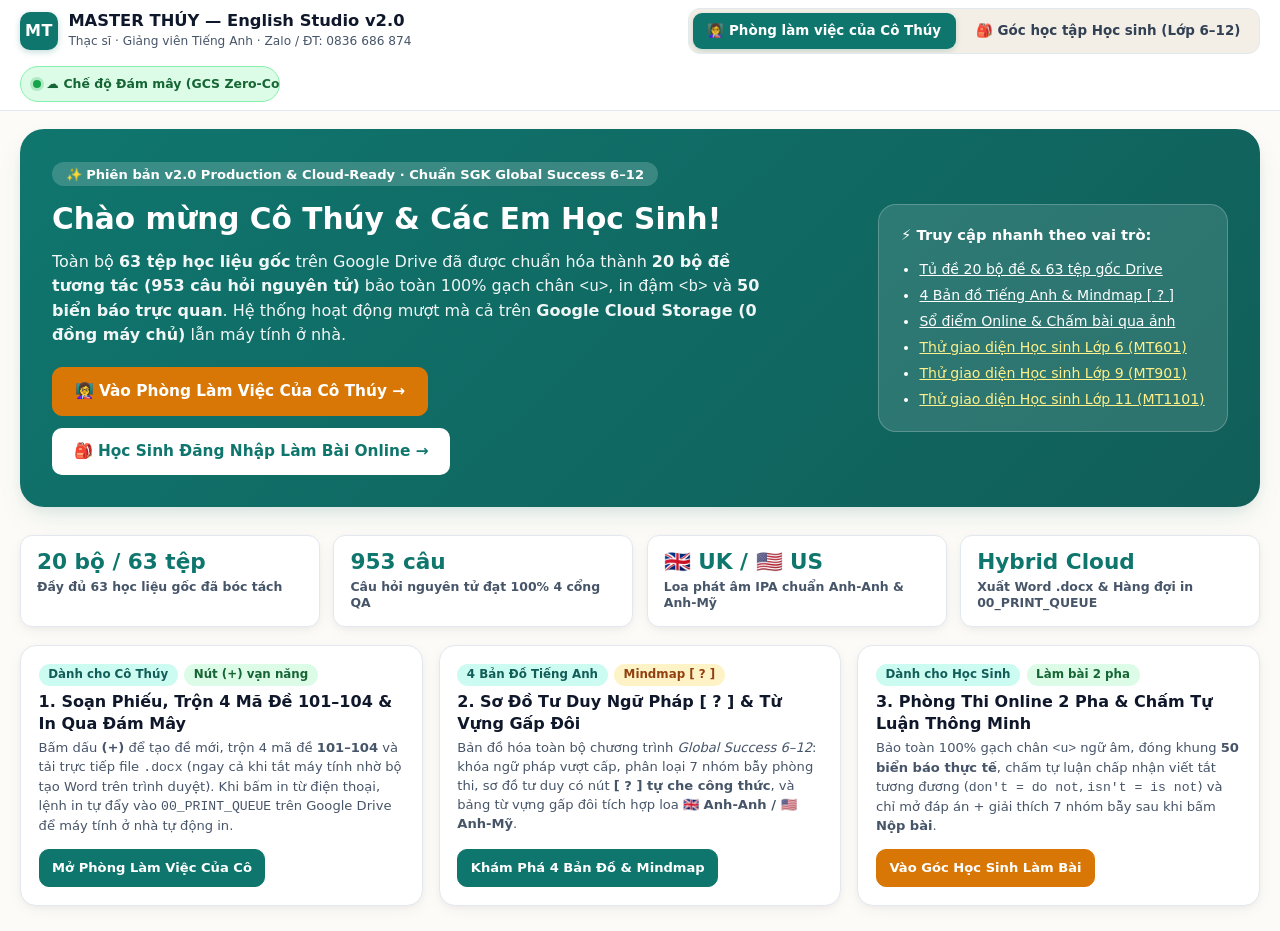
<file: public/index.html>
<!DOCTYPE html>
<html lang="vi">
<head>
  <meta charset="UTF-8" />
  <meta name="viewport" content="width=device-width, initial-scale=1.0" />
  <title>MASTER THÚY — English Studio v2.0 | Hệ Sinh Thái Soạn Đề & Dạy Học Tiếng Anh 6–12</title>
  <link rel="icon" href="./favicon.ico" />
  <link rel="stylesheet" href="./shared/css/studio.css" />
  <script src="./shared/js/hybrid-cloud-engine.js"></script>
</head>
<body>
  <!-- TOP NAVIGATION -->
  <header class="studio-topbar">
    <div class="brand-cluster">
      <div class="brand-monogram">MT</div>
      <div class="brand-titles">
        <h1>MASTER THÚY — English Studio v2.0</h1>
        <p>Thạc sĩ · Giảng viên Tiếng Anh · Zalo / ĐT: 0836 686 874</p>
      </div>
    </div>
    <div class="nav-pills">
      <a href="./teacher/index.html" class="nav-pill active">👩‍🏫 Phòng làm việc của Cô Thúy</a>
      <a href="./student/index.html" class="nav-pill">🎒 Góc học tập Học sinh (Lớp 6–12)</a>
    </div>
    <div class="printer-pill" id="hubPrinterStatus">
      <span class="printer-dot"></span>
      <span id="hubEnvText">Đang kiểm tra kết nối máy in & đám mây...</span>
    </div>
  </header>

  <main class="studio-container">
    <!-- HERO WELCOME CARD -->
    <section style="background: linear-gradient(135deg, #0f766e 0%, #115e59 100%); color: #fff; border-radius: 24px; padding: 2rem; margin-bottom: 1.75rem; box-shadow: var(--shadow-float);">
      <div style="display: flex; flex-wrap: wrap; justify-content: space-between; align-items: center; gap: 1.5rem;">
        <div style="max-width: 720px;">
          <span style="background: rgba(255,255,255,0.18); padding: 0.3rem 0.85rem; border-radius: 999px; font-size: 0.82rem; font-weight: 700;">
            ✨ Phiên bản v2.0 Production & Cloud-Ready · Chuẩn SGK Global Success 6–12
          </span>
          <h2 style="font-size: 1.85rem; margin: 0.75rem 0 0.5rem;">Chào mừng Cô Thúy & Các Em Học Sinh!</h2>
          <p style="margin: 0 0 1.25rem; opacity: 0.94; font-size: 1rem;">
            Toàn bộ <strong>63 tệp học liệu gốc</strong> trên Google Drive đã được chuẩn hóa thành <strong>20 bộ đề tương tác (953 câu hỏi nguyên tử)</strong> bảo toàn 100% gạch chân <code>&lt;u&gt;</code>, in đậm <code>&lt;b&gt;</code> và <strong>50 biển báo trực quan</strong>. Hệ thống hoạt động mượt mà cả trên <strong>Google Cloud Storage (0 đồng máy chủ)</strong> lẫn máy tính ở nhà.
          </p>
          <div style="display: flex; gap: 0.75rem; flex-wrap: wrap;">
            <a href="./teacher/index.html" class="btn btn-accent" style="padding: 0.75rem 1.35rem; font-size: 0.96rem;">
              👩‍🏫 Vào Phòng Làm Việc Của Cô Thúy →
            </a>
            <a href="./student/index.html" class="btn" style="padding: 0.75rem 1.35rem; font-size: 0.96rem; background: #fff; color: #0f766e; border: none;">
              🎒 Học Sinh Đăng Nhập Làm Bài Online →
            </a>
          </div>
        </div>

        <div style="background: rgba(255,255,255,0.12); border: 1px solid rgba(255,255,255,0.22); border-radius: 18px; padding: 1.2rem 1.4rem; min-width: 270px;">
          <div style="font-weight: 700; margin-bottom: 0.6rem; font-size: 0.92rem;">⚡ Truy cập nhanh theo vai trò:</div>
          <ul style="margin: 0; padding-left: 1.15rem; font-size: 0.88rem; line-height: 1.85;">
            <li><a href="./teacher/index.html#tab-library" style="color: #fff; text-decoration: underline;">Tủ đề 20 bộ đề & 63 tệp gốc Drive</a></li>
            <li><a href="./teacher/index.html#tab-maps" style="color: #fff; text-decoration: underline;">4 Bản đồ Tiếng Anh & Mindmap [ ? ]</a></li>
            <li><a href="./teacher/index.html#tab-live" style="color: #fff; text-decoration: underline;">Sổ điểm Online & Chấm bài qua ảnh</a></li>
            <li><a href="./student/index.html?demo=MT601" style="color: #fef08a; text-decoration: underline;">Thử giao diện Học sinh Lớp 6 (MT601)</a></li>
            <li><a href="./student/index.html?demo=MT901" style="color: #fef08a; text-decoration: underline;">Thử giao diện Học sinh Lớp 9 (MT901)</a></li>
            <li><a href="./student/index.html?demo=MT1101" style="color: #fef08a; text-decoration: underline;">Thử giao diện Học sinh Lớp 11 (MT1101)</a></li>
          </ul>
        </div>
      </div>
    </section>

    <!-- KPI SUMMARY -->
    <div class="kpi-grid">
      <div class="kpi-card">
        <div class="kpi-num" id="kpiCatalogCount">20 bộ / 63 tệp</div>
        <div class="kpi-label">Đầy đủ 63 học liệu gốc đã bóc tách</div>
      </div>
      <div class="kpi-card">
        <div class="kpi-num" id="kpiQuestionCount">953 câu</div>
        <div class="kpi-label">Câu hỏi nguyên tử đạt 100% 4 cổng QA</div>
      </div>
      <div class="kpi-card">
        <div class="kpi-num">🇬🇧 UK / 🇺🇸 US</div>
        <div class="kpi-label">Loa phát âm IPA chuẩn Anh-Anh & Anh-Mỹ</div>
      </div>
      <div class="kpi-card">
        <div class="kpi-num">Hybrid Cloud</div>
        <div class="kpi-label">Xuất Word .docx & Hàng đợi in 00_PRINT_QUEUE</div>
      </div>
    </div>

    <!-- 3 CORE PILLARS -->
    <div class="card-grid">
      <div class="ws-card">
        <div>
          <div class="ws-badges">
            <span class="badge badge-grade">Dành cho Cô Thúy</span>
            <span class="badge badge-ready">Nút (+) vạn năng</span>
          </div>
          <h3 class="ws-title">1. Soạn Phiếu, Trộn 4 Mã Đề 101–104 & In Qua Đám Mây</h3>
          <p class="ws-meta">
            Bấm dấu <strong>(+)</strong> để tạo đề mới, trộn 4 mã đề <strong>101–104</strong> và tải trực tiếp file <code>.docx</code> (ngay cả khi tắt máy tính nhờ bộ tạo Word trên trình duyệt). Khi bấm in từ điện thoại, lệnh in tự đẩy vào <code>00_PRINT_QUEUE</code> trên Google Drive để máy tính ở nhà tự động in.
          </p>
        </div>
        <div class="btn-row">
          <a href="./teacher/index.html" class="btn btn-primary">Mở Phòng Làm Việc Của Cô</a>
        </div>
      </div>

      <div class="ws-card">
        <div>
          <div class="ws-badges">
            <span class="badge badge-grade">4 Bản Đồ Tiếng Anh</span>
            <span class="badge badge-preview">Mindmap [ ? ]</span>
          </div>
          <h3 class="ws-title">2. Sơ Đồ Tư Duy Ngữ Pháp [ ? ] & Từ Vựng Gấp Đôi</h3>
          <p class="ws-meta">
            Bản đồ hóa toàn bộ chương trình <em>Global Success 6–12</em>: khóa ngữ pháp vượt cấp, phân loại 7 nhóm bẫy phòng thi, sơ đồ tư duy có nút <strong>[ ? ] tự che công thức</strong>, và bảng từ vựng gấp đôi tích hợp loa <strong>🇬🇧 Anh-Anh / 🇺🇸 Anh-Mỹ</strong>.
          </p>
        </div>
        <div class="btn-row">
          <a href="./teacher/index.html#tab-maps" class="btn btn-primary">Khám Phá 4 Bản Đồ & Mindmap</a>
        </div>
      </div>

      <div class="ws-card">
        <div>
          <div class="ws-badges">
            <span class="badge badge-grade">Dành cho Học Sinh</span>
            <span class="badge badge-ready">Làm bài 2 pha</span>
          </div>
          <h3 class="ws-title">3. Phòng Thi Online 2 Pha & Chấm Tự Luận Thông Minh</h3>
          <p class="ws-meta">
            Bảo toàn 100% gạch chân <code>&lt;u&gt;</code> ngữ âm, đóng khung <strong>50 biển báo thực tế</strong>, chấm tự luận chấp nhận viết tắt tương đương (<code>don't = do not</code>, <code>isn't = is not</code>) và chỉ mở đáp án + giải thích 7 nhóm bẫy sau khi bấm <strong>Nộp bài</strong>.
          </p>
        </div>
        <div class="btn-row">
          <a href="./student/index.html" class="btn btn-accent">Vào Góc Học Sinh Làm Bài</a>
        </div>
      </div>
    </div>
  </main>

  <script>
    window.addEventListener('DOMContentLoaded', async () => {
      const mode = await window.MT_HYBRID.detectEnvironment();
      const envEl = document.getElementById('hubEnvText');
      if (mode === 'LOCAL_BRIDGE') {
        envEl.textContent = '🟢 Máy tính ở nhà & Trạm máy in: Đang trực tuyến (Local Bridge)';
      } else {
        envEl.textContent = '☁️ Chế độ Đám mây (GCS Zero-Cost): Tự động lưu lệnh in vào 00_PRINT_QUEUE';
      }

      fetch('./shards/qa-verification-report.json')
        .then(r => r.ok ? r.json() : null)
        .then(data => {
          if (data && data.total_questions_checked) {
            document.getElementById('kpiQuestionCount').textContent = data.total_questions_checked + ' câu';
          }
        })
        .catch(() => {});
    });
  </script>
</body>
</html>
</file>
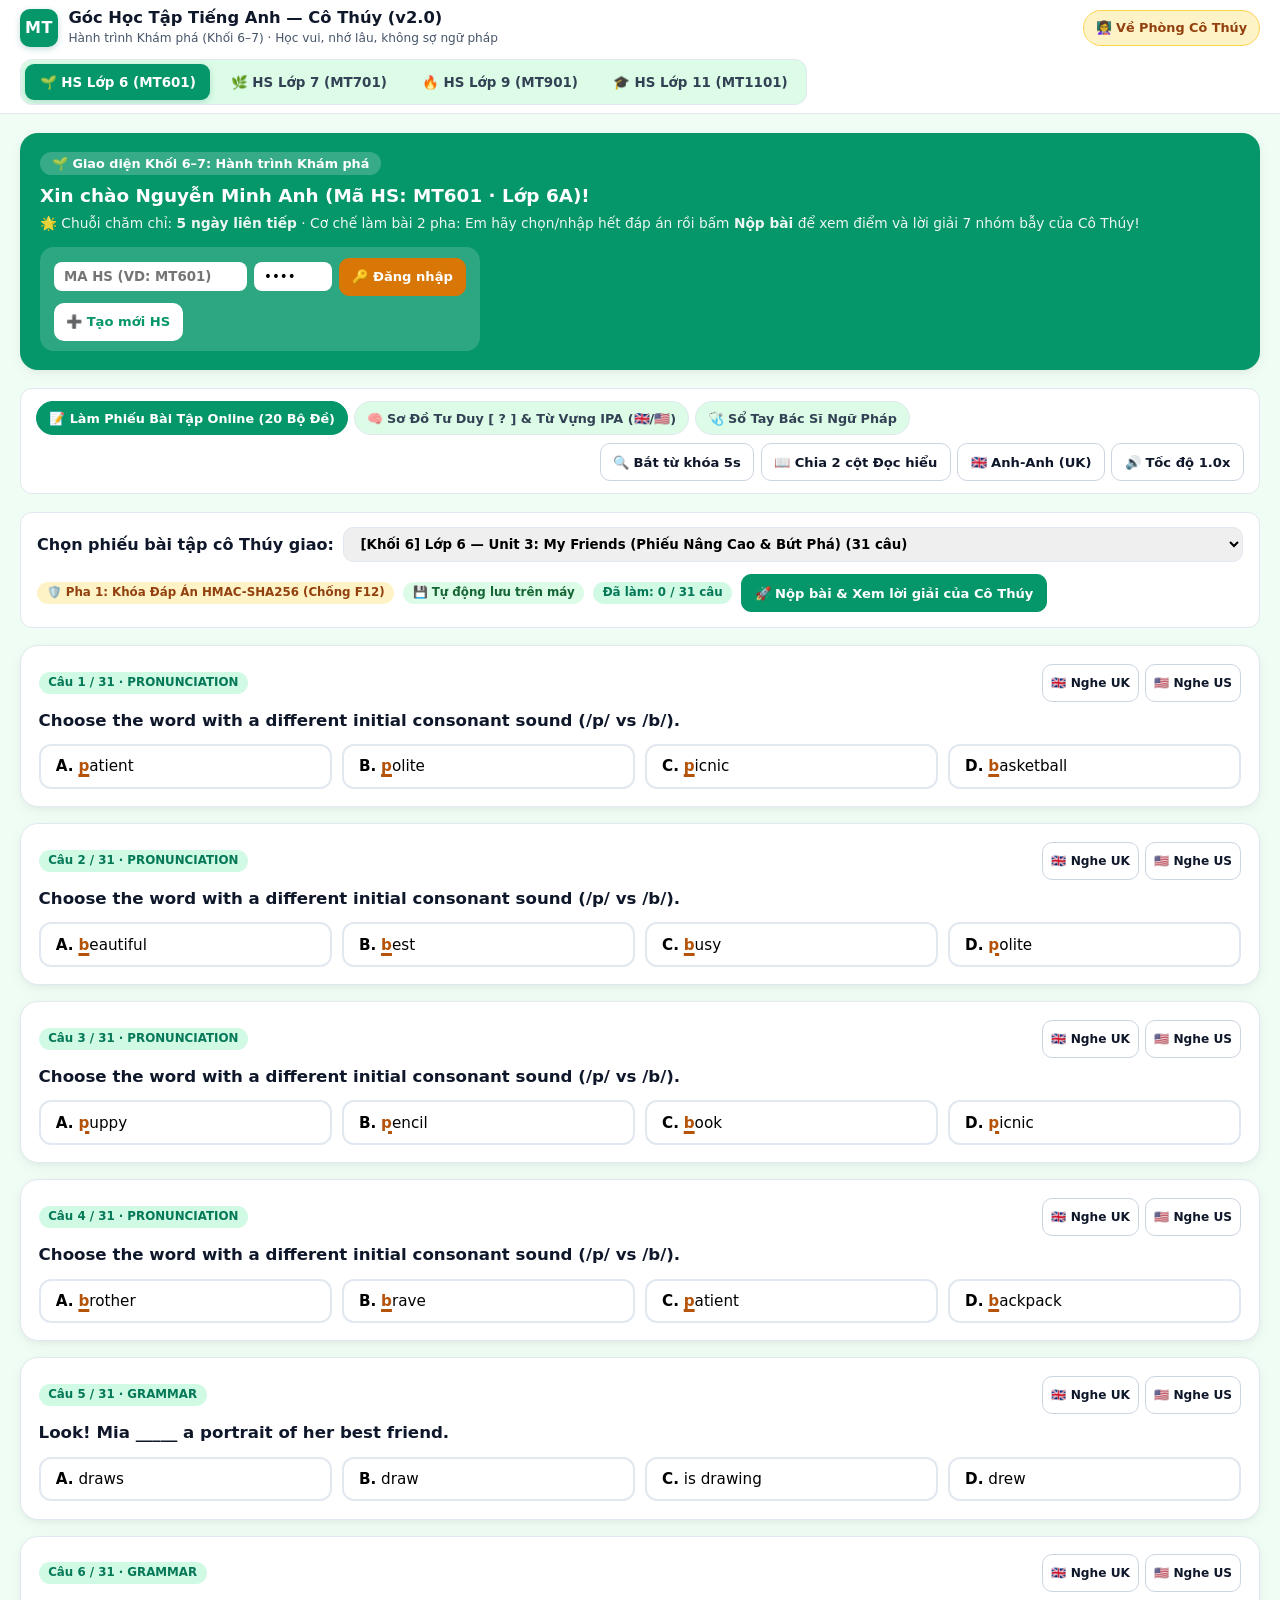
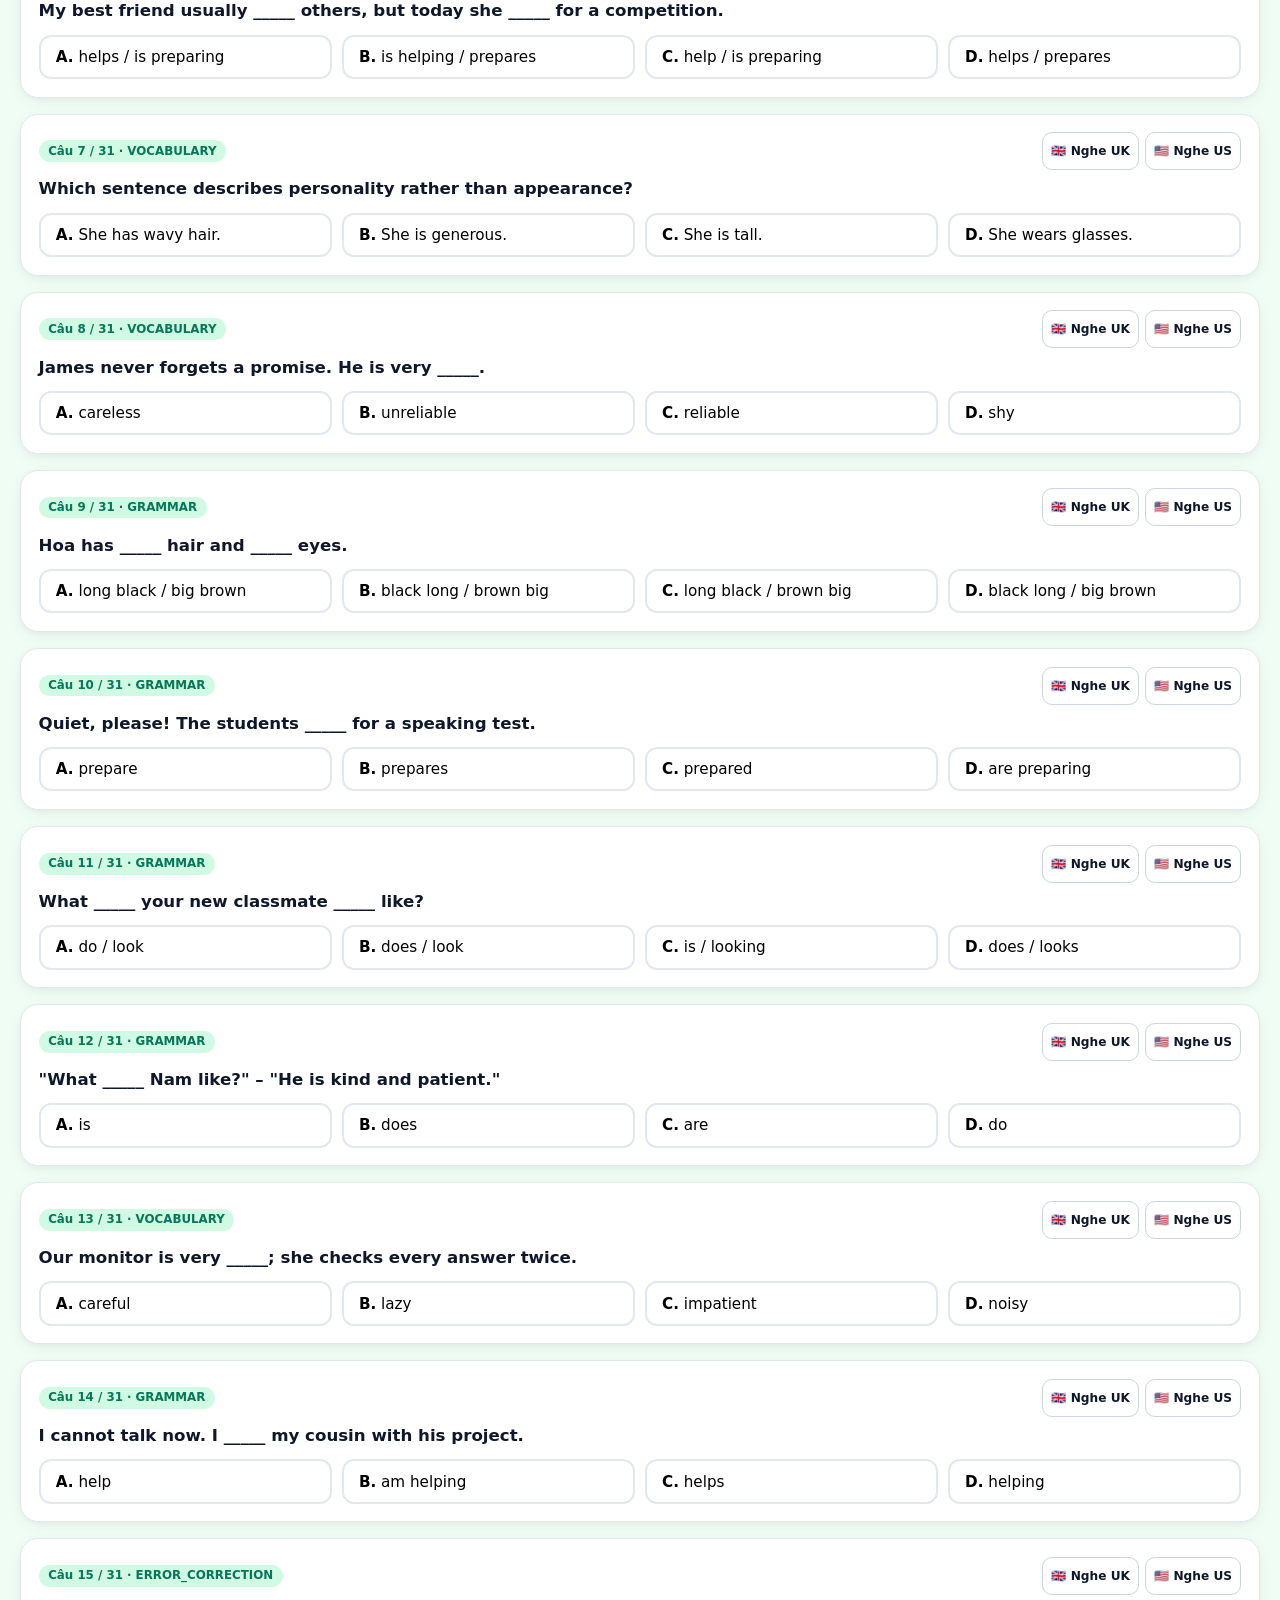
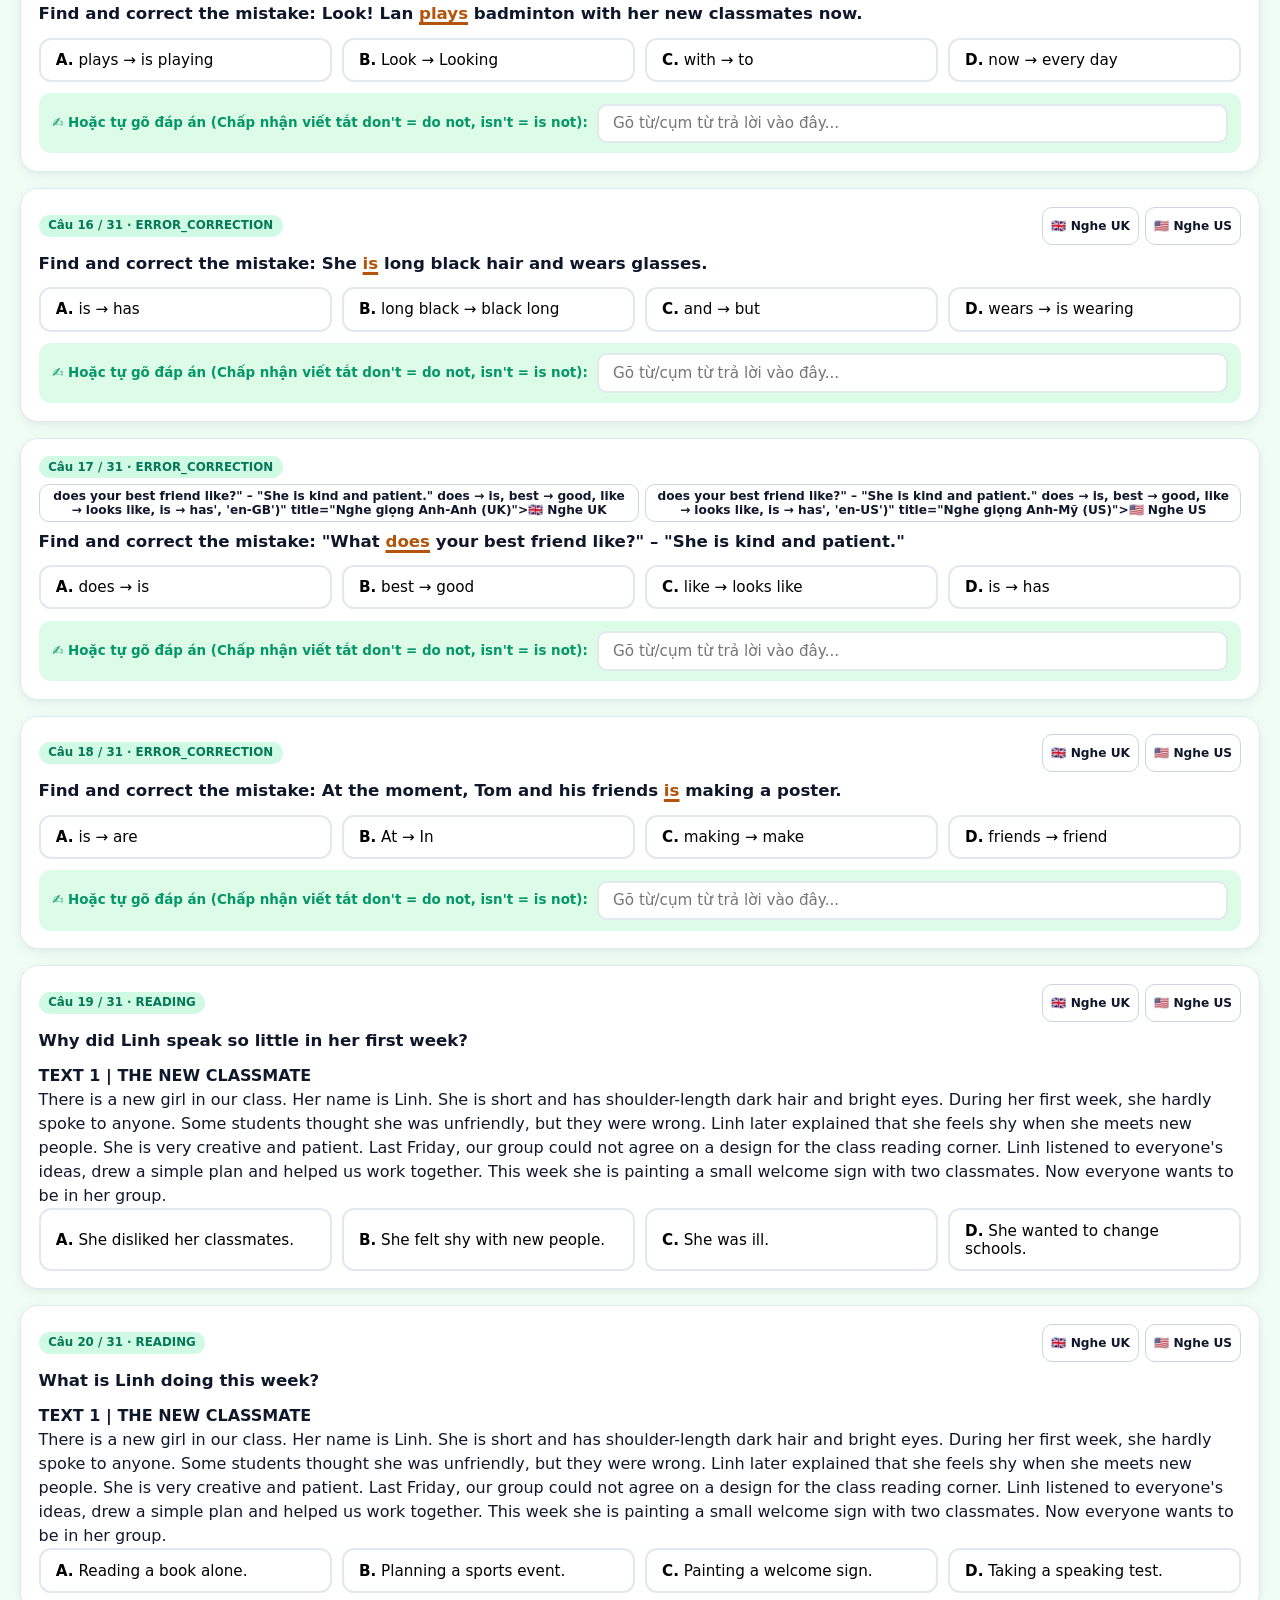
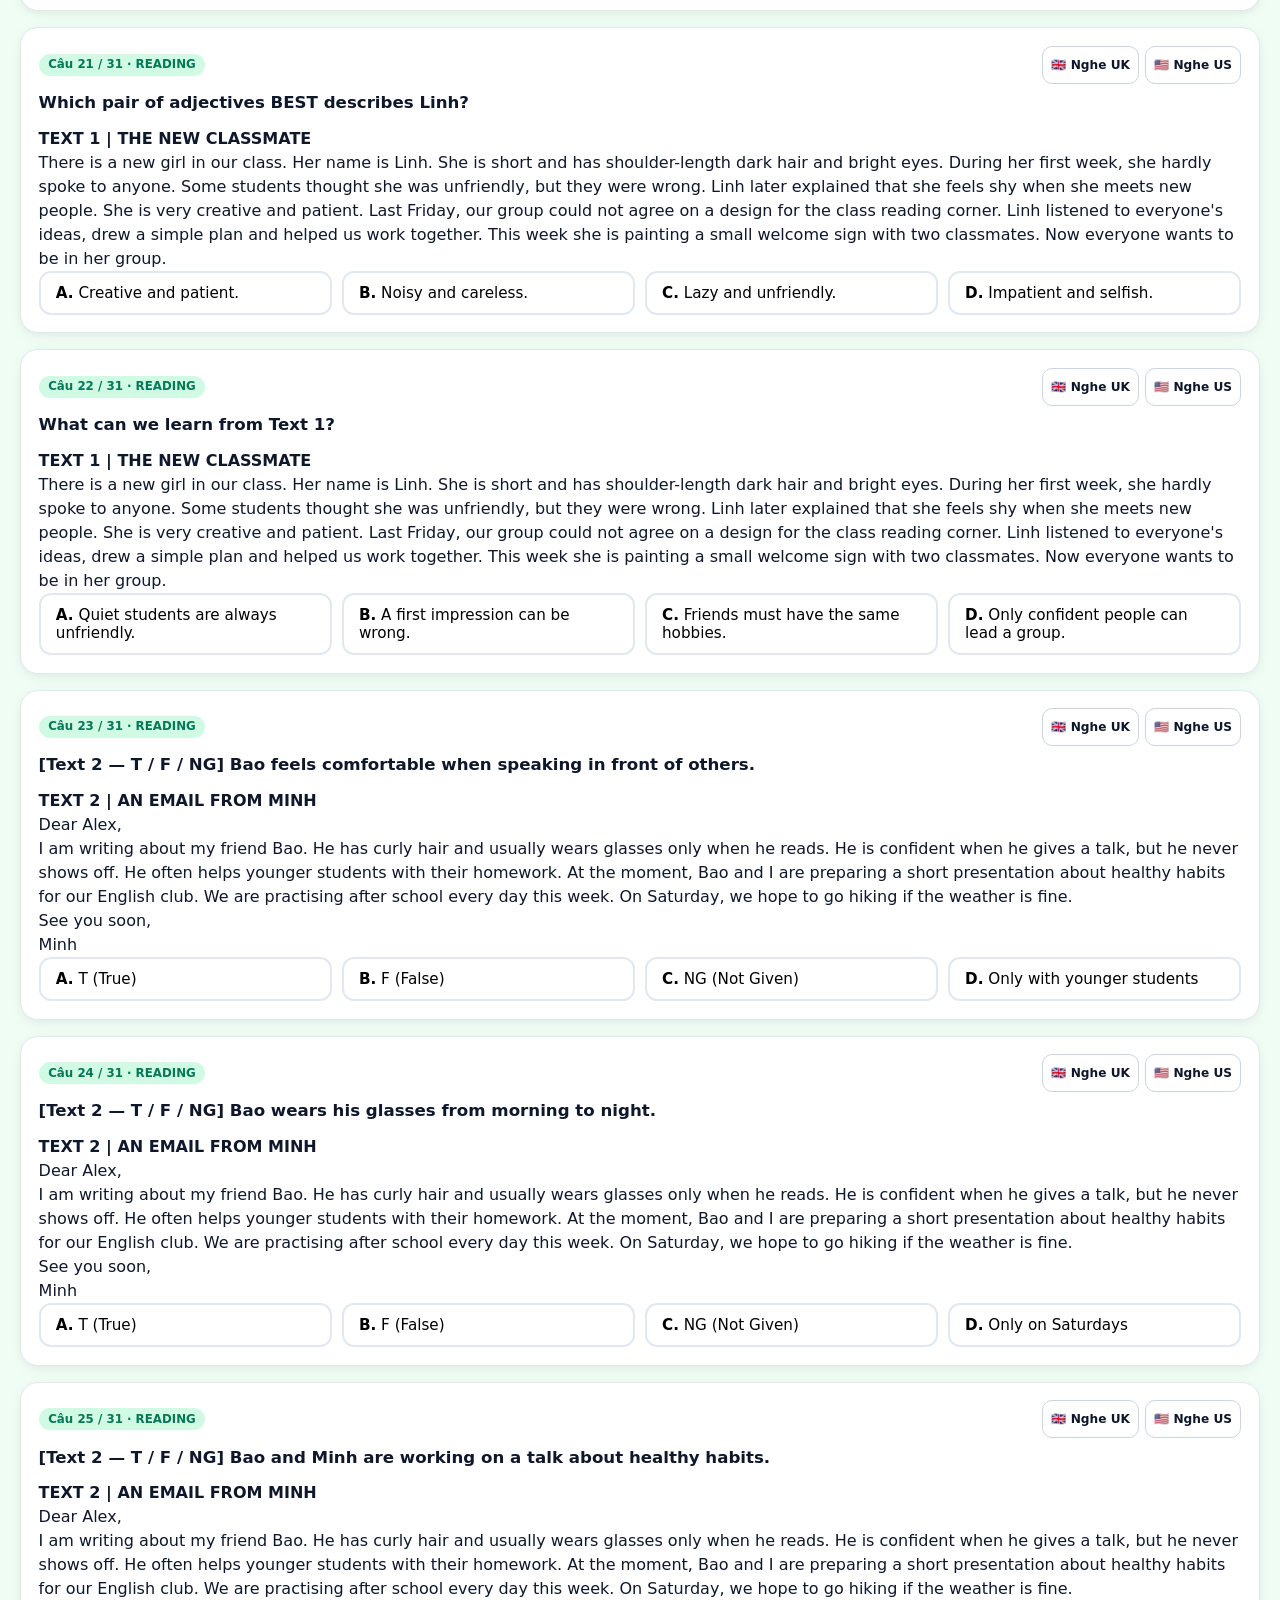
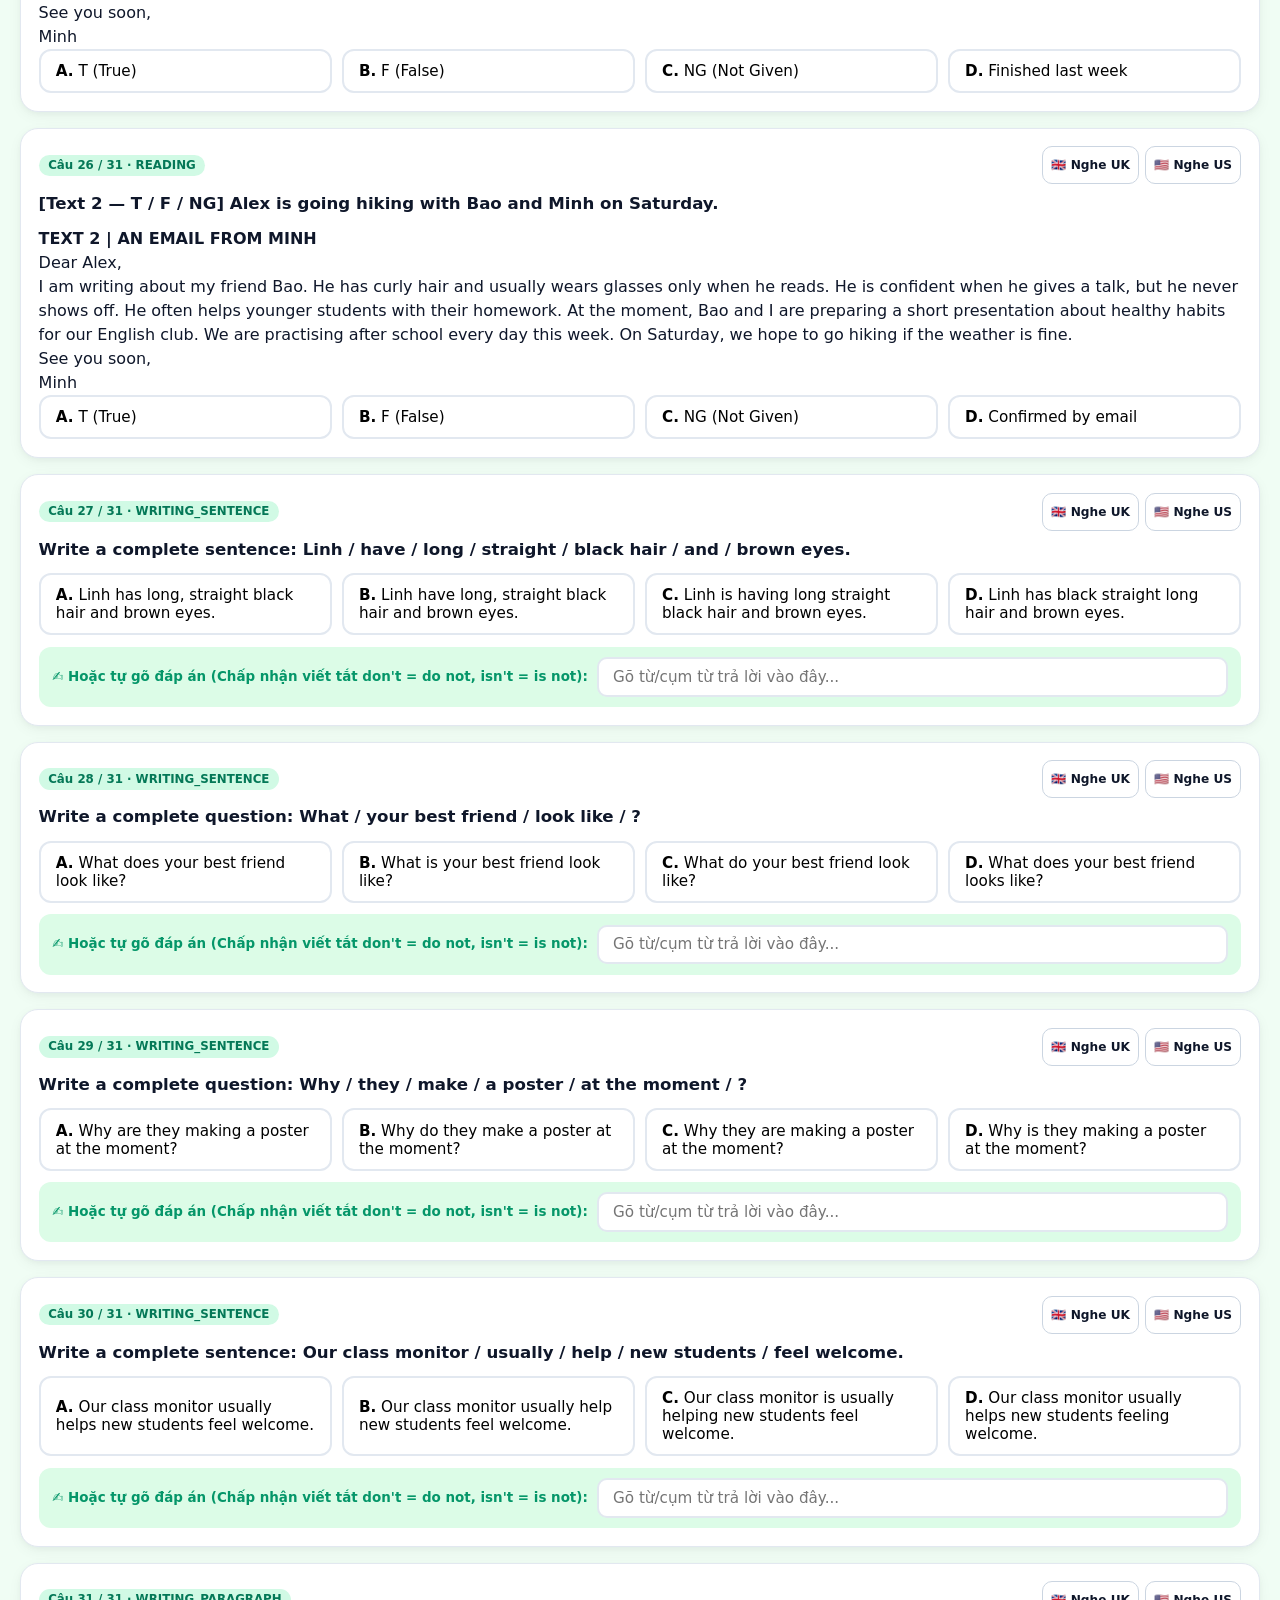
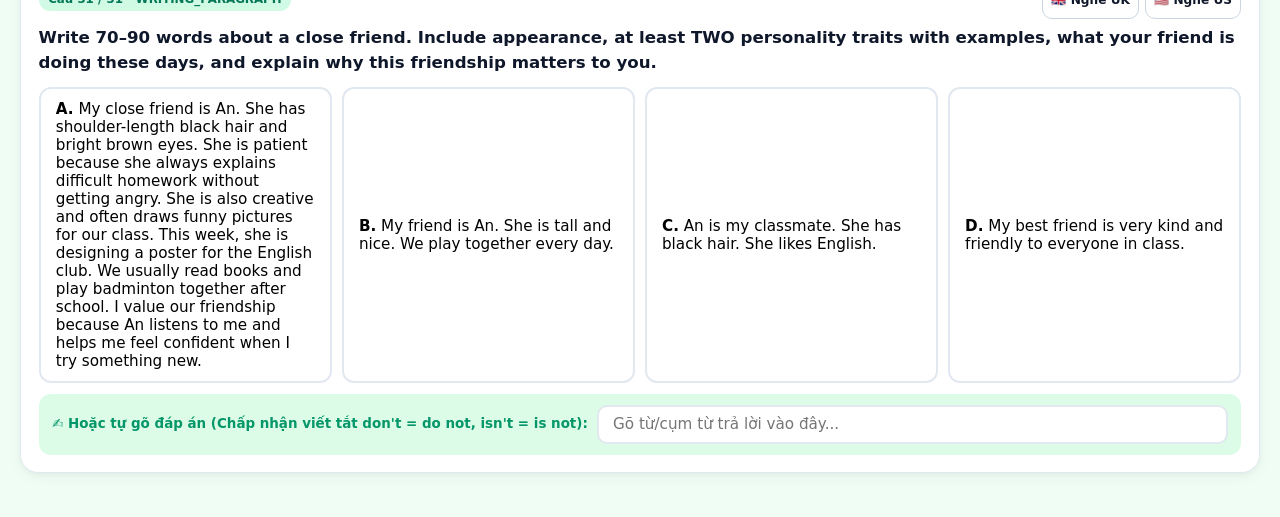
<file: public/student/index.html>
<!DOCTYPE html>
<html lang="vi">
<head>
  <meta charset="UTF-8" />
  <meta name="viewport" content="width=device-width, initial-scale=1.0" />
  <title>Góc Học Tập Học Sinh | MASTER THÚY — English Studio v2.0</title>
  <link rel="icon" href="../favicon.ico" />
  <link rel="stylesheet" href="../shared/css/studio.css" />
  <script src="../shared/js/hybrid-cloud-engine.js"></script>
</head>
<body class="theme-explorer-g6-g7" id="studentBody">
  <!-- TOP NAVIGATION -->
  <header class="studio-topbar">
    <div class="topbar-main-row">
      <div class="brand-cluster">
        <a href="../index.html" class="brand-monogram" title="Về trang chủ">MT</a>
        <div class="brand-titles">
          <h1 id="studentPortalHeaderTitle">Góc Học Tập Tiếng Anh — Cô Thúy (v2.0)</h1>
          <p id="studentPsychologySubtitle">Hành trình Khám phá (Khối 6–7) · Học vui, nhớ lâu, không sợ ngữ pháp</p>
        </div>
      </div>

      <div class="topbar-actions-cluster">
        <a href="../teacher/index.html" class="nav-pill-student-portal">👩‍🏫 Về Phòng Cô Thúy</a>
      </div>
    </div>

    <!-- QUICK DEMO STUDENT SWITCHER (SO USER/TEACHER CAN TEST ALL 3 AGE THEMES IN 1 CLICK) -->
    <div class="nav-pills">
      <button class="nav-pill active" id="demoBtn6" onclick="loginAsStudent('MT601', 'Nguyễn Minh Anh', 6, 'Lớp 6A - Khám Phá')">🌱 HS Lớp 6 (MT601)</button>
      <button class="nav-pill" id="demoBtn7" onclick="loginAsStudent('MT701', 'Trần Hoàng Nam', 7, 'Lớp 7B - Vững Gốc')">🌿 HS Lớp 7 (MT701)</button>
      <button class="nav-pill" id="demoBtn9" onclick="loginAsStudent('MT901', 'Lê Bảo Ngọc', 9, 'Lớp 9A - Săn 9-10 Vào 10')">🔥 HS Lớp 9 (MT901)</button>
      <button class="nav-pill" id="demoBtn11" onclick="loginAsStudent('MT1101', 'Phạm Quốc Khánh', 11, 'Lớp 11A - Học Thuật THPT')">🎓 HS Lớp 11 (MT1101)</button>
    </div>
  </header>

  <main class="studio-container">
    <!-- STUDENT PROFILE & AGE-ADAPTED BANNER -->
    <section id="studentHeroBanner" style="background: var(--primary); color: #fff; border-radius: var(--radius-lg); padding: 1.15rem 1.25rem; margin-bottom: 1.15rem; box-shadow: var(--shadow-soft);">
      <div style="display:flex; justify-content:space-between; align-items:center; flex-wrap:wrap; gap:0.85rem;">
        <div>
          <span id="ageBadgeText" style="background:rgba(255,255,255,0.2); padding:0.25rem 0.75rem; border-radius:999px; font-size:0.8rem; font-weight:700;">
            🌱 Giao diện Khối 6–7: Hành trình Khám phá
          </span>
          <h2 style="margin:0.45rem 0 0.2rem; font-size:1.15rem;" id="studentWelcomeName">Xin chào Nguyễn Minh Anh (Mã HS: MT601 · Lớp 6A)!</h2>
          <p style="margin:0; opacity:0.92; font-size:0.86rem;" id="studentMascotCheer">
            🌟 Chuỗi chăm chỉ: <strong>5 ngày liên tiếp</strong> · Cơ chế làm bài 2 pha: Em hãy chọn/nhập hết đáp án rồi bấm <strong>Nộp bài</strong> để xem điểm và lời giải 7 nhóm bẫy của Cô Thúy!
          </p>
        </div>

        <!-- STUDENT LOGIN / REGISTER BOX -->
        <div style="background:rgba(255,255,255,0.16); padding:0.65rem 0.85rem; border-radius:14px; display:flex; gap:0.45rem; align-items:center; flex-wrap:wrap; width:100%; max-width:440px;">
          <input type="text" id="loginCodeInput" placeholder="Mã HS (VD: MT601)" style="flex:1 1 110px; min-width:95px; padding:0.45rem 0.65rem; border-radius:8px; border:none; font-weight:700; text-transform:uppercase;" onkeydown="if(event.key==='Enter') handleManualLogin()" />
          <input type="password" id="loginPinInput" placeholder="PIN (1234)" value="1234" style="width:78px; padding:0.45rem 0.65rem; border-radius:8px; border:none;" onkeydown="if(event.key==='Enter') handleManualLogin()" />
          <button class="btn btn-accent" onclick="handleManualLogin()">🔑 Đăng nhập</button>
          <button class="btn" style="background:#fff; color:var(--primary); border:none; font-weight:700;" onclick="openStudentRegisterModal()">➕ Tạo mới HS</button>
        </div>
      </div>
    </section>

    <!-- STUDENT TABS -->
    <div class="filter-bar">
      <div class="grade-pills-scroll">
        <button class="grade-tab active" onclick="switchStudentSection('sec-exam', this)">📝 Làm Phiếu Bài Tập Online (20 Bộ Đề)</button>
        <button class="grade-tab" onclick="switchStudentSection('sec-mindmap-student', this)">🧠 Sơ Đồ Tư Duy [ ? ] & Từ Vựng IPA (🇬🇧/🇺🇸)</button>
        <button class="grade-tab" onclick="switchStudentSection('sec-doctor', this)">🩺 Sổ Tay Bác Sĩ Ngữ Pháp</button>
      </div>

      <!-- AGE-SPECIFIC POWER TOOLS IN TOOLBAR -->
      <div style="margin-left:auto; display:flex; gap:0.4rem; flex-wrap:wrap;">
        <button class="btn" id="signalXrayBtn" onclick="toggleSignalXray()">🔍 Bắt từ khóa 5s</button>
        <button class="btn" id="splitReadingBtn" onclick="toggleSplitReadingLayout()">📖 Chia 2 cột Đọc hiểu</button>
        <button class="btn" id="studentAccentBtn" onclick="toggleStudentAccent()">🇬🇧 Anh-Anh (UK)</button>
        <button class="btn" id="studentSlowAudioBtn" onclick="toggleStudentSlowAudio()">🔊 Tốc độ 1.0x</button>
      </div>
    </div>

    <!-- ====================================================================
         SECTION 1: INTERACTIVE 2-PHASE EXAM PLAYER (OFFLINE-FIRST AUTO-SAVE)
         ==================================================================== -->
    <section id="sec-exam" class="tab-section active">
      <div style="background:#fff; border:1px solid var(--border); border-radius:var(--radius-md); padding:0.9rem 1rem; margin-bottom:1.1rem; display:flex; justify-content:space-between; align-items:center; flex-wrap:wrap; gap:0.75rem;">
        <div style="display:flex; align-items:center; gap:0.6rem; flex-wrap:wrap; flex:1 1 260px; min-width:0;">
          <strong>Chọn phiếu bài tập cô Thúy giao:</strong>
          <select id="studentWorksheetSelect" onchange="loadStudentWorksheet(this.value)" style="flex:1 1 220px; width:100%; max-width:100%; padding:0.5rem 0.75rem; border-radius:10px; border:1px solid var(--border); font-weight:700;"></select>
        </div>
        <div style="display:flex; align-items:center; gap:0.55rem; flex-wrap:wrap;">
          <span class="badge badge-preview" id="examPhaseBadge">⏳ Pha 1: Đang làm bài (Ẩn đáp án)</span>
          <span class="badge badge-ready" id="autoSaveBadge">💾 Tự động lưu trên máy</span>
          <span class="badge badge-grade" id="progressCounterBadge">Đã làm: 0 / 0 câu</span>
          <button class="btn btn-primary" onclick="submitStudentExam()">🚀 Nộp bài & Xem lời giải của Cô Thúy</button>
        </div>
      </div>

      <!-- SCORE & FEEDBACK BANNER AFTER SUBMIT (PHASE 2) -->
      <div id="studentScoreBanner" style="display:none; background:#ecfdf5; border:2px solid #10b981; border-radius:18px; padding:1.25rem; margin-bottom:1.25rem;"></div>

      <!-- SPLIT-SCREEN OR SINGLE-COLUMN EXAM STAGE -->
      <div class="exam-split-layout" id="examSplitContainer">
        <!-- LEFT STICKY READING PANE (VISIBLE IN SPLIT MODE FOR GRADES 10-12) -->
        <aside class="reading-sticky-pane" id="readingStickyPane" style="display:none;">
          <span class="badge badge-grade">📖 Bài Đọc Hiểu / Ngữ Cảnh Trọng Tâm (Cố định cột trái)</span>
          <h3 style="margin:0.5rem 0;">Reading Passage & Grammar Context</h3>
          <p style="font-size:0.95rem; line-height:1.7;">
            In modern education, mastering English is not just about memorizing isolated rules—it is about recognizing <strong>context signals</strong> and communicating ideas clearly. While younger learners build habits through daily routines (<em>every day, usually, at the moment</em>), high school students analyze how clauses connect, how passive and causative structures shift focus (<em>have something done</em>), and how academic vocabulary conveys precise meaning.
          </p>
          <div style="background:var(--bg-subtle); padding:0.85rem; border-radius:10px; font-size:0.86rem;">
            💡 <strong>Mẹo làm bài Đọc hiểu Khối 10–12 của Cô Thúy:</strong><br/>
            Giữ nguyên đoạn văn ở cột trái, mắt dò từ khóa câu hỏi ở cột phải để không phải cuộn trang lên xuống!
          </div>
        </aside>

        <!-- QUESTIONS LIST -->
        <div id="studentQuestionsContainer"></div>
      </div>
    </section>

    <!-- ====================================================================
         SECTION 2: STUDENT MINDMAP [ ? ] SELF-CHECK & FOLDABLE IPA WORDLIST
         ==================================================================== -->
    <section id="sec-mindmap-student" class="tab-section">
      <div class="mindmap-stage">
        <div class="mindmap-center-banner">
          <div>
            <h3 style="margin:0;">🧠 Sơ Đồ Tư Duy Ngữ Pháp — Tự Bấm Mở Ô [ ? ] Để Nhớ Bài Ngay Tại Lớp</h3>
            <p style="margin:0.2rem 0 0; font-size:0.86rem; opacity:0.92;">Em hãy tự nhẩm công thức trong đầu trước khi bấm vào ô màu vàng <strong>[ ? ]</strong> nhé!</p>
          </div>
          <select id="studentMmSelect" onchange="renderStudentMindmap()" style="padding:0.5rem 0.85rem; border-radius:10px; border:none; font-weight:700;"></select>
        </div>
        <div id="studentMindmapBody"></div>
      </div>

      <!-- STUDENT FOLDABLE 2-COLUMN IPA WORDLIST WITH UK/US SPEAKERS -->
      <div style="background:#fff; border:1px solid var(--border); border-radius:18px; padding:1.3rem;">
        <div style="display:flex; justify-content:space-between; align-items:center; flex-wrap:wrap; gap:0.8rem; margin-bottom:1rem;">
          <div>
            <h3 style="margin:0;">📄 Bảng Từ Vựng Gấp Đôi Tự Dò Nghĩa & Luyện Phát Âm IPA (🇬🇧 Anh-Anh / 🇺🇸 Anh-Mỹ)</h3>
            <p style="margin:0.2rem 0 0; font-size:0.86rem; color:var(--text-muted);">Bấm nút "Gấp cột nghĩa Tiếng Việt" để tự kiểm tra trí nhớ từ vựng!</p>
          </div>
          <button class="btn btn-primary" onclick="document.querySelectorAll('#studentVocabGrid .foldable-sheet').forEach(el=>el.classList.toggle('folded'))">
            📄 Gấp / Mở cột nghĩa Tiếng Việt
          </button>
        </div>
        <div id="studentVocabGrid" class="card-grid"></div>
      </div>
    </section>

    <!-- ====================================================================
         SECTION 3: BÁC SĨ NGỮ PHÁP (PERSONALIZED MISTAKE NOTEBOOK)
         ==================================================================== -->
    <section id="sec-doctor" class="tab-section">
      <div style="background:#fff; border:1px solid var(--border); border-radius:18px; padding:1.35rem;">
        <h3 style="margin-top:0;">🩺 Sổ Tay "Bác Sĩ Ngữ Pháp" Của Riêng Em</h3>
        <p style="color:var(--text-muted); font-size:0.9rem;">
          Mỗi khi em làm sai một câu khi bấm Nộp bài, Bác sĩ Ngữ pháp sẽ tự động ghi lại <strong>Mẹo 5 giây của Cô Thúy</strong> theo đúng 7 nhóm bẫy phòng thi để em không bao giờ mắc lại bẫy đó nữa!
        </p>
        <div id="grammarDoctorList" class="card-grid"></div>
      </div>
    </section>
  </main>

  <!-- STUDENT REGISTRATION MODAL -->
  <div class="modal-backdrop" id="studentRegModalBackdrop" onclick="if(event.target===this) closeStudentRegisterModal()">
    <div class="modal-box" style="max-width:520px;">
      <div class="modal-header">
        <h3 style="margin:0;">👩‍🎓 Tạo Tài Khoản Học Sinh Mới — Lớp Cô Thúy</h3>
        <button class="btn" onclick="closeStudentRegisterModal()">✕ Đóng</button>
      </div>
      <div class="modal-body">
        <p style="margin-top:0; font-size:0.9rem; color:var(--text-muted);">
          Em hãy điền Họ và tên, chọn Khối lớp và đặt mã PIN (mặc định <code>1234</code>). Hệ thống sẽ cấp Mã Học Sinh để em làm bài và lưu điểm vào Sổ điểm của Cô Thúy!
        </p>
        <div style="display:grid; gap:0.75rem;">
          <label style="font-weight:700; font-size:0.88rem;">
            1. Họ và tên đầy đủ của em:
            <input id="regStuFullName" type="text" placeholder="VD: Nguyễn Minh Khôi" style="width:100%; margin-top:0.3rem; padding:0.55rem 0.75rem; border-radius:10px; border:1px solid var(--border); font-size:0.95rem;" />
          </label>
          <div style="display:grid; grid-template-columns: 1fr 1fr; gap:0.65rem;">
            <label style="font-weight:700; font-size:0.88rem;">
              2. Chọn Khối lớp:
              <select id="regStuGrade" onchange="document.getElementById('regStuClass').value='Lớp ' + this.value + 'A'" style="width:100%; margin-top:0.3rem; padding:0.55rem; border-radius:10px; border:1px solid var(--border); font-weight:600;">
                <option value="6">Khối 6 (Khám Phá)</option>
                <option value="7">Khối 7 (Vững Gốc)</option>
                <option value="8">Khối 8 (Bứt Phá)</option>
                <option value="9">Khối 9 (Luyện Thi Vào 10)</option>
                <option value="10">Khối 10 (THPT)</option>
                <option value="11">Khối 11 (THPT)</option>
                <option value="12">Khối 12 (Tốt Nghiệp THPT)</option>
              </select>
            </label>
            <label style="font-weight:700; font-size:0.88rem;">
              3. Tên Lớp:
              <input id="regStuClass" type="text" value="Lớp 6A" style="width:100%; margin-top:0.3rem; padding:0.55rem; border-radius:10px; border:1px solid var(--border);" />
            </label>
          </div>
          <div style="display:grid; grid-template-columns: 1fr 1fr; gap:0.65rem;">
            <label style="font-weight:700; font-size:0.88rem;">
              4. Mã HS tự chọn (hoặc để trống):
              <input id="regStuCode" type="text" placeholder="Tự động cấp (VD: MT602)" style="width:100%; margin-top:0.3rem; padding:0.55rem; border-radius:10px; border:1px solid var(--border); text-transform:uppercase;" />
            </label>
            <label style="font-weight:700; font-size:0.88rem;">
              5. Mã PIN đăng nhập:
              <input id="regStuPin" type="text" value="1234" style="width:100%; margin-top:0.3rem; padding:0.55rem; border-radius:10px; border:1px solid var(--border);" />
            </label>
          </div>
          <div style="display:flex; justify-content:flex-end; gap:0.6rem; margin-top:0.5rem;">
            <button class="btn" onclick="closeStudentRegisterModal()">Hủy</button>
            <button class="btn btn-primary" onclick="submitNewStudentRegistration()">🚀 Tạo Tài Khoản & Đăng Nhập Ngay</button>
          </div>
        </div>
      </div>
    </div>
  </div>

  <script>
    let currentStudent = {
      code: 'MT601',
      name: 'Nguyễn Minh Anh',
      grade: 6,
      className: 'Lớp 6A - Khám Phá'
    };
    let catalogList = [];
    let currentWorksheet = null;
    let currentQuestions = [];
    let studentMcqAnswers = {};     // { question_id: optionIndex }
    let studentWrittenAnswers = {}; // { question_id: string }
    let isSubmitted = false;        // STRICT 2-PHASE LOCK: false = Phase 1, true = Phase 2
    let signalXrayActive = false;
    let splitReadingActive = false;
    let map1Data = [];
    let map2TrapLookup = {};
    let map3Data = [];

    function toRelativeShardUrl(shardPath) {
      if (!shardPath) return '';
      return `../${shardPath.replace(/^\/+/, '')}`;
    }

    async function initStudentPortal() {
      await window.MT_HYBRID.detectEnvironment();

      const params = new URLSearchParams(window.location.search);
      const demoCode = params.get('demo');
      const requestedWs = params.get('ws');
      const requestedGrade = params.get('grade');

      const savedSession = JSON.parse(localStorage.getItem('mt_active_student_session_v2') || 'null');
      if (demoCode) {
        const authRes = await window.MT_HYBRID.authenticateStudent(demoCode, '');
        if (authRes.ok && authRes.student) {
          const st = authRes.student;
          loginAsStudent(st.student_code, st.full_name, st.grade, st.class_name);
        }
      } else if (savedSession && savedSession.code) {
        loginAsStudent(savedSession.code, savedSession.name, savedSession.grade, savedSession.className);
      } else if (requestedGrade && Number(requestedGrade) >= 10) {
        loginAsStudent('MT1101', 'Phạm Quốc Khánh', Number(requestedGrade), `Lớp ${requestedGrade}A - THPT`);
      } else if (requestedGrade && Number(requestedGrade) >= 8) {
        loginAsStudent('MT901', 'Lê Bảo Ngọc', Number(requestedGrade), `Lớp ${requestedGrade}A - Bứt Phá`);
      }

      try {
        const [catRes, m1Res, m2Res, m3Res] = await Promise.all([
          fetch('../shards/worksheets-catalog.json').then(r => r.json()),
          fetch('../shards/maps/map1-curriculum-g6-g12.json').then(r => r.json()),
          fetch('../shards/maps/map2-traps-and-levels.json').then(r => r.json()),
          fetch('../shards/maps/map3-grammar-mindmaps.json').then(r => r.json())
        ]);
        const baseCat = catRes.curated_sets || catRes.worksheets || [];
        const customCat = window.MT_HYBRID.getCustomWorksheetsFromLocalCatalog ? window.MT_HYBRID.getCustomWorksheetsFromLocalCatalog() : [];
        catalogList = [...customCat, ...baseCat];
        map1Data = Array.isArray(m1Res) ? m1Res : (m1Res.units || []);
        const trapsArr = Array.isArray(m2Res) ? m2Res : (m2Res.traps || []);
        trapsArr.forEach(t => { map2TrapLookup[t.trap_code] = t; });
        map3Data = Array.isArray(m3Res) ? m3Res : (m3Res.mindmaps || []);

        populateStudentWorksheets(requestedWs);
        initStudentMindmapSelect();
        renderStudentVocabCards();
        renderGrammarDoctorNotebook();
      } catch (e) {
        console.error(e);
      }
    }

    function applyAgePsychologyTheme(grade) {
      const body = document.getElementById('studentBody');
      body.classList.remove('theme-explorer-g6-g7', 'theme-conqueror-g8-g9', 'theme-academic-g10-g12');

      const badge = document.getElementById('ageBadgeText');
      const subtitle = document.getElementById('studentPsychologySubtitle');
      const cheer = document.getElementById('studentMascotCheer');

      if (grade <= 7) {
        body.classList.add('theme-explorer-g6-g7');
        badge.textContent = `🌱 Giao diện Khối ${grade}: Hành Trình Khám Phá (Thân thiện, dễ nhớ)`;
        subtitle.textContent = 'Hành trình Khám phá (Khối 6–7) · Chia nhỏ mục tiêu · Nghe phát âm IPA chuẩn 🇬🇧/🇺🇸';
        cheer.innerHTML = '🌟 <strong>Trợ lý Cú Mèo của Cô Thúy:</strong> "Em hãy chọn/nhập hết câu trả lời rồi bấm Nộp bài để mở khóa huy hiệu Siêu Từ Vựng nhé!"';
        if (splitReadingActive) toggleSplitReadingLayout(false);
      } else if (grade <= 9) {
        body.classList.add('theme-conqueror-g8-g9');
        badge.textContent = `🔥 Giao diện Khối ${grade}: Đấu Trường Bứt Phá 9+ (Săn bẫy phòng thi)`;
        subtitle.textContent = 'Đấu trường Bứt phá (Khối 8–9) · Bắt từ khóa 5 giây · Chinh phục kỳ thi vào 10';
        cheer.innerHTML = '⚡ <strong>Chế độ Săn Điểm 9–10:</strong> Em hãy bật nút <strong>"🔍 Bắt từ khóa 5s"</strong> trên thanh công cụ để luyện phản xạ nhận diện thì và bẫy ngữ pháp!';
        if (splitReadingActive) toggleSplitReadingLayout(false);
      } else {
        body.classList.add('theme-academic-g10-g12');
        badge.textContent = `🎓 Giao diện Khối ${grade}: Không Gian Học Thuật THPT (Chia đôi màn hình Reading)`;
        subtitle.textContent = 'Tư duy Học thuật THPT (Khối 10–12) · Chia 2 cột Đọc hiểu · Luyện thi Tốt nghiệp THPT';
        cheer.innerHTML = '📖 <strong>Chế độ THPT Chuyên nghiệp:</strong> Đã tự động bật <strong>Màn hình 2 cột (Bài đọc bên trái — Câu hỏi bên phải)</strong> giúp em làm bài Đọc hiểu nhanh gấp đôi!';
        if (!splitReadingActive) toggleSplitReadingLayout(true);
      }
    }

    function loginAsStudent(code, name, grade, className) {
      currentStudent = { code, name, grade, className };
      document.getElementById('studentWelcomeName').textContent = `Xin chào ${name} (Mã HS: ${code} · ${className})!`;
      document.getElementById('loginCodeInput').value = code;

      document.querySelectorAll('.studio-topbar .nav-pill').forEach(b => b.classList.remove('active'));
      if (grade === 6) document.getElementById('demoBtn6')?.classList.add('active');
      else if (grade === 7) document.getElementById('demoBtn7')?.classList.add('active');
      else if (grade === 8 || grade === 9) document.getElementById('demoBtn9')?.classList.add('active');
      else document.getElementById('demoBtn11')?.classList.add('active');

      applyAgePsychologyTheme(grade);
      if (catalogList.length) populateStudentWorksheets();
      if (map1Data.length) renderStudentVocabCards();
    }

    async function handleManualLogin() {
      const code = (document.getElementById('loginCodeInput').value || '').trim().toUpperCase();
      const pin = (document.getElementById('loginPinInput').value || '1234').trim();
      if (!code) {
        alert('Em vui lòng nhập Mã học sinh (VD: MT601) hoặc bấm "➕ Tạo mới HS" để đăng ký nhé!');
        return;
      }
      const res = await window.MT_HYBRID.authenticateStudent(code, pin);
      if (res.ok && res.student) {
        const st = res.student;
        loginAsStudent(st.student_code, st.full_name, st.grade, st.class_name);
        localStorage.setItem('mt_active_student_session_v2', JSON.stringify({
          code: st.student_code,
          name: st.full_name,
          grade: st.grade,
          className: st.class_name
        }));
      } else if (res.notFound) {
        if (confirm(`${res.error}\n\nEm có muốn mở bảng Tạo tài khoản mới với mã "${code}" ngay bây giờ không?`)) {
          openStudentRegisterModal(code);
        }
      } else {
        alert(res.error || 'Đăng nhập không thành công!');
      }
    }

    function openStudentRegisterModal(prefillCode) {
      if (prefillCode) {
        document.getElementById('regStuCode').value = prefillCode;
      }
      document.getElementById('studentRegModalBackdrop').classList.add('open');
    }

    function closeStudentRegisterModal() {
      document.getElementById('studentRegModalBackdrop').classList.remove('open');
    }

    async function submitNewStudentRegistration() {
      const fullName = (document.getElementById('regStuFullName').value || '').trim();
      if (!fullName) {
        alert('Em vui lòng nhập Họ và tên đầy đủ nhé!');
        return;
      }
      const grade = parseInt(document.getElementById('regStuGrade').value || '6', 10);
      const className = (document.getElementById('regStuClass').value || `Lớp ${grade}A`).trim();
      const customCode = (document.getElementById('regStuCode').value || '').trim();
      const pinCode = (document.getElementById('regStuPin').value || '1234').trim();

      const created = await window.MT_HYBRID.registerStudent({
        full_name: fullName,
        grade,
        class_name: className,
        student_code: customCode,
        pin_code: pinCode
      });

      closeStudentRegisterModal();
      loginAsStudent(created.student_code, created.full_name, created.grade, created.class_name);
      localStorage.setItem('mt_active_student_session_v2', JSON.stringify({
        code: created.student_code,
        name: created.full_name,
        grade: created.grade,
        className: created.class_name
      }));
      alert(`🎉 Chào mừng ${created.full_name} (${created.class_name})!\n• Mã Học Sinh của em là: ${created.student_code}\n• Mã PIN: ${created.pin_code}\nEm hãy nhớ Mã HS này cho những lần đăng nhập sau nhé!`);
    }

    function populateStudentWorksheets(preferredWsId) {
      const sel = document.getElementById('studentWorksheetSelect');
      const sorted = [...catalogList].sort((a, b) => {
        const aMatch = Number(a.grade) === Number(currentStudent.grade) ? 0 : 1;
        const bMatch = Number(b.grade) === Number(currentStudent.grade) ? 0 : 1;
        return aMatch - bMatch;
      });

      sel.innerHTML = sorted.map(w => `
        <option value="${w.worksheet_id}" ${w.worksheet_id === preferredWsId ? 'selected' : ''}>
          [Khối ${w.grade}] ${w.title} (${w.question_count} câu)
        </option>
      `).join('');

      const targetId = preferredWsId || (sorted[0] && sorted[0].worksheet_id);
      if (targetId) loadStudentWorksheet(targetId);
    }

    async function loadStudentWorksheet(wsId) {
      const ws = catalogList.find(w => w.worksheet_id === wsId) || catalogList[0];
      if (!ws) return;
      currentWorksheet = ws;
      isSubmitted = false; // Reset to Phase 1
      document.getElementById('studentScoreBanner').style.display = 'none';
      const phaseBadge = document.getElementById('examPhaseBadge');
      phaseBadge.className = 'badge badge-preview';
      phaseBadge.textContent = '🛡️ Pha 1: Khóa Đáp Án HMAC-SHA256 (Chống F12)';

      const mcqKey = `mt_ans_mcq_${currentStudent.code}_${ws.worksheet_id}`;
      const wrKey = `mt_ans_wr_${currentStudent.code}_${ws.worksheet_id}`;
      studentMcqAnswers = JSON.parse(localStorage.getItem(mcqKey) || '{}');
      studentWrittenAnswers = JSON.parse(localStorage.getItem(wrKey) || '{}');

      try {
        if (ws.questions && ws.questions.length) {
          currentQuestions = ws.questions;
        } else {
          const res = await fetch(toRelativeShardUrl(ws.shard_json_path));
          const shard = await res.json();
          currentQuestions = shard.questions || [];
        }
        if (window.ZeroLeakAssessment && window.ZeroLeakAssessment.sealQuestionsPhase1) {
          await window.ZeroLeakAssessment.sealQuestionsPhase1(currentQuestions);
        }
        renderQuestionsList();
      } catch (e) {
        console.error(e);
      }
    }

    function highlightSignalsInStem(stemText, signals) {
      if (!signalXrayActive) return stemText;
      let out = stemText;
      const defaultSignals = ['every day', 'usually', 'always', 'often', 'now', 'at the moment', 'look!', 'listen!', 'yesterday', 'last ', 'ago', 'since', 'for ', 'tomorrow', 'next ', 'have', 'get', 'by '];
      const allSigs = [...new Set([...(signals || []), ...defaultSignals])];
      allSigs.forEach(sig => {
        if (!sig || sig.length < 3) return;
        const reg = new RegExp(`(${sig.replace(/[.*+?^${}()|[\]\\]/g, '\\$&')})`, 'gi');
        out = out.replace(reg, `<span class="signal-xray-hit" title="Từ khóa dấu hiệu nhận biết!">$1</span>`);
      });
      return out;
    }

    function evaluateSingleQuestion(q) {
      const chosenIdx = studentMcqAnswers[q.question_id];
      const writtenVal = (studentWrittenAnswers[q.question_id] || '').trim();
      const correctOptText = (q.options || [])[q.correct_index] || '';

      const mcqCorrect = chosenIdx === q.correct_index;
      const writtenCorrect = writtenVal
        ? window.MT_HYBRID.isWrittenAnswerCorrect(writtenVal, q.written_answers, correctOptText)
        : false;

      return {
        isAnswered: chosenIdx !== undefined || writtenVal.length > 0,
        isCorrect: mcqCorrect || writtenCorrect,
        chosenIdx,
        writtenVal
      };
    }

    function updateProgressBadge() {
      let answeredCount = 0;
      currentQuestions.forEach(q => {
        if (evaluateSingleQuestion(q).isAnswered) answeredCount++;
      });
      document.getElementById('progressCounterBadge').textContent = `Đã làm: ${answeredCount} / ${currentQuestions.length} câu`;
    }

    function renderQuestionsList() {
      const container = document.getElementById('studentQuestionsContainer');
      const letters = ['A', 'B', 'C', 'D'];
      updateProgressBadge();

      container.innerHTML = currentQuestions.map((q, idx) => {
        const evalRes = evaluateSingleQuestion(q);
        const chosenIdx = evalRes.chosenIdx;
        const writtenVal = evalRes.writtenVal;
        const isCorrect = evalRes.isCorrect;

        const optionsHtml = (q.options || []).map((optText, oIdx) => {
          const isSelected = chosenIdx === oIdx;
          let borderStyle = 'border: 2px solid var(--border); background: #fff;';
          // STRICT 2-PHASE DISPLAY:
          // Phase 1 (!isSubmitted): Only highlight student's selection in teal; NEVER leak correct/wrong!
          if (!isSubmitted) {
            if (isSelected) {
              borderStyle = 'border: 2px solid var(--primary); background: var(--primary-light); font-weight: 700;';
            }
          } else {
            // Phase 2 (isSubmitted): Show green for correct answer, red strike-through for wrong choice
            if (oIdx === q.correct_index) {
              borderStyle = 'border: 2px solid #16a34a; background: #dcfce7; font-weight: 800; color: #166534;';
            } else if (isSelected && oIdx !== q.correct_index) {
              borderStyle = 'border: 2px solid #dc2626; background: #fee2e2; color: #991b1b; text-decoration: line-through;';
            }
          }

          return `
            <button
              onclick="selectStudentOption('${q.question_id}', ${oIdx})"
              style="${borderStyle} padding: 0.7rem 0.95rem; border-radius: 12px; text-align: left; cursor: pointer; font-size: 0.95rem; transition: all 0.12s;"
            >
              <strong>${letters[oIdx]}.</strong> ${optText}
            </button>
          `;
        }).join('');

        // Optional Written Input Row for Fill-in-the-blank / Error Fix / Rewrite items
        const showWrittenBox = q.answer_mode === 'BOTH' || q.answer_mode === 'WRITTEN' || q.skill_domain === 'ERROR_FIX' || q.skill_domain === 'WORD_FORM';
        const writtenRowHtml = showWrittenBox ? `
          <div class="written-answer-row">
            <span style="font-size:0.84rem; font-weight:700; color:var(--primary);">✍️ Hoặc tự gõ đáp án (Chấp nhận viết tắt don't = do not, isn't = is not):</span>
            <input
              type="text"
              class="written-answer-input"
              value="${writtenVal.replace(/"/g, '&quot;')}"
              placeholder="Gõ từ/cụm từ trả lời vào đây..."
              ${isSubmitted ? 'readonly' : ''}
              oninput="handleWrittenInput('${q.question_id}', this.value)"
            />
          </div>
        ` : '';

        // Phase 2 Trap & Pedagogical Explanation Box (linked to map2-traps-and-levels.json)
        let explanationHtml = '';
        if (isSubmitted) {
          const trapObj = map2TrapLookup[q.trap_code] || null;
          const trapTipHtml = trapObj ? `
            <div style="margin-top:0.45rem; padding-top:0.45rem; border-top:1px dashed ${isCorrect ? '#86efac' : '#fca5a5'}; color:#92400e; font-size:0.84rem;">
              🎯 <strong>${trapObj.title_vi} (${trapObj.trap_code}):</strong> ${trapObj.quick_rule_5s}
            </div>
          ` : '';

          explanationHtml = `
            <div style="margin-top: 0.85rem; padding: 0.85rem 1rem; border-radius: 12px; background: ${isCorrect ? '#f0fdf4' : '#fef2f2'}; border: 1px solid ${isCorrect ? '#86efac' : '#fca5a5'}; font-size: 0.88rem;">
              <div>
                <strong>${isCorrect ? '🎉 Chính xác!' : `💡 Đáp án đúng là ${letters[q.correct_index]} (${(q.options || [])[q.correct_index]}):`}</strong>
                ${q.explanation_vi || 'Hãy chú ý dấu hiệu ngữ pháp trong câu nhé!'}
              </div>
              ${trapTipHtml}
            </div>
          `;
        }

        const safeStemSpeech = (q.stem_text + ' ' + (q.options || []).join(', ')).replace(/'/g, "\\'");

        return `
          <div class="ws-card" style="margin-bottom: 1rem;">
            <div>
              <div style="display:flex; justify-content:space-between; align-items:center; margin-bottom:0.45rem; flex-wrap:wrap; gap:0.4rem;">
                <span class="badge badge-grade">Câu ${idx + 1} / ${currentQuestions.length} · ${q.skill_domain || 'GRAMMAR'}</span>
                <div style="display:flex; gap:0.35rem;">
                  <button class="btn" style="padding:0.2rem 0.52rem; font-size:0.76rem;" onclick="window.MT_HYBRID.speakEnglish('${safeStemSpeech}', 'en-GB')" title="Nghe giọng Anh-Anh (UK)">🇬🇧 Nghe UK</button>
                  <button class="btn" style="padding:0.2rem 0.52rem; font-size:0.76rem;" onclick="window.MT_HYBRID.speakEnglish('${safeStemSpeech}', 'en-US')" title="Nghe giọng Anh-Mỹ (US)">🇺🇸 Nghe US</button>
                </div>
              </div>
              <div style="font-size: 1.04rem; font-weight: 600; margin-bottom: 0.65rem;">
                ${highlightSignalsInStem(q.stem_text, q.signal_keywords)}
              </div>
              ${q.passage_or_sign_svg || ''}
              <div style="display: grid; grid-template-columns: repeat(auto-fit, minmax(210px, 1fr)); gap: 0.6rem;">
                ${optionsHtml}
              </div>
              ${writtenRowHtml}
              ${explanationHtml}
            </div>
          </div>
        `;
      }).join('');
    }

    function selectStudentOption(questionId, optionIndex) {
      if (isSubmitted) return; // Phase 2 locked until retry
      studentMcqAnswers[questionId] = optionIndex;
      const mcqKey = `mt_ans_mcq_${currentStudent.code}_${currentWorksheet.worksheet_id}`;
      localStorage.setItem(mcqKey, JSON.stringify(studentMcqAnswers));

      document.getElementById('autoSaveBadge').textContent = '💾 Đã lưu tức thì (' + new Date().toLocaleTimeString('vi-VN') + ')';
      renderQuestionsList();
    }

    function handleWrittenInput(questionId, val) {
      if (isSubmitted) return;
      studentWrittenAnswers[questionId] = val;
      const wrKey = `mt_ans_wr_${currentStudent.code}_${currentWorksheet.worksheet_id}`;
      localStorage.setItem(wrKey, JSON.stringify(studentWrittenAnswers));
      document.getElementById('autoSaveBadge').textContent = '💾 Đã lưu tự luận (' + new Date().toLocaleTimeString('vi-VN') + ')';
      updateProgressBadge();
    }

    async function submitStudentExam() {
      if (!currentQuestions.length) return;
      isSubmitted = true; // Enter Phase 2!

      // Build answer map for HMAC-SHA256 verification & unlock AES-256-GCM solutions
      const userAnswersMap = {};
      currentQuestions.forEach(q => {
        if (studentMcqAnswers[q.question_id] !== undefined) {
          userAnswersMap[q.question_id] = { type: 'MCQ', value: studentMcqAnswers[q.question_id] };
        }
      });
      if (window.ZeroLeakAssessment && window.ZeroLeakAssessment.unsealQuestionsPhase2) {
        await window.ZeroLeakAssessment.unsealQuestionsPhase2(currentQuestions, userAnswersMap);
      }

      const phaseBadge = document.getElementById('examPhaseBadge');
      phaseBadge.className = 'badge badge-ready';
      phaseBadge.textContent = '🔓 Pha 2: Đã giải mã AES-256-GCM & Mở giải thích 7 nhóm bẫy';

      let correctCount = 0;
      const wrongTraps = [];
      const doctorEntries = JSON.parse(localStorage.getItem('mt_grammar_doctor') || '[]');

      currentQuestions.forEach(q => {
        const res = evaluateSingleQuestion(q);
        if (res.isCorrect) {
          correctCount++;
        } else {
          const tCode = q.trap_code || 'TRAP_TENSE_SIGNAL';
          if (!wrongTraps.includes(tCode)) wrongTraps.push(tCode);
          const trapObj = map2TrapLookup[tCode];
          doctorEntries.unshift({
            stem: q.stem_text,
            correct: ['A', 'B', 'C', 'D'][q.correct_index] + '. ' + (q.options[q.correct_index] || ''),
            explanation: q.explanation_vi + (trapObj ? ` | ⚡ Mẹo 5s: ${trapObj.quick_rule_5s}` : ''),
            trap: tCode,
            date: new Date().toLocaleDateString('vi-VN')
          });
        }
      });

      localStorage.setItem('mt_grammar_doctor', JSON.stringify(doctorEntries.slice(0, 40)));
      renderGrammarDoctorNotebook();

      const score10 = Number(((correctCount / currentQuestions.length) * 10).toFixed(1));
      const banner = document.getElementById('studentScoreBanner');
      banner.style.display = 'block';
      banner.innerHTML = `
        <div style="display:flex; justify-content:space-between; align-items:center; flex-wrap:wrap; gap:1rem;">
          <div>
            <span class="badge badge-ready">🎉 Pha 2 Hoàn Tất — Đã xác thực HMAC-SHA256 & Giải mã AES-256-GCM!</span>
            <h2 style="margin:0.4rem 0 0.2rem; color:#065f46;">Điểm của ${currentStudent.name}: ${score10} / 10 điểm (Đúng ${correctCount}/${currentQuestions.length} câu)</h2>
            <p style="margin:0; font-size:0.9rem;">
              Em hãy xem chi tiết lời giải Tiếng Việt (vừa được mở khóa bằng <strong>Web Crypto AES-256-GCM</strong>) và <strong>Mẹo 5 giây theo 7 nhóm bẫy</strong> dưới từng câu hỏi. Các câu chưa đúng đã được Bác sĩ Ngữ pháp lưu vào sổ tay!
            </p>
          </div>
          <button class="btn btn-primary" onclick="resetStudentExamPhase1()">🔄 Làm lại đề này (Về Pha 1)</button>
        </div>
      `;

      const subPayload = {
        submission_id: 'SUB_ONLINE_' + Date.now(),
        worksheet_id: currentWorksheet.worksheet_id,
        student_code: currentStudent.code,
        student_name: currentStudent.name,
        class_id: currentStudent.className,
        exam_code: '101',
        auto_score: score10,
        final_score: score10,
        teacher_approved: 0,
        wrong_traps: wrongTraps.slice(0, 5),
        submitted_at: new Date().toLocaleTimeString('vi-VN')
      };

      await window.MT_HYBRID.submitStudentWork(subPayload);
      renderQuestionsList();
      banner.scrollIntoView({ behavior: 'smooth' });
    }

    async function resetStudentExamPhase1() {
      isSubmitted = false;
      studentMcqAnswers = {};
      studentWrittenAnswers = {};
      const mcqKey = `mt_ans_mcq_${currentStudent.code}_${currentWorksheet.worksheet_id}`;
      const wrKey = `mt_ans_wr_${currentStudent.code}_${currentWorksheet.worksheet_id}`;
      localStorage.removeItem(mcqKey);
      localStorage.removeItem(wrKey);
      if (window.ZeroLeakAssessment && window.ZeroLeakAssessment.sealQuestionsPhase1) {
        await window.ZeroLeakAssessment.sealQuestionsPhase1(currentQuestions);
      }
      document.getElementById('studentScoreBanner').style.display = 'none';
      const phaseBadge = document.getElementById('examPhaseBadge');
      phaseBadge.className = 'badge badge-preview';
      phaseBadge.textContent = '🛡️ Pha 1: Khóa Đáp Án HMAC-SHA256 (Chống F12)';
      renderQuestionsList();
    }

    function toggleSignalXray() {
      signalXrayActive = !signalXrayActive;
      const btn = document.getElementById('signalXrayBtn');
      btn.classList.toggle('btn-accent', signalXrayActive);
      btn.textContent = signalXrayActive ? '🔍 Đang bật Bắt từ khóa 5s' : '🔍 Bắt từ khóa 5s';
      renderQuestionsList();
    }

    function toggleSplitReadingLayout(forceState) {
      splitReadingActive = typeof forceState === 'boolean' ? forceState : !splitReadingActive;
      const container = document.getElementById('examSplitContainer');
      const pane = document.getElementById('readingStickyPane');
      const btn = document.getElementById('splitReadingBtn');

      container.classList.toggle('split-reading-active', splitReadingActive);
      pane.style.display = splitReadingActive ? 'block' : 'none';
      btn.classList.toggle('btn-primary', splitReadingActive);
    }

    function toggleStudentAccent() {
      const acc = window.MT_HYBRID.toggleAccent();
      document.getElementById('studentAccentBtn').textContent = acc === 'en-GB'
        ? '🇬🇧 Anh-Anh (UK)'
        : '🇺🇸 Anh-Mỹ (US)';
    }

    function toggleStudentSlowAudio() {
      const slow = window.MT_HYBRID.toggleSlow();
      document.getElementById('studentSlowAudioBtn').textContent = slow
        ? '🐢 Đọc chậm 0.75x'
        : '🔊 Tốc độ 1.0x';
    }

    function switchStudentSection(secId, btnEl) {
      document.querySelectorAll('.tab-section').forEach(s => s.classList.remove('active'));
      document.getElementById(secId).classList.add('active');
      document.querySelectorAll('.filter-bar .grade-tab').forEach(b => b.classList.remove('active'));
      if (btnEl) btnEl.classList.add('active');
    }

    function initStudentMindmapSelect() {
      if (!map3Data || !map3Data.length) return;
      const sel = document.getElementById('studentMmSelect');
      sel.innerHTML = map3Data.map((m, i) => `<option value="${i}">${m.title}</option>`).join('');
      renderStudentMindmap();
    }

    function renderStudentMindmap() {
      if (!map3Data || !map3Data.length) return;
      const idx = parseInt(document.getElementById('studentMmSelect').value || '0', 10);
      const mm = map3Data[idx];
      if (!mm) return;

      const formatCloze = (formulaStr, hintStr) => {
        if (!formulaStr) return '';
        return formulaStr.replace(/\[([^\]]+)\]/g, (_, token) => {
          const safeToken = token.replace(/'/g, "\\'");
          return `<span class="cloze-token masked" onclick="this.classList.remove('masked'); this.textContent='${safeToken}'" title="${(hintStr || '').replace(/"/g, '&quot;')}">[ ? ${hintStr || 'Bấm để mở công thức'} ]</span>`;
        });
      };

      document.getElementById('studentMindmapBody').innerHTML = `
        <div style="margin-bottom:0.85rem; padding:0.7rem 0.95rem; background:var(--bg-subtle); border-radius:12px; font-weight:600;">
          ⏱️ ${mm.timeline_svg_caption || ''}
        </div>
        <div class="mindmap-branches-grid">
          ${(mm.branches || []).map(b => `
            <div class="mindmap-branch-card" style="border-top: 4px solid ${b.color || 'var(--primary)'};">
              <div style="font-weight:800; color:${b.color || 'var(--primary)'}; margin-bottom:0.5rem;">🌿 ${b.title}</div>
              ${(b.nodes || []).map(n => `
                <div style="margin-bottom:0.5rem; padding:0.45rem 0.6rem; background:var(--bg-subtle); border-radius:8px;">
                  <div style="font-weight:700; font-size:0.85rem;">• ${n.label}:</div>
                  <div style="font-size:0.9rem; margin-top:0.2rem;">${formatCloze(n.formula, n.cloze_hint)}</div>
                </div>
              `).join('')}
            </div>
          `).join('')}
        </div>
      `;
    }

    function renderStudentVocabCards() {
      const grid = document.getElementById('studentVocabGrid');
      if (!grid || !map1Data.length) return;
      grid.innerHTML = map1Data.map(u => {
        const rows = (u.core_vocab || []).map(v => {
          const safeW = v.word.replace(/'/g, "\\'");
          return `
            <div class="foldable-row">
              <div class="foldable-left">
                <div>
                  <strong>${v.word}</strong> <span style="color:var(--primary); font-family:monospace;">${v.ipa}</span>
                </div>
                <div style="display:flex; gap:0.25rem;">
                  <button class="btn" style="padding:0.18rem 0.42rem; font-size:0.74rem;" onclick="window.MT_HYBRID.speakEnglish('${safeW}', 'en-GB')">🇬🇧</button>
                  <button class="btn" style="padding:0.18rem 0.42rem; font-size:0.74rem;" onclick="window.MT_HYBRID.speakEnglish('${safeW}', 'en-US')">🇺🇸</button>
                </div>
              </div>
              <div class="foldable-right"><strong>${v.meaning_vi}</strong></div>
            </div>
          `;
        }).join('');
        return `
          <div class="ws-card">
            <div>
              <span class="badge badge-grade">Khối ${u.grade} · Unit ${u.unit_number}</span>
              <h4 class="ws-title">${u.unit_title}</h4>
              <div class="foldable-sheet">${rows}</div>
            </div>
          </div>
        `;
      }).join('');
    }

    function renderGrammarDoctorNotebook() {
      const list = JSON.parse(localStorage.getItem('mt_grammar_doctor') || '[]');
      const container = document.getElementById('grammarDoctorList');
      if (!list.length) {
        container.innerHTML = `
          <div class="ws-card">
            <h4 class="ws-title">🌟 Hiện tại em chưa có câu sai nào trong sổ tay!</h4>
            <p class="ws-meta">Khi em làm bài tập và bấm Nộp bài, những câu cần lưu ý sẽ tự động xuất hiện ở đây kèm mẹo giải nhanh 5 giây của Cô Thúy.</p>
          </div>
        `;
        return;
      }
      container.innerHTML = list.map(item => `
        <div class="ws-card">
          <div>
            <div class="ws-badges">
              <span class="badge badge-trap">${item.trap}</span>
              <span class="badge badge-grade">${item.date}</span>
            </div>
            <p style="font-weight:600; margin:0.5rem 0;">${item.stem}</p>
            <p style="color:#15803d; font-weight:700; margin:0.25rem 0;">✓ Đáp án đúng: ${item.correct}</p>
            <p class="ws-meta">💡 ${item.explanation}</p>
          </div>
        </div>
      `).join('');
    }

    window.addEventListener('DOMContentLoaded', initStudentPortal);
  </script>
</body>
</html>
</file>
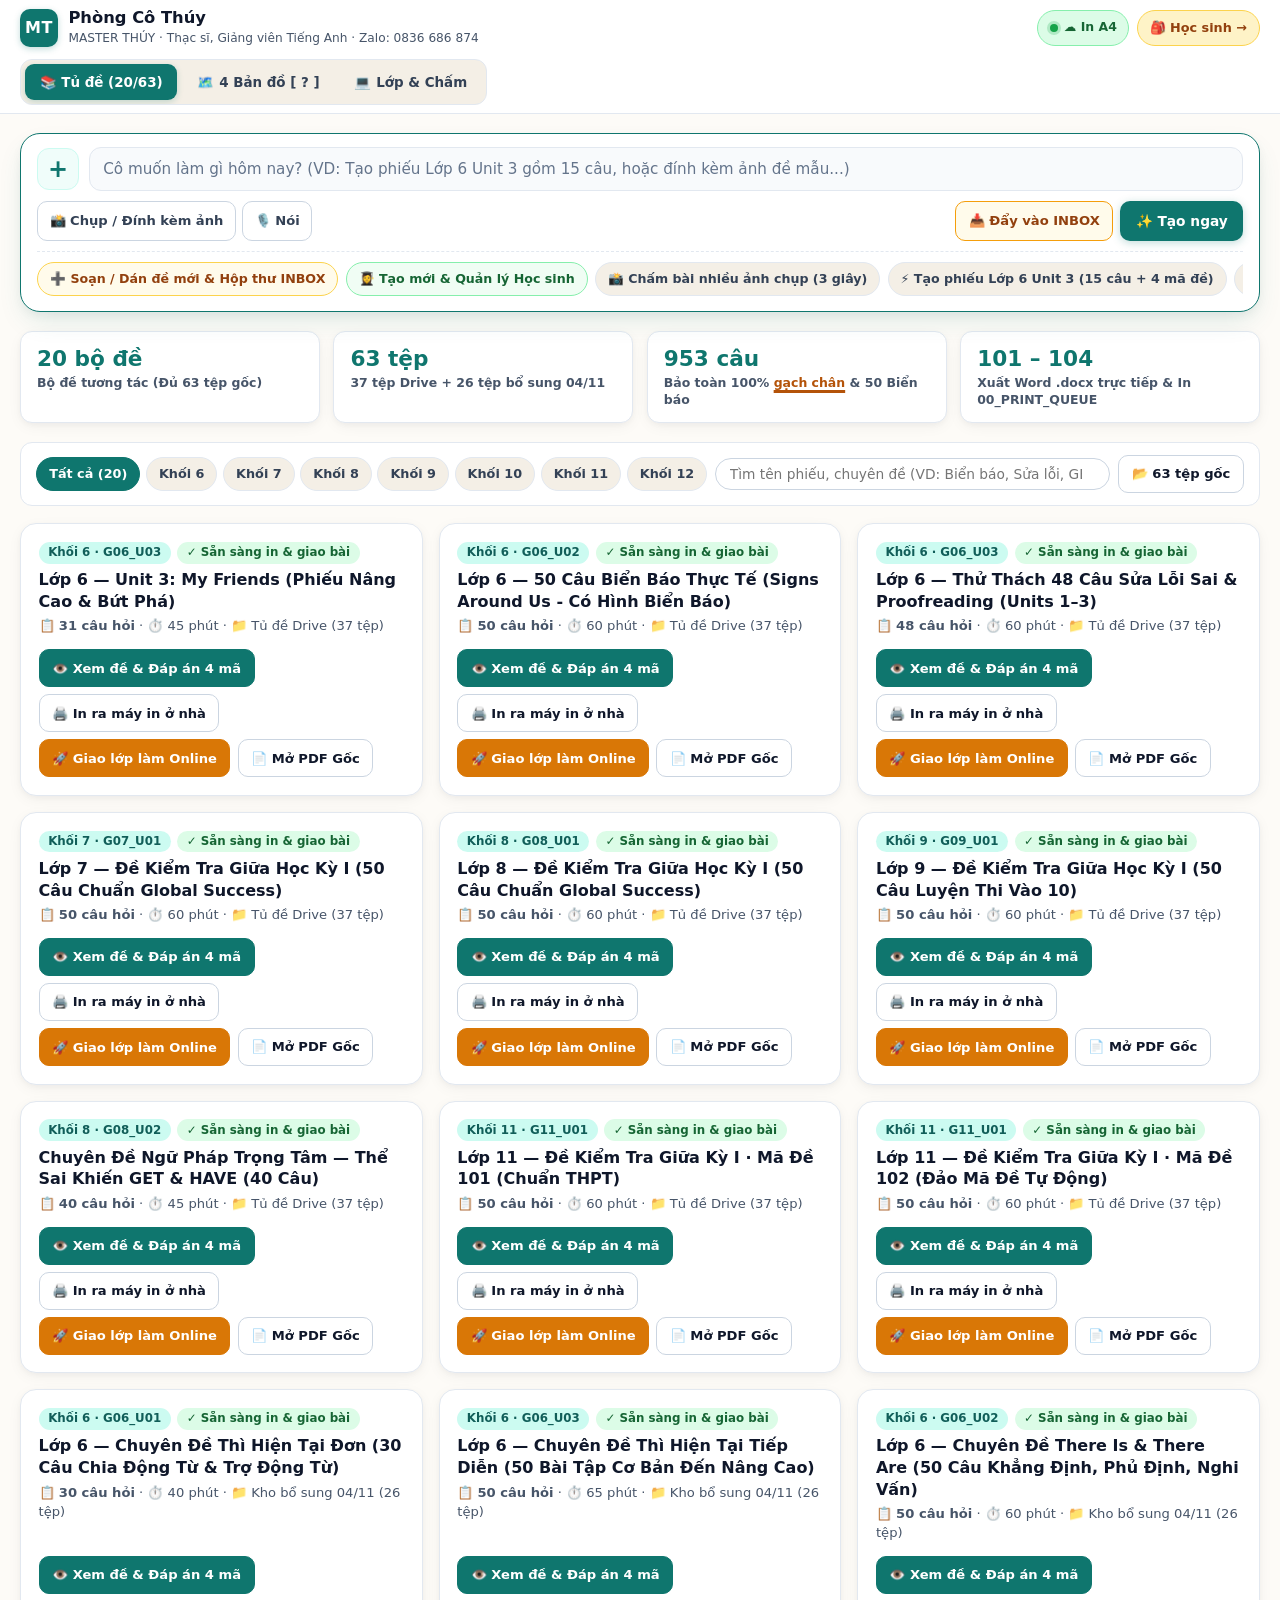
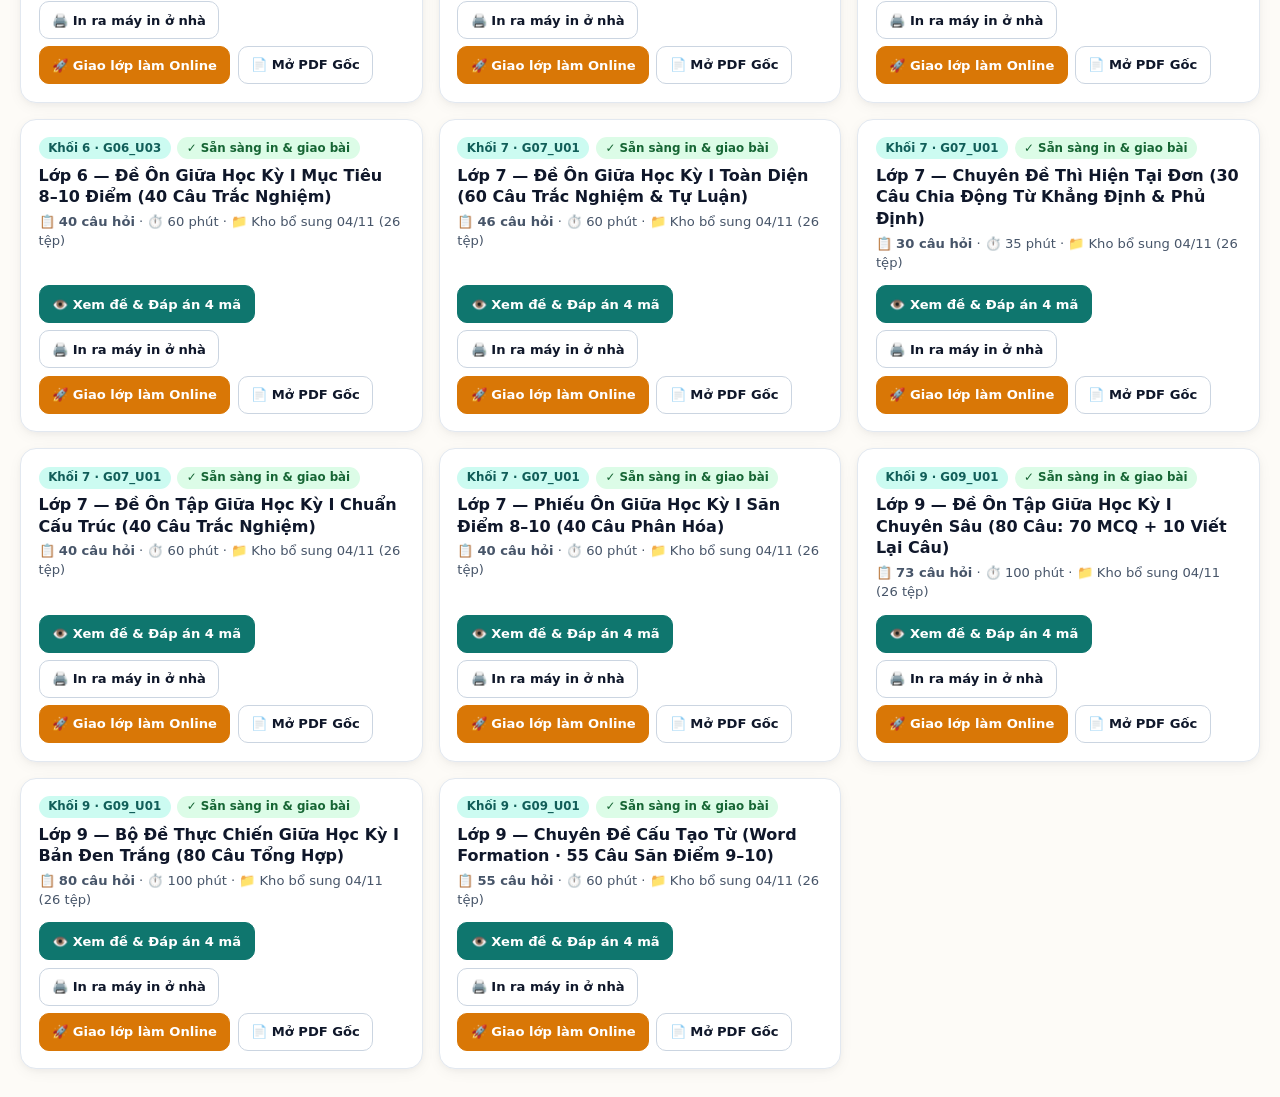
<file: public/teacher/index.html>
<!DOCTYPE html>
<html lang="vi">
<head>
  <meta charset="UTF-8" />
  <meta name="viewport" content="width=device-width, initial-scale=1.0" />
  <title>Phòng Làm Việc Của Cô Thúy | MASTER THÚY — English Studio v2.0</title>
  <link rel="icon" href="../favicon.ico" />
  <link rel="stylesheet" href="../shared/css/studio.css" />
  <script src="../shared/js/hybrid-cloud-engine.js"></script>
</head>
<body>
  <!-- TOP NAVIGATION (COMPACT 2-TIER MOBILE-FIRST HEADER) -->
  <header class="studio-topbar">
    <div class="topbar-main-row">
      <div class="brand-cluster">
        <a href="../index.html" class="brand-monogram" title="Về trang chủ">MT</a>
        <div class="brand-titles">
          <h1>Phòng Cô Thúy</h1>
          <p>MASTER THÚY · Thạc sĩ, Giảng viên Tiếng Anh · Zalo: 0836 686 874</p>
        </div>
      </div>

      <div class="topbar-actions-cluster">
        <div class="printer-pill" onclick="openPrintQueueModal()" role="button" tabindex="0" onkeydown="if(event.key==='Enter'||event.key===' ') openPrintQueueModal()" style="cursor: pointer;" title="Bấm để xem hàng đợi máy in & 00_PRINT_QUEUE trên Drive">
          <span class="printer-dot"></span>
          <span id="topPrinterText">🖨️ In A4</span>
        </div>
        <a href="../student/index.html" class="nav-pill-student-portal" title="Mở Góc học tập Học sinh">🎒 Học sinh →</a>
      </div>
    </div>

    <nav class="nav-pills" aria-label="Điều hướng chính Phòng làm việc Cô Thúy">
      <button class="nav-pill active" onclick="switchTeacherTab('tab-library', this)">📚 Tủ đề (20/63)</button>
      <button class="nav-pill" onclick="switchTeacherTab('tab-maps', this)">🗺️ 4 Bản đồ [ ? ]</button>
      <button class="nav-pill" onclick="switchTeacherTab('tab-live', this)">💻 Lớp & Chấm</button>
    </nav>
  </header>

  <main class="studio-container">
    <!-- UNIVERSAL '+' ACTION BAR (UNIFIED 1-HAND COMPOSER - DOM ORDER: INPUT -> TRAY -> ACTIONS) -->
    <section class="plus-composer-shell" aria-label="Khung tạo đề nhanh & gửi yêu cầu INBOX">
      <div class="composer-unified-box">
        <!-- 1. INPUT ROW FIRST (LOGICAL DOM & KEYBOARD ORDER) -->
        <div class="composer-input-row">
          <button type="button" class="plus-action-btn" id="plusToggleBtn" onclick="togglePlusMenu()" aria-expanded="false" title="Bấm dấu + để mở menu công cụ chụp nhiều ảnh, nói giọng nói, lấy đề hoặc quản lý học sinh">+</button>
          <input
            type="text"
            id="composerInput"
            class="plus-composer-input"
            placeholder="Cô muốn làm gì hôm nay? (VD: Tạo phiếu Lớp 6 Unit 3 gồm 15 câu, hoặc đính kèm ảnh đề mẫu...)"
            onkeydown="if(event.key==='Enter') runComposerCommand()"
          />
        </div>

        <!-- 2. HORIZONTAL MULTI-PHOTO & DOCUMENT ATTACHMENT FILMSTRIP -->
        <div id="composerAttachmentTray" class="composer-attachment-tray" aria-live="polite"></div>

        <!-- 3. ACTION TOOLBAR (MEDIA LEFT · SUBMIT/INBOX RIGHT) -->
        <div class="composer-toolbar-row">
          <div class="composer-media-tools">
            <button type="button" class="composer-tool-btn" onclick="triggerPhotoToWorksheet()" title="Chụp hoặc chọn nhiều trang ảnh đề mẫu / tài liệu">📸 Chụp / Đính kèm ảnh</button>
            <button type="button" class="composer-tool-btn" onclick="startVoiceInput()" title="Nói yêu cầu bằng giọng nói">🎙️ Nói</button>
          </div>
          <div class="composer-submit-tools">
            <button type="button" class="composer-inbox-btn" onclick="sendPromptToInbox()" title="Đẩy yêu cầu & toàn bộ ảnh đính kèm vào 00_LENH_DIEU_KHIEN_INBOX">📥 Đẩy vào INBOX</button>
            <button type="button" class="plus-send-btn" onclick="runComposerCommand()">✨ Tạo ngay</button>
          </div>
        </div>
      </div>

      <!-- QUICK SUGGESTION CHIPS (HORIZONTAL SCROLL STRIP ON MOBILE) -->
      <div class="plus-quick-chips" role="region" aria-label="Gợi ý thao tác nhanh">
        <button type="button" class="quick-chip quick-chip-highlight-amber" onclick="openWebHarvestModal()">➕ Soạn / Dán đề mới & Hộp thư INBOX</button>
        <button type="button" class="quick-chip quick-chip-highlight-green" onclick="openStudentRosterModal()">👩‍🎓 Tạo mới & Quản lý Học sinh</button>
        <button type="button" class="quick-chip" onclick="openCameraGradingDemo()">📸 Chấm bài nhiều ảnh chụp (3 giây)</button>
        <button type="button" class="quick-chip" onclick="quickGenerateWorksheet(6, 'G06_U03', 15, 'Phiếu Lớp 6 Unit 3 - My Friends (Nâng cao)')">⚡ Tạo phiếu Lớp 6 Unit 3 (15 câu + 4 mã đề)</button>
        <button type="button" class="quick-chip" onclick="quickGenerateWorksheet(7, 'G07_U01', 20, 'Đề Ôn Giữa Kỳ 1 Lớp 7 (Chuẩn Global Success)')">⚡ Tạo đề Giữa Kỳ 1 Lớp 7 (20 câu)</button>
        <button type="button" class="quick-chip" onclick="quickGenerateWorksheet(9, 'G09_U01', 25, 'Đề Luyện Thi Vào 10 Lớp 9 (Săn điểm 9-10)')">⚡ Tạo đề Luyện Thi Vào 10 Lớp 9</button>
        <button type="button" class="quick-chip" onclick="quickGenerateWorksheet(8, 'G08_U02', 15, 'Chuyên đề Thể Sai Khiến GET & HAVE')">⚡ Chuyên đề GET & HAVE (4 mã đề)</button>
      </div>

      <!-- POPOVER MENU WHEN CLICKING '+' -->
      <div class="plus-menu-popover" id="plusMenuPopover">
        <div class="plus-menu-card" onclick="triggerPhotoToWorksheet()">
          <strong>📸 Chụp nhiều ảnh tờ nháp / trang sách</strong>
          <span>Hỗ trợ chọn hoặc chụp nối tiếp nhiều trang ảnh để tạo phiếu Word + bài tập Online.</span>
        </div>
        <div class="plus-menu-card" onclick="openCameraGradingDemo()">
          <strong>✅ Chụp nhiều tờ bài làm học sinh chấm 3 giây</strong>
          <span>Tải 1 hoặc nhiều trang ảnh bài làm viết tay của học sinh, chấm điểm & chờ cô duyệt.</span>
        </div>
        <div class="plus-menu-card" onclick="startVoiceInput()">
          <strong>🎙️ Đọc yêu cầu bằng giọng nói</strong>
          <span>Cô chỉ cần nói: "Làm cho chị phiếu lớp 6 thì hiện tại tiếp diễn 20 câu".</span>
        </div>
        <div class="plus-menu-card" onclick="openWebHarvestModal()">
          <strong>🌐 Soạn đề mới & Hộp thư INBOX</strong>
          <span>Dán văn bản đề hoặc kiểm tra các phiếu yêu cầu đã đẩy vào 00_LENH_DIEU_KHIEN_INBOX.</span>
        </div>
        <div class="plus-menu-card" onclick="openStudentRosterModal()">
          <strong>👩‍🎓 Tạo mới & Quản lý danh sách Học sinh</strong>
          <span>Thêm học sinh mới, cấp Mã HS + PIN đăng nhập cho các lớp 6–12.</span>
        </div>
      </div>
      <input type="file" id="hiddenCameraInput" accept="image/*,.pdf,.docx,.txt,.md" multiple style="display:none" onchange="handleFileUploaded(this)" />
    </section>

    <!-- NOTIFICATION BANNER FOR NEWLY GENERATED WORKSHEET -->
    <div id="composerResultBanner" style="display:none; background: #ecfdf5; border: 2px solid #10b981; border-radius: 16px; padding: 1.1rem 1.35rem; margin-bottom: 1.4rem;"></div>

    <!-- ====================================================================
         TAB 1: TỦ ĐỀ CỦA CÔ (20 BỘ ĐỀ TƯƠNG TÁC + ĐỦ 63 TỆP GỐC DRIVE)
         ==================================================================== -->
    <section id="tab-library" class="tab-section active">
      <div class="kpi-grid">
        <div class="kpi-card">
          <div class="kpi-num" id="statActivePacks">20 bộ đề</div>
          <div class="kpi-label">Bộ đề tương tác (Đủ 63 tệp gốc)</div>
        </div>
        <div class="kpi-card">
          <div class="kpi-num" id="statDriveFiles">63 tệp</div>
          <div class="kpi-label">37 tệp Drive + 26 tệp bổ sung 04/11</div>
        </div>
        <div class="kpi-card">
          <div class="kpi-num" id="statAtomicQuestions">953 câu</div>
          <div class="kpi-label">Bảo toàn 100% <u>gạch chân</u> & 50 Biển báo</div>
        </div>
        <div class="kpi-card">
          <div class="kpi-num">101 – 104</div>
          <div class="kpi-label">Xuất Word .docx trực tiếp & In 00_PRINT_QUEUE</div>
        </div>
      </div>

      <!-- FILTER BAR -->
      <div class="filter-bar">
        <div class="grade-pills-scroll" role="tablist" aria-label="Lọc bộ đề theo khối lớp">
          <button class="grade-tab active" onclick="filterLibraryByGrade('ALL', this)">Tất cả (20)</button>
          <button class="grade-tab" onclick="filterLibraryByGrade(6, this)">Khối 6</button>
          <button class="grade-tab" onclick="filterLibraryByGrade(7, this)">Khối 7</button>
          <button class="grade-tab" onclick="filterLibraryByGrade(8, this)">Khối 8</button>
          <button class="grade-tab" onclick="filterLibraryByGrade(9, this)">Khối 9</button>
          <button class="grade-tab" onclick="filterLibraryByGrade(10, this)">Khối 10</button>
          <button class="grade-tab" onclick="filterLibraryByGrade(11, this)">Khối 11</button>
          <button class="grade-tab" onclick="filterLibraryByGrade(12, this)">Khối 12</button>
        </div>

        <div style="display:flex; gap:0.5rem; flex-wrap:wrap; flex:1 1 260px; align-items:center;">
          <input
            type="search"
            id="librarySearchInput"
            placeholder="Tìm tên phiếu, chuyên đề (VD: Biển báo, Sửa lỗi, GET & HAVE...)"
            oninput="renderLibraryCards()"
            style="flex: 1 1 180px; min-width: 0; padding: 0.45rem 0.85rem; border: 1px solid var(--border-strong); border-radius: 999px; font-size: 0.86rem;"
          />
          <button class="btn" onclick="toggleFullDriveInventory()">📂 63 tệp gốc</button>
        </div>
      </div>

      <!-- WORKSHEETS GRID -->
      <div class="card-grid" id="libraryCardsGrid"></div>

      <!-- COLLAPSIBLE 63-FILE GOOGLE DRIVE INVENTORY TABLE -->
      <div id="fullDriveInventorySection" style="display:none; margin-top: 2rem; background: #fff; border: 1px solid var(--border); border-radius: 18px; padding: 1.35rem;">
        <div style="display:flex; justify-content:space-between; align-items:center; flex-wrap:wrap; gap:1rem; margin-bottom:1rem;">
          <div>
            <h3 style="margin:0;">📂 Danh Mục Đầy Đủ 63 Học Liệu Gốc Của Cô Thúy Trên Google Drive</h3>
            <p style="margin:0.2rem 0 0; font-size:0.86rem; color:var(--text-muted);">
              Gồm 37 tệp trong thư mục <strong>MASTER THÚY – WORKSHEETS</strong> và 26 tệp trong gói sao lưu <strong>04/11/2026</strong>. Tất cả đã được bóc tách vào 20 bộ đề tương tác phía trên.
            </p>
          </div>
          <div style="display:flex; gap:0.5rem;">
            <a href="https://drive.google.com/drive/folders/1YiZHEi8VG1vg3n5QN7BrxXzJWmGmO6u5" target="_blank" class="btn btn-primary">🔗 Mở Thư Mục Drive Gốc</a>
            <a href="https://drive.google.com/drive/folders/1YOsPd_jnIctoeKik60GZvc4RexwWiLLQ" target="_blank" class="btn">📦 Mở Checkpoint 04/11</a>
          </div>
        </div>
        <div style="overflow-x:auto;">
          <table style="width:100%; border-collapse:collapse; font-size:0.86rem;" id="driveInventoryTable">
            <thead>
              <tr style="background:var(--bg-subtle); text-align:left;">
                <th style="padding:0.65rem;">#</th>
                <th style="padding:0.65rem;">Tên tệp gốc</th>
                <th style="padding:0.65rem;">Vị trí lưu trữ</th>
                <th style="padding:0.65rem;">Định dạng</th>
                <th style="padding:0.65rem;">Trạng thái kiểm định</th>
                <th style="padding:0.65rem;">Tình trạng bảo toàn</th>
              </tr>
            </thead>
            <tbody id="driveInventoryTbody"></tbody>
          </table>
        </div>
      </div>
    </section>

    <!-- ====================================================================
         TAB 2: 4 BẢN ĐỒ TIẾNG ANH & SƠ ĐỒ TƯ DUY NGỮ PHÁP [ ? ]
         ==================================================================== -->
    <section id="tab-maps" class="tab-section">
      <div class="filter-bar">
        <div class="grade-pills-scroll" role="tablist" aria-label="Chọn Bản đồ tri thức">
          <button class="grade-tab active" onclick="switchMapSubView('mapview-3', this)">🧠 Bản đồ 3: Mindmap Ngữ pháp [ ? ]</button>
          <button class="grade-tab" onclick="switchMapSubView('mapview-1', this)">📘 Bản đồ 1: Khung SGK 6–12 & Từ vựng IPA (🇬🇧/🇺🇸)</button>
          <button class="grade-tab" onclick="switchMapSubView('mapview-2', this)">🎯 Bản đồ 2: 7 Nhóm Bẫy & Mẹo 5 Giây</button>
          <button class="grade-tab" onclick="switchMapSubView('mapview-4', this)">🖨️ Bản đồ 4: Khuôn Mẫu Phiếu & QA 4 Cổng</button>
        </div>
      </div>

      <!-- MAP 3 VIEW: INTERACTIVE GRAMMAR MINDMAPS WITH [ ? ] CLOZE TOGGLE -->
      <div id="mapview-3" class="map-subview">
        <div class="mindmap-stage">
          <div class="mindmap-center-banner">
            <div>
              <span style="font-size: 0.8rem; font-weight: 700; text-transform: uppercase; opacity: 0.9;">Sơ Đồ Tư Duy Ngữ Pháp Tương Tác (MP14-MINDMAP)</span>
              <h2 style="margin: 0.2rem 0 0;" id="mmActiveTitle">Chọn chủ điểm bên dưới để trình chiếu hoặc cho học sinh tự dò [ ? ]</h2>
            </div>
            <div style="display: flex; gap: 0.6rem; flex-wrap: wrap;">
              <select id="mindmapTopicSelect" onchange="renderSelectedMindmap()" style="padding: 0.55rem 0.9rem; border-radius: 10px; border: none; font-weight: 700; font-size: 0.9rem;"></select>
              <button class="btn btn-accent" id="clozeToggleBtn" onclick="toggleMindmapClozeMode()">
                🙈 Bật chế độ [ ? ] Học sinh tự nhẩm công thức
              </button>
            </div>
          </div>

          <div id="mindmapVisualContainer"></div>
        </div>

        <!-- OFFICIAL GOOGLE DRIVE MINDMAP PDFs & TEXTBOOKS -->
        <div style="background:#fff; border:1px solid var(--border); border-radius:18px; padding:1.3rem;">
          <h3 style="margin-top:0;">📚 Kho Sách Giáo Khoa Global Success & Sơ Đồ Tư Duy PDF Trên Google Drive Của Cô</h3>
          <div class="card-grid" id="driveTextbooksAndMindmapsGrid"></div>
        </div>
      </div>

      <!-- MAP 1 VIEW: CURRICULUM SCOPE & FOLDABLE 2-COLUMN WORDLIST + DUAL UK/US SPEAKER -->
      <div id="mapview-1" class="map-subview" style="display:none;">
        <div style="display:flex; justify-content:space-between; align-items:center; flex-wrap:wrap; gap:1rem; margin-bottom:1rem;">
          <div>
            <h3 style="margin:0;">📘 Bản Đồ 1: Khung Chương Trình Chuẩn SGK Global Success & Bảng Từ Vựng Gấp Đôi</h3>
            <p style="margin:0.2rem 0 0; color:var(--text-muted); font-size:0.88rem;">
              Khóa chặt ngữ pháp trong phạm vi từng Unit + Bảng từ vựng 2 cột tích hợp loa phát âm <strong>🇬🇧 Anh-Anh (UK)</strong> & <strong>🇺🇸 Anh-Mỹ (US)</strong> miễn phí (0 đồng).
            </p>
          </div>
          <div style="display:flex; gap:0.55rem; flex-wrap:wrap;">
            <button class="btn btn-primary" onclick="toggleFoldableWordlist()">📄 Gấp / Mở cột nghĩa Tiếng Việt</button>
            <button class="btn" id="accentToggleBtn" onclick="toggleTeacherAccent()">🇬🇧 Giọng đọc: Anh-Anh (UK)</button>
            <button class="btn" id="slowAudioToggleBtn" onclick="toggleSlowAudio()">🔊 Tốc độ: Chuẩn (1.0x)</button>
          </div>
        </div>
        <div id="map1UnitsContainer" class="card-grid"></div>
      </div>

      <!-- MAP 2 VIEW: EXAM TRAP TAXONOMY -->
      <div id="mapview-2" class="map-subview" style="display:none;">
        <h3 style="margin-top:0;">🎯 Bản Đồ 2: 7 Nhóm Bẫy Phòng Thi Tiếng Anh Học Sinh Hay Mất Điểm Nhất</h3>
        <div id="map2TrapsContainer" class="card-grid"></div>
      </div>

      <!-- MAP 4 VIEW: ARCHETYPE TEMPLATES & 4-GATE QA REPORT -->
      <div id="mapview-4" class="map-subview" style="display:none;">
        <h3 style="margin-top:0;">🖨️ Bản Đồ 4: Khuôn Mẫu Phiếu Chuẩn Master Thúy & Báo Cáo Kiểm Định 4 Cổng</h3>
        <div id="map4ArchetypesContainer" class="card-grid" style="margin-bottom:1.5rem;"></div>
        <div id="qaGatesReportBox" style="background:#fff; border:1px solid var(--border); border-radius:18px; padding:1.3rem;"></div>
      </div>
    </section>

    <!-- ====================================================================
         TAB 3: LỚP HỌC ONLINE, SỔ ĐIỂM & CHẤM BÀI QUA ẢNH CAMERA
         ==================================================================== -->
    <section id="tab-live" class="tab-section">
      <div class="kpi-grid">
        <div class="kpi-card">
          <div class="kpi-num">4 Lớp</div>
          <div class="kpi-label">Khối 6A · Khối 7B · Khối 9A · Khối 11A</div>
        </div>
        <div class="kpi-card">
          <div class="kpi-num" id="liveSubCount">8 bài nộp</div>
          <div class="kpi-label">Bài làm Online & Chấm qua ảnh hôm nay</div>
        </div>
        <div class="kpi-card">
          <div class="kpi-num" style="color:var(--danger);">Bẫy đuôi -ed & S-V</div>
          <div class="kpi-label">Lỗi sai nhiều nhất tuần này cần cô nhắc</div>
        </div>
        <div class="kpi-card">
          <div class="kpi-num">3 giây / tờ</div>
          <div class="kpi-label">Tốc độ chấm phiếu chụp từ điện thoại</div>
        </div>
      </div>

      <div class="live-workbench-grid">
        <!-- LEFT: CAMERA MULTI-PHOTO GRADING WORKBENCH -->
        <div class="ws-card">
          <div>
            <div class="ws-badges">
              <span class="badge badge-grade">📸 Chấm nhiều trang ảnh Camera</span>
              <span class="badge badge-preview">Cô duyệt trước khi lưu</span>
            </div>
            <h3 class="ws-title">Trạm Chấm Phiếu Giấy (Hỗ Trợ Chụp Nhiều Trang Ảnh)</h3>
            <p class="ws-meta">
              Khi học sinh nộp bài làm gồm 1 hoặc nhiều tờ giấy A4, cô bấm nút dưới đây để chụp/tải nhiều ảnh liên tiếp. Hệ thống đối chiếu với bảng đáp án Mã đề 101–104 và khoanh sẵn câu sai để cô duyệt.
            </p>

            <div style="margin:0.85rem 0; display:flex; gap:0.55rem; flex-wrap:wrap; align-items:center;">
              <input type="file" id="gradingMultiPhotoInput" accept="image/*" multiple style="display:none" onchange="handleGradingPhotosSelected(this)" />
              <button class="btn btn-primary" onclick="document.getElementById('gradingMultiPhotoInput').click()">
                📸 Chụp / Chọn nhiều ảnh bài làm HS
              </button>
              <button class="btn" onclick="clearGradingPhotos()" id="clearGradingPhotosBtn" style="display:none; color:var(--danger);">
                🗑️ Xóa ảnh chấm
              </button>
              <span id="gradingPhotoCounterBadge" class="badge badge-grade">Đang hiển thị bài mẫu</span>
            </div>

            <div id="gradingPhotosPreviewTray" class="composer-attachment-tray" style="margin-bottom:0.85rem;"></div>

            <div style="background:var(--bg-subtle); border-radius:14px; padding:1rem; margin:0.9rem 0;">
              <div style="display:flex; justify-content:space-between; align-items:center; flex-wrap:wrap; gap:0.5rem; margin-bottom:0.5rem;">
                <strong id="gradingSheetTitleLabel">📄 Bài chụp mẫu từ Checkpoint Cô Thúy (20 câu):</strong>
                <span class="badge badge-ready" id="gradingAutoScoreBadge">Điểm tự động: 8.5 / 10 (17/20 câu)</span>
              </div>
              <div style="font-size:0.85rem; color:var(--text-main);" id="gradingAnalysisDetailBox">
                • <strong>Các câu đúng (17 câu):</strong> Câu 1, 2, 3, 4, 5, 6, 8, 9, 10, 11, 12, 13, 15, 16, 17, 19, 20.<br/>
                • <strong style="color:var(--danger);">3 câu sai cần lưu ý:</strong><br/>
                &nbsp;&nbsp;– <strong>Câu 7 (Chọn B → Đáp án đúng C):</strong> Bẫy chia động từ theo chủ ngữ ngôi thứ 3 số ít (<code>TRAP_SV_AGREE</code>).<br/>
                &nbsp;&nbsp;– <strong>Câu 14 (Chọn A → Đáp án đúng D):</strong> Bẫy thể sai khiến bị động <code>have something + V3/ed</code>.<br/>
                &nbsp;&nbsp;– <strong>Câu 18 (Chọn C → Đáp án đúng A):</strong> Bẫy từ loại trái nghĩa (<code>unfriendly</code>).
              </div>
            </div>

            <div style="display:flex; gap:0.6rem; align-items:center; flex-wrap:wrap;">
              <select id="cameraStudentAssignSelect" style="flex:1; min-width:210px; padding:0.5rem; border-radius:10px; border:1px solid var(--border); font-weight:600;"></select>
              <button class="btn" onclick="openStudentRosterModal()" title="Thêm học sinh mới vào danh sách">➕ Tạo HS mới</button>
              <button class="btn btn-primary" onclick="approveCameraGrading()">✅ Cô Thúy xác nhận & Lưu vào sổ điểm</button>
            </div>
          </div>
        </div>

        <!-- RIGHT: LIVE STUDENT SUBMISSIONS & STUDENT ACCOUNT CREATOR -->
        <div class="ws-card">
          <div>
            <div class="ws-badges" style="justify-content:space-between;">
              <span class="badge badge-ready">🟢 Quản lý Học sinh & Sổ điểm Online</span>
              <button class="btn" style="padding:0.25rem 0.65rem; font-size:0.78rem; background:#fef3c7; border-color:#f59e0b; color:#92400e; font-weight:700;" onclick="openStudentRosterModal()">
                👩‍🎓 + Tạo tài khoản Học sinh mới
              </button>
            </div>
            <h3 class="ws-title">Bảng Theo Dõi Học Sinh & Cấp Mã Đăng Nhập</h3>
            <p class="ws-meta">
              Học sinh đăng nhập tại <a href="../student/index.html" target="_blank"><strong>Góc Học Sinh (../student)</strong></a> bằng Mã HS + PIN (hoặc tự tạo tài khoản mới). Danh sách điểm và các bẫy hay sai cập nhật trực tiếp bên dưới:
            </p>
            <div id="liveSubmissionsTableWrap" style="margin-top:0.85rem; overflow-x:auto;"></div>
          </div>
          <div class="btn-row">
            <button class="btn btn-primary" onclick="refreshLiveSubmissions()">🔄 Làm mới bảng điểm</button>
            <button class="btn" onclick="openStudentRosterModal()">📋 Danh sách Mã HS & PIN</button>
            <a href="../student/index.html?demo=MT601" target="_blank" class="btn btn-accent">🎒 Mở Góc Học sinh</a>
          </div>
        </div>
      </div>
    </section>
  </main>

  <!-- MODAL FOR WORKSHEET PREVIEW, 4-CODE ANSWER GRID & REMOTE PRINTING -->
  <div class="modal-backdrop" id="studioModalBackdrop" onclick="if(event.target===this) closeStudioModal()">
    <div class="modal-box">
      <div class="modal-header">
        <h3 style="margin:0;" id="studioModalTitle">Chi tiết Phiếu Bài Tập</h3>
        <button class="btn" onclick="closeStudioModal()">✕ Đóng</button>
      </div>
      <div class="modal-body" id="studioModalBody"></div>
    </div>
  </div>

  <script>
    let CATALOG = [];
    let INVENTORY_63 = [];
    let MAP1 = [];
    let MAP2 = [];
    let MAP3 = [];
    let MAP4 = [];
    let QA_REPORT = null;
    let selectedGradeFilter = 'ALL';
    let mindmapClozeActive = false;
    let cachedShardQuestions = {};

    const DRIVE_TEXTBOOKS_AND_MINDMAPS = [
      { grade: 6, title: 'SGK Tiếng Anh 6 Global Success (Tập 1 & 2)', sgkUrl: 'https://drive.google.com/file/d/1z4nnbdT7i3u1UcSNYuu-FjM6f2gA2440/view', mmUrl: 'https://drive.google.com/file/d/1-WYDOyb9fHKIQM5i4-eg3lxrJNgeYgeE/view', psych: 'Lứa tuổi Khám phá (11–12 tuổi)' },
      { grade: 7, title: 'SGK Tiếng Anh 7 Global Success', sgkUrl: 'https://drive.google.com/file/d/1xvi6pNXb1zWn8dC96U2DD4_bBwUjYFQI/view', mmUrl: 'https://drive.google.com/file/d/18r8bDTkejED3rzowg74NlwcmSBd1lXVk/view', psych: 'Lứa tuổi Khám phá (12–13 tuổi)' },
      { grade: 8, title: 'SGK & SGV Tiếng Anh 8 Global Success', sgkUrl: 'https://drive.google.com/file/d/1ItrQ10s__dCA-vYuaJG3A5qrXSNz7m8_/view', mmUrl: 'https://drive.google.com/file/d/1uw3mMaHhCFJqpXTmbmx8Moavm331S6mN/view', psych: 'Lứa tuổi Bứt phá (13–14 tuổi)' },
      { grade: 9, title: 'SGK & SBT Tiếng Anh 9 Global Success (Thi vào 10)', sgkUrl: 'https://drive.google.com/file/d/1XBQSyFJ_kOJ17uWgCwyWUK3eFrTqvozK/view', mmUrl: 'https://drive.google.com/file/d/19WqGkyNuyrL_dyHlXhnp7vDOYKvpRGGi/view', psych: 'Chiến binh Chuyển cấp (14–15 tuổi)' },
      { grade: 10, title: 'SGK Tiếng Anh 10 Global Success', sgkUrl: 'https://drive.google.com/file/d/1WPGpOwHRRG1PklJofpoHCkfaaMf07Qoa/view', mmUrl: 'https://drive.google.com/file/d/12Y9OdPnabJJTr75EIVsrKxXBjidQr4BG/view', psych: 'Tư duy Học thuật THPT (15–16 tuổi)' },
      { grade: 11, title: 'SGK Tiếng Anh 11 Global Success', sgkUrl: 'https://drive.google.com/file/d/13zw6zymAIg5te68_Sl7Ej8mYd7jv8vYq/view', mmUrl: 'https://drive.google.com/file/d/1dSY0nQONYAem5cnWuOZWbhj7pC_WPhjX/view', psych: 'Tư duy Học thuật THPT (16–17 tuổi)' },
      { grade: 12, title: 'SGK & SGV Tiếng Anh 12 Global Success (Tốt nghiệp THPT)', sgkUrl: 'https://drive.google.com/file/d/1bH-cQxURZCxiYPviRrSWo6_C2t2FvOud/view', mmUrl: 'https://drive.google.com/file/d/1t7TL-N13_QcdSnqZCOxn7K81tELjLqLB/view', psych: 'Tăng tốc Kỳ thi THPT Quốc gia (17–18 tuổi)' }
    ];

    function toRelativeShardUrl(shardPath) {
      if (!shardPath) return '';
      const clean = shardPath.replace(/^\/+/, '');
      return `../${clean}`;
    }

    async function initTeacherStudio() {
      try {
        const envMode = await window.MT_HYBRID.detectEnvironment();
        const printerEl = document.getElementById('topPrinterText');
        printerEl.textContent = envMode === 'LOCAL_BRIDGE'
          ? '🖨️ In A4'
          : '☁️ In A4';
        printerEl.parentElement.title = envMode === 'LOCAL_BRIDGE'
          ? '🖨️ Máy in ở nhà: Trực tuyến (Local Bridge) — Bấm để xem 00_PRINT_QUEUE'
          : '☁️ Hàng đợi in: 00_PRINT_QUEUE (Cloud Mode) — Bấm để xem chi tiết';

        const [catRes, m1Res, m2Res, m3Res, m4Res, qaRes] = await Promise.all([
          fetch('../shards/worksheets-catalog.json').then(r => r.json()),
          fetch('../shards/maps/map1-curriculum-g6-g12.json').then(r => r.json()),
          fetch('../shards/maps/map2-traps-and-levels.json').then(r => r.json()),
          fetch('../shards/maps/map3-grammar-mindmaps.json').then(r => r.json()),
          fetch('../shards/maps/map4-archetype-templates.json').then(r => r.json()),
          fetch('../shards/qa-verification-report.json').then(r => r.json()).catch(() => null)
        ]);

        const baseCat = catRes.curated_sets || catRes.worksheets || [];
        const customCat = window.MT_HYBRID.getCustomWorksheetsFromLocalCatalog ? window.MT_HYBRID.getCustomWorksheetsFromLocalCatalog() : [];
        customCat.forEach(cw => {
          if (cw.questions && cw.questions.length) {
            cachedShardQuestions[cw.worksheet_id] = cw.questions;
          }
        });
        CATALOG = [...customCat, ...baseCat];
        INVENTORY_63 = catRes.raw_63_files || catRes.drive_inventory_63 || [];
        MAP1 = Array.isArray(m1Res) ? m1Res : (m1Res.units || []);
        MAP2 = Array.isArray(m2Res) ? m2Res : (m2Res.traps || []);
        MAP3 = Array.isArray(m3Res) ? m3Res : (m3Res.mindmaps || []);
        MAP4 = Array.isArray(m4Res) ? m4Res : (m4Res.archetypes || []);
        QA_REPORT = qaRes;

        document.getElementById('statActivePacks').textContent = CATALOG.length + ' bộ đề';
        if (QA_REPORT) {
          document.getElementById('statAtomicQuestions').textContent = QA_REPORT.total_questions_checked + ' câu';
        }

        renderLibraryCards();
        renderDriveInventory63();
        initMindmapStudio();
        renderMap1View();
        renderMap2View();
        renderMap4View();
        await refreshTeacherStudentDropdown();
        refreshLiveSubmissions();

        if (window.location.hash === '#tab-maps') {
          switchTeacherTab('tab-maps', document.querySelectorAll('.nav-pill')[1]);
        } else if (window.location.hash === '#tab-live') {
          switchTeacherTab('tab-live', document.querySelectorAll('.nav-pill')[2]);
        }
      } catch (e) {
        console.error('Init error:', e);
      }
    }

    function switchTeacherTab(tabId, btnEl) {
      document.querySelectorAll('.tab-section').forEach(s => s.classList.remove('active'));
      document.getElementById(tabId).classList.add('active');
      document.querySelectorAll('.studio-topbar .nav-pill').forEach(b => b.classList.remove('active'));
      if (btnEl) btnEl.classList.add('active');
    }

    function togglePlusMenu() {
      const pop = document.getElementById('plusMenuPopover');
      const btn = document.getElementById('plusToggleBtn');
      const isOpen = pop.classList.toggle('open');
      if (btn) {
        btn.classList.toggle('active', isOpen);
        btn.setAttribute('aria-expanded', isOpen ? 'true' : 'false');
      }
    }

    function filterLibraryByGrade(grade, btnEl) {
      selectedGradeFilter = grade;
      document.querySelectorAll('#tab-library .grade-tab').forEach(b => b.classList.remove('active'));
      if (btnEl) btnEl.classList.add('active');
      renderLibraryCards();
    }

    function renderLibraryCards() {
      const grid = document.getElementById('libraryCardsGrid');
      const query = (document.getElementById('librarySearchInput').value || '').toLowerCase().trim();

      const filtered = CATALOG.filter(ws => {
        if (selectedGradeFilter !== 'ALL' && Number(ws.grade) !== Number(selectedGradeFilter)) return false;
        if (query && !(ws.title.toLowerCase().includes(query) || (ws.unit_scope || '').toLowerCase().includes(query) || (ws.category || '').toLowerCase().includes(query))) return false;
        return true;
      });

      grid.innerHTML = filtered.map(ws => {
        const pdfLink = window.MT_HYBRID.resolveAssetUrl(ws.local_student_pdf || ws.student_pdf_url);
        return `
          <div class="ws-card">
            <div>
              <div class="ws-badges">
                <span class="badge badge-grade">Khối ${ws.grade} · ${ws.unit_scope}</span>
                <span class="badge badge-ready">✓ ${ws.approval_state || 'Sẵn sàng in & giao bài'}</span>
              </div>
              <h3 class="ws-title">${ws.title}</h3>
              <p class="ws-meta">
                📋 <strong>${ws.question_count} câu hỏi</strong> · ⏱️ ${ws.duration_minutes || 45} phút · 📁 ${ws.source_group || 'Tủ đề Cô Thúy'}
              </p>
            </div>
            <div class="btn-row">
              <button class="btn btn-primary" onclick="openWorksheetPreviewModal('${ws.worksheet_id}')">👁️ Xem đề & Đáp án 4 mã</button>
              <button class="btn" onclick="openRemotePrintModal('${ws.worksheet_id}', '${ws.title.replace(/'/g, "\\'")}')">🖨️ In ra máy in ở nhà</button>
              <button class="btn btn-accent" onclick="assignWorksheetOnline('${ws.worksheet_id}', '${ws.title.replace(/'/g, "\\'")}', ${ws.grade})">🚀 Giao lớp làm Online</button>
              ${pdfLink ? `<a href="${pdfLink}" target="_blank" class="btn">📄 Mở PDF Gốc</a>` : ''}
            </div>
          </div>
        `;
      }).join('');
    }

    function toggleFullDriveInventory() {
      const sec = document.getElementById('fullDriveInventorySection');
      sec.style.display = sec.style.display === 'none' ? 'block' : 'none';
      if (sec.style.display === 'block') {
        sec.scrollIntoView({ behavior: 'smooth' });
      }
    }

    function renderDriveInventory63() {
      const tbody = document.getElementById('driveInventoryTbody');
      if (!INVENTORY_63 || !INVENTORY_63.length) return;
      tbody.innerHTML = INVENTORY_63.map((item, idx) => {
        const fname = item.filename || item.file_name || 'Tệp học liệu';
        const url = item.verified_drive_url || 'https://drive.google.com/drive/folders/1YiZHEi8VG1vg3n5QN7BrxXzJWmGmO6u5';
        return `
        <tr style="border-bottom:1px solid var(--border);">
          <td style="padding:0.55rem;">${idx + 1}</td>
          <td style="padding:0.55rem; font-weight:600;"><a href="${url}" target="_blank">${fname}</a></td>
          <td style="padding:0.55rem;">${item.archive_location || 'Drive Cô Thúy'}</td>
          <td style="padding:0.55rem;"><span class="badge badge-grade">${fname.split('.').pop().toUpperCase()}</span></td>
          <td style="padding:0.55rem;">${item.status || 'VERIFIED'}</td>
          <td style="padding:0.55rem;"><span class="badge badge-ready">Đã bảo toàn & bóc tách</span></td>
        </tr>
      `}).join('');
    }

    // =========================================================================
    // WORKSHEET PREVIEW + 4-CODE ANSWER GRID + DUAL DOCX GENERATION
    // =========================================================================
    async function openWorksheetPreviewModal(wsId) {
      const ws = CATALOG.find(w => w.worksheet_id === wsId) || CATALOG[0];
      if (!ws) return;

      document.getElementById('studioModalTitle').textContent = `📄 ${ws.title} (Khối ${ws.grade})`;
      const body = document.getElementById('studioModalBody');
      body.innerHTML = `<p>Đang tải gói câu hỏi và tạo bảng đối chiếu 4 mã đề 101–104...</p>`;
      document.getElementById('studioModalBackdrop').classList.add('open');

      try {
        let questions = cachedShardQuestions[ws.worksheet_id] || ws.questions || null;
        if (!questions) {
          const shardUrl = toRelativeShardUrl(ws.shard_json_path);
          const shardRes = await fetch(shardUrl);
          const shard = await shardRes.json();
          questions = shard.questions || [];
          cachedShardQuestions[ws.worksheet_id] = questions;
        }

        const mixed = window.MT_HYBRID.mix4ExamCodesClientSide(questions, 2026);
        const letters = ['A', 'B', 'C', 'D'];

        const previewRows = questions.slice(0, 30).map((q, idx) => `
          <tr style="border-bottom:1px solid #e2e8f0; text-align:center;">
            <td style="padding:0.35rem; font-weight:700;">Câu ${idx + 1}</td>
            <td style="padding:0.35rem; font-weight:800; color:var(--primary);">${mixed['101'][idx].answer}</td>
            <td style="padding:0.35rem;">${mixed['102'][idx].answer}</td>
            <td style="padding:0.35rem;">${mixed['103'][idx].answer}</td>
            <td style="padding:0.35rem;">${mixed['104'][idx].answer}</td>
          </tr>
        `).join('');

        const qListHtml = questions.slice(0, 35).map((q, idx) => {
          const opts = (q.options || []).map((opt, oIdx) => {
            const isCorrect = oIdx === q.correct_index;
            return `<span style="margin-right:1.1rem; ${isCorrect ? 'font-weight:800; color:#15803d;' : ''}">${letters[oIdx]}. ${opt}</span>`;
          }).join(' ');
          return `
            <div style="padding:0.75rem 0; border-bottom:1px dashed #cbd5e1;">
              <div style="display:flex; justify-content:space-between; align-items:center; gap:0.5rem;">
                <div><strong>Question ${idx + 1}:</strong> ${q.stem_text}</div>
                <div style="display:flex; gap:0.35rem; flex-shrink:0;">
                  <button class="btn" style="padding:0.2rem 0.5rem; font-size:0.76rem;" onclick="window.MT_HYBRID.speakEnglish('${q.stem_text.replace(/'/g, "\\'")}', 'en-GB')">🇬🇧 UK</button>
                  <button class="btn" style="padding:0.2rem 0.5rem; font-size:0.76rem;" onclick="window.MT_HYBRID.speakEnglish('${q.stem_text.replace(/'/g, "\\'")}', 'en-US')">🇺🇸 US</button>
                </div>
              </div>
              ${q.passage_or_sign_svg || ''}
              <div style="margin-top:0.35rem; font-size:0.93rem;">${opts}</div>
              <div style="margin-top:0.35rem; font-size:0.83rem; color:#0f766e;">
                💡 <em>Giải thích:</em> ${q.explanation_vi || 'Đã kiểm định đáp án chuẩn.'}
                ${q.trap_code ? `<span class="badge badge-trap" style="margin-left:0.4rem;">${q.trap_code}</span>` : ''}
              </div>
            </div>
          `;
        }).join('');

        body.innerHTML = `
          <!-- MASTER THÚY A4 HEADER PREVIEW -->
          <div style="border:2px solid #000; padding:0.9rem 1.1rem; margin-bottom:1rem; background:#fff; font-family:'Times New Roman', serif;">
            <div style="display:flex; justify-content:space-between; align-items:flex-start; flex-wrap:wrap;">
              <div>
                <div style="font-size:1.15rem; font-weight:700;">MASTER THÚY</div>
                <div style="font-size:0.92rem; font-style:italic;">Thạc sĩ · Giảng viên Tiếng Anh | Zalo / ĐT: 0836 686 874</div>
              </div>
              <div style="text-align:right;">
                <div style="font-size:1.05rem; font-weight:700;">${ws.title.toUpperCase()}</div>
                <div style="font-size:0.95rem; font-weight:700;">MÃ ĐỀ: 101 · 102 · 103 · 104</div>
              </div>
            </div>
          </div>

          <div style="display:flex; gap:0.6rem; flex-wrap:wrap; margin-bottom:1rem;">
            <button class="btn btn-primary" onclick="quickGenerateWorksheet(${ws.grade}, '${ws.unit_scope}', ${ws.question_count}, '${ws.title.replace(/'/g, "\\'")}', '${ws.worksheet_id}')">
              📥 Xuất ngay File Word A4 (.docx) Bản Học Sinh + Giáo Viên 4 Mã Đề
            </button>
            <button class="btn btn-accent" onclick="openRemotePrintModal('${ws.worksheet_id}', '${ws.title.replace(/'/g, "\\'")}')">
              🖨️ Bấm in ngay ra máy in ở nhà (00_PRINT_QUEUE)
            </button>
            ${ws.local_student_pdf ? `<a href="${window.MT_HYBRID.resolveAssetUrl(ws.local_student_pdf)}" target="_blank" class="btn">📄 Xem PDF Bản Học Sinh Gốc</a>` : ''}
            ${ws.local_teacher_pdf ? `<a href="${window.MT_HYBRID.resolveAssetUrl(ws.local_teacher_pdf)}" target="_blank" class="btn">🔑 Xem PDF Bản Đáp Án Gốc</a>` : ''}
          </div>

          <!-- PAGE-1 QUICK ANSWER GRID -->
          <div style="background:var(--bg-subtle); border-radius:12px; padding:0.9rem; margin-bottom:1rem;">
            <strong>📋 BẢNG ĐÁP ÁN CHẤM NHANH TRANG 1 (ĐỐI CHIẾU 4 MÃ ĐỀ 101–104):</strong>
            <div style="max-height:190px; overflow-y:auto; margin-top:0.5rem; background:#fff; border-radius:8px;">
              <table style="width:100%; border-collapse:collapse; font-size:0.85rem;">
                <thead>
                  <tr style="background:#e2e8f0;">
                    <th style="padding:0.4rem;">Câu</th>
                    <th style="padding:0.4rem;">Mã 101</th>
                    <th style="padding:0.4rem;">Mã 102</th>
                    <th style="padding:0.4rem;">Mã 103</th>
                    <th style="padding:0.4rem;">Mã 104</th>
                  </tr>
                </thead>
                <tbody>${previewRows}</tbody>
              </table>
            </div>
          </div>

          <h4 style="margin:0.5rem 0;">Chi tiết câu hỏi, Biển báo & Giải thích sư phạm (${questions.length} câu):</h4>
          <div>${qListHtml}</div>
        `;
      } catch (err) {
        body.innerHTML = `<p style="color:var(--danger);">Không tải được bản xem trước: ${err.message}</p>`;
      }
    }

    // =========================================================================
    // HYBRID '+' COMPOSER & CLIENT/SERVER DUAL DOCX GENERATOR
    // =========================================================================
    async function quickGenerateWorksheet(grade, unitCode, count, title, sourceWsId) {
      const banner = document.getElementById('composerResultBanner');
      banner.style.display = 'block';
      banner.innerHTML = `⏳ <strong>Đang soạn cho cô:</strong> "${title}" (Khối ${grade} · Rút ${count} câu + Trộn 4 mã đề 101–104)...`;

      // Prepare fallback question pool & foldable vocab for Client-Side Cloud Mode
      let fallbackQuestions = [];
      if (sourceWsId && cachedShardQuestions[sourceWsId]) {
        fallbackQuestions = cachedShardQuestions[sourceWsId];
      } else {
        const matchWs = CATALOG.find(w => Number(w.grade) === Number(grade)) || CATALOG[0];
        if (matchWs) {
          try {
            const sRes = await fetch(toRelativeShardUrl(matchWs.shard_json_path));
            const sData = await sRes.json();
            fallbackQuestions = sData.questions || [];
          } catch (e) {}
        }
      }
      const matchUnit = MAP1.find(u => Number(u.grade) === Number(grade)) || MAP1[0];
      const fallbackVocab = matchUnit ? (matchUnit.core_vocab || []) : [];

      const data = await window.MT_HYBRID.generateDualDocx(
        { grade, unit_code: unitCode, count, title, exam_code: '101' },
        fallbackQuestions,
        fallbackVocab
      );

      const sFileAttr = data.student_filename ? `download="${data.student_filename}"` : 'download';
      const tFileAttr = data.teacher_filename ? `download="${data.teacher_filename}"` : 'download';

      banner.innerHTML = `
        <div style="display:flex; justify-content:space-between; align-items:center; flex-wrap:wrap; gap:1rem;">
          <div>
            <span class="badge badge-ready">✓ Đã soạn xong (${data.mode === 'CLIENT_SIDE_ZERO_COST_DOCX' ? 'Tạo trực tiếp trên Trình duyệt Đám mây 0đ' : 'Máy chủ Local Python'})</span>
            <h3 style="margin:0.35rem 0 0.2rem;">${data.title} (${data.question_count} câu · 4 Mã đề 101–104)</h3>
            <p style="margin:0; font-size:0.86rem; color:#065f46;">
              Đã gắn Header <strong>MASTER THÚY — Zalo 0836 686 874</strong>, bảo toàn gạch chân <code>&lt;u&gt;</code>, Bảng từ vựng gấp đôi và Bảng đáp án đầu trang 1.
            </p>
          </div>
          <div style="display:flex; gap:0.55rem; flex-wrap:wrap;">
            <a href="${data.student_docx_url}" ${sFileAttr} class="btn btn-primary">📥 Tải Word Bản Học Sinh (.docx)</a>
            <a href="${data.teacher_docx_url}" ${tFileAttr} class="btn btn-accent">🔑 Tải Word Bản Giáo Viên 4 Mã (.docx)</a>
            <button class="btn" onclick="openRemotePrintModal('${data.ws_id}', '${data.title.replace(/'/g, "\\'")}')">🖨️ In ngay ra máy in ở nhà</button>
          </div>
        </div>
      `;
      banner.scrollIntoView({ behavior: 'smooth' });
    }

    function runComposerCommand() {
      const text = document.getElementById('composerInput').value.trim();
      if (!text) {
        togglePlusMenu();
        return;
      }
      const gradeMatch = text.match(/lớp\s*(\d+)/i) || text.match(/khối\s*(\d+)/i);
      const grade = gradeMatch ? parseInt(gradeMatch[1], 10) : 6;
      const countMatch = text.match(/(\d+)\s*câu/i);
      const count = countMatch ? Math.min(parseInt(countMatch[1], 10), 50) : 15;
      quickGenerateWorksheet(grade, `G0${grade}_CUSTOM`, count, text);
    }

    function startVoiceInput() {
      const SpeechRecognition = window.SpeechRecognition || window.webkitSpeechRecognition;
      const input = document.getElementById('composerInput');
      if (!SpeechRecognition) {
        input.value = 'Tạo cho cô phiếu Lớp 6 Unit 3 gồm 15 câu trắc nghiệm và trộn 4 mã đề 101–104';
        runComposerCommand();
        return;
      }
      const rec = new SpeechRecognition();
      rec.lang = 'vi-VN';
      input.placeholder = '🎙️ Cô hãy nói yêu cầu... (Đang lắng nghe)';
      rec.onresult = (e) => {
        input.value = e.results[0][0].transcript;
        runComposerCommand();
      };
      rec.start();
    }

    function triggerPhotoToWorksheet() {
      document.getElementById('hiddenCameraInput').click();
    }

    let attachedFilesQueue = [];

    function previewAttachedFileModal(idx) {
      const item = attachedFilesQueue[idx];
      if (!item) return;
      document.getElementById('studioModalTitle').textContent = `🖼️ Xem trước Trang ${idx + 1}: ${item.file.name}`;
      const body = document.getElementById('studioModalBody');
      if (item.previewUrl && item.file.type.startsWith('image/')) {
        body.innerHTML = `
          <div style="text-align:center;">
            <img src="${item.previewUrl}" alt="${item.file.name}" style="max-width:100%; max-height:70vh; border-radius:12px; border:1px solid var(--border);" />
            <div style="margin-top:0.75rem; font-size:0.85rem; color:var(--text-muted);">
              Trang ${idx + 1} / ${attachedFilesQueue.length} · Kích thước: ${(item.file.size / 1024).toFixed(0)} KB · Trạng thái: Sẵn sàng gửi
            </div>
          </div>
        `;
      } else {
        body.innerHTML = `
          <div style="padding:1rem; background:var(--bg-subtle); border-radius:12px;">
            <strong>📄 Tệp đính kèm:</strong> ${item.file.name} (${(item.file.size / 1024).toFixed(0)} KB)
            ${item.textContent ? `<pre style="margin-top:0.75rem; white-space:pre-wrap; font-size:0.84rem; background:#fff; padding:0.75rem; border-radius:8px; border:1px solid var(--border);">${item.textContent.slice(0, 1500)}</pre>` : ''}
          </div>
        `;
      }
      document.getElementById('studioModalBackdrop').classList.add('open');
    }

    function renderAttachmentTray() {
      const tray = document.getElementById('composerAttachmentTray');
      if (!tray) return;
      if (!attachedFilesQueue.length) {
        tray.style.display = 'none';
        tray.innerHTML = '';
        return;
      }
      tray.style.display = 'flex';
      const cardsHtml = attachedFilesQueue.map((item, idx) => {
        const isImg = item.previewUrl && item.file.type.startsWith('image/');
        return `
          <div class="attachment-thumb-card" onclick="previewAttachedFileModal(${idx})" style="cursor:pointer;" title="Bấm để xem phóng to Trang ${idx + 1}">
            ${isImg
              ? `<img src="${item.previewUrl}" alt="Trang ${idx + 1}" class="attachment-thumb-img" />`
              : `<div class="attachment-thumb-file">📄 FILE</div>`
            }
            <div class="attachment-thumb-meta">
              <div class="attachment-thumb-name">${item.file.name}</div>
              <div class="attachment-thumb-sub">Trang ${idx + 1} · ${(item.file.size / 1024).toFixed(0)} KB · ✓ Sẵn sàng</div>
            </div>
            <button type="button" class="attachment-remove-btn" onclick="event.stopPropagation(); removeAttachedFile(${idx})" title="Xóa tệp này" aria-label="Xóa Trang ${idx + 1}">✕</button>
          </div>
        `;
      }).join('');

      tray.innerHTML = `
        ${cardsHtml}
        <button type="button" class="attachment-add-more-btn" onclick="triggerPhotoToWorksheet()">
          ➕ Thêm ảnh (${attachedFilesQueue.length})
        </button>
        <button type="button" class="attachment-clear-all-btn" onclick="clearAttachedFiles()">
          🗑️ Xóa hết
        </button>
      `;
    }

    function removeAttachedFile(idx) {
      attachedFilesQueue.splice(idx, 1);
      renderAttachmentTray();
    }

    function clearAttachedFiles() {
      attachedFilesQueue = [];
      renderAttachmentTray();
    }

    async function handleFileUploaded(inputEl) {
      if (!inputEl.files || !inputEl.files.length) return;
      const newFiles = Array.from(inputEl.files);
      document.getElementById('plusMenuPopover').classList.remove('open');

      for (const f of newFiles) {
        const previewUrl = f.type.startsWith('image/') ? URL.createObjectURL(f) : null;
        let textContent = null;
        if (f.name.endsWith('.txt') || f.name.endsWith('.md')) {
          try { textContent = await f.text(); } catch (e) {}
        }
        attachedFilesQueue.push({ file: f, previewUrl, textContent });
      }
      renderAttachmentTray();
      const input = document.getElementById('composerInput');
      if (!input.value.trim()) {
        input.placeholder = `Đã đính kèm ${attachedFilesQueue.length} ảnh/tệp — Cô hãy nhập yêu cầu (VD: Tạo đề Lớp 8 từ ${attachedFilesQueue.length} trang ảnh này) rồi bấm Tạo ngay hoặc Đẩy vào INBOX...`;
      }
      input.focus();
      inputEl.value = '';
    }

    function openWebHarvestModal(prefillTitle, prefillText) {
      document.getElementById('plusMenuPopover').classList.remove('open');
      document.getElementById('studioModalTitle').textContent = '➕ Soạn Đề Mới / Dán Câu Hỏi Mới & Đẩy Yêu Cầu INBOX';
      const defaultSample = prefillText || `1. Look! The students ______ English with Master Thuy right now.\nA. learn   *B. are learning   C. learns   D. learned\nGiải thích: Có dấu hiệu Look! và right now nên chia thì Hiện tại tiếp diễn.\n\n2. She suggested ______ to the library after school.\nA. go   B. to go   *C. going   D. went\nGiải thích: Cấu trúc suggest + V-ing.`;
      document.getElementById('studioModalBody').innerHTML = `
        <div style="display:grid; gap:0.75rem;">
          <div style="display:grid; grid-template-columns: 2fr 1fr; gap:0.65rem;">
            <label style="font-weight:700; font-size:0.88rem;">
              Tên bộ đề mới của cô:
              <input id="customWsTitleInput" type="text" value="${prefillTitle || 'Đề Luyện Tập Chuyên Đề Mới — Cô Thúy'}" style="width:100%; margin-top:0.25rem; padding:0.55rem; border-radius:10px; border:1px solid var(--border); font-weight:600;" />
            </label>
            <label style="font-weight:700; font-size:0.88rem;">
              Khối lớp:
              <select id="customWsGradeSelect" style="width:100%; margin-top:0.25rem; padding:0.55rem; border-radius:10px; border:1px solid var(--border); font-weight:600;">
                <option value="6">Khối 6</option>
                <option value="7">Khối 7</option>
                <option value="8">Khối 8</option>
                <option value="9" selected>Khối 9</option>
                <option value="10">Khối 10</option>
                <option value="11">Khối 11</option>
                <option value="12">Khối 12</option>
              </select>
            </label>
          </div>
          <label style="font-weight:700; font-size:0.88rem;">
            Dán danh sách câu hỏi mới vào đây (Đánh dấu * trước đáp án đúng như *B. hoặc dòng Đáp án: B, hỗ trợ thẻ &lt;u&gt;gạch chân&lt;/u&gt;):
            <textarea id="webHarvestTextarea" rows="8" style="width:100%; margin-top:0.3rem; padding:0.75rem; border-radius:12px; border:1px solid var(--border); font-family:inherit; font-size:0.9rem;">${defaultSample}</textarea>
          </label>
          <div style="display:flex; gap:0.6rem; flex-wrap:wrap; justify-content:space-between; align-items:center; margin-top:0.4rem;">
            <div style="display:flex; gap:0.5rem; flex-wrap:wrap; align-items:center;">
              <a href="https://drive.google.com/drive/folders/151fBqzjfNFzlN0YnrwvEfjyt6gxeXDAQ" target="_blank" class="btn" style="background:#fef3c7; color:#92400e; border:1px solid #f59e0b; font-weight:700;">
                📥 Mở 00_LENH_DIEU_KHIEN_INBOX
              </a>
              <button class="btn" onclick="configureCloud24x7Webhook()" style="background:#e0f2fe; color:#0369a1; border:1px solid #38bdf8; font-weight:700;">
                ☁️ Kết nối Cloud 24/7 (Apps Script)
              </button>
            </div>
            <div style="display:flex; gap:0.55rem; flex-wrap:wrap;">
              <button class="btn" onclick="sendCustomModalToInbox()">📨 Xuất vé yêu cầu INBOX</button>
              <button class="btn btn-primary" onclick="createCustomWorksheetFromModal()">✨ Bóc tách ngay & Xuất Word 4 Mã Đề (.docx)</button>
            </div>
          </div>
        </div>
      `;
      document.getElementById('studioModalBackdrop').classList.add('open');
    }

    function createCustomWorksheetFromModal() {
      const title = (document.getElementById('customWsTitleInput').value || 'Đề Mới Cô Thúy').trim();
      const grade = parseInt(document.getElementById('customWsGradeSelect').value || '9', 10);
      const rawText = (document.getElementById('webHarvestTextarea').value || '').trim();
      const parsedQuestions = window.MT_HYBRID.parseRawQuestionsText(rawText, grade);
      if (!parsedQuestions || !parsedQuestions.length) {
        alert('Cô vui lòng dán ít nhất 1 câu hỏi (bắt đầu bằng Câu 1. hoặc 1. kèm đáp án A. B. C. D.)!');
        return;
      }
      const wsId = 'WS_CUSTOM_G0' + grade + '_' + Date.now().toString().slice(-5);
      const savedEntry = window.MT_HYBRID.saveCustomWorksheetToLocalCatalog({
        worksheet_id: wsId,
        title: title,
        grade: grade,
        unit_scope: 'Đề mới Cô Thúy'
      }, parsedQuestions);

      cachedShardQuestions[wsId] = parsedQuestions;
      CATALOG.unshift(savedEntry);
      document.getElementById('statActivePacks').textContent = CATALOG.length + ' bộ đề';
      renderLibraryCards();
      closeStudioModal();
      quickGenerateWorksheet(grade, 'CUSTOM', parsedQuestions.length, title, wsId);
    }

    function fileToDataUrl(fileObj) {
      return new Promise((resolve) => {
        const reader = new FileReader();
        reader.onload = () => resolve(reader.result);
        reader.onerror = () => resolve(null);
        reader.readAsDataURL(fileObj);
      });
    }

    async function sendPromptToInbox() {
      let text = (document.getElementById('composerInput').value || '').trim();
      if (!text && (!attachedFilesQueue || !attachedFilesQueue.length)) {
        openWebHarvestModal('Yêu cầu soạn đề mới gửi INBOX', '');
        return;
      }
      if (!text && attachedFilesQueue.length) {
        text = `Yêu cầu tạo phiếu từ ${attachedFilesQueue.length} ảnh/tệp đính kèm (${attachedFilesQueue.map(x => x.file.name).join(', ')})`;
      }
      const gradeMatch = text.match(/lớp\s*(\d+)/i) || text.match(/khối\s*(\d+)/i);
      const grade = gradeMatch ? parseInt(gradeMatch[1], 10) : 6;

      const banner = document.getElementById('composerResultBanner');
      banner.style.display = 'block';
      banner.innerHTML = `⏳ <strong>Đang đẩy yêu cầu và ${attachedFilesQueue.length} tệp/ảnh đính kèm vào 00_LENH_DIEU_KHIEN_INBOX...</strong>`;

      const attachmentsPayload = [];
      for (const item of attachedFilesQueue) {
        const dataUrl = await fileToDataUrl(item.file);
        attachmentsPayload.push({
          name: item.file.name,
          size: item.file.size,
          type: item.file.type || 'application/octet-stream',
          data_url: dataUrl
        });
      }

      const ticket = await window.MT_HYBRID.submitInboxRequest(text, grade, attachmentsPayload);
      // Auto-sync OUTBOX result straight into WebApp Catalog (Teacher & Student)
      if (ticket.outbox_result && ticket.outbox_result.catalog_entry) {
        const ce = ticket.outbox_result.catalog_entry;
        if (ticket.outbox_result.questions && ticket.outbox_result.questions.length) {
          window.MT_HYBRID.saveCustomWorksheetToLocalCatalog(ce, ticket.outbox_result.questions);
          cachedShardQuestions[ce.worksheet_id] = ticket.outbox_result.questions;
        }
        CATALOG = [ce, ...CATALOG.filter(w => w.worksheet_id !== ce.worksheet_id)];
        document.getElementById('statActivePacks').textContent = CATALOG.length + ' bộ đề';
        renderLibraryCards();
      } else {
        // Also create an instant client-side OUTBOX pack in WebApp Catalog when in static cloud mode
        const matchWs = CATALOG.find(w => Number(w.grade) === Number(grade)) || CATALOG[0];
        if (matchWs) {
          try {
            const sRes = await fetch(toRelativeShardUrl(matchWs.shard_json_path));
            const sData = await sRes.json();
            const qList = (sData.questions || []).slice(0, 15);
            if (qList.length) {
              const savedEntry = window.MT_HYBRID.saveCustomWorksheetToLocalCatalog({
                worksheet_id: 'WS_OUTBOX_' + ticket.ticket_id.slice(-6),
                title: text,
                grade: grade,
                unit_scope: '✨ Mới đồng bộ từ OUTBOX'
              }, qList);
              cachedShardQuestions[savedEntry.worksheet_id] = qList;
              CATALOG.unshift(savedEntry);
              document.getElementById('statActivePacks').textContent = CATALOG.length + ' bộ đề';
              renderLibraryCards();
            }
          } catch (e) {}
        }
      }
      const statusBadge = ticket.server_saved
        ? `<span class="badge badge-ready">✅ ĐÃ KẾT NỐI & LƯU THẲNG VÀO 00_LENH_DIEU_KHIEN_INBOX (${ticket.attachment_count} ảnh/tệp)</span>`
        : `<span class="badge" style="background:#fef3c7; color:#92400e;">📥 ĐÃ GHI NHẬN VÀO HÀNG ĐỢI INBOX (${ticket.attachment_count} ảnh/tệp)</span>`;

      banner.innerHTML = `
        <div style="display:flex; justify-content:space-between; align-items:center; flex-wrap:wrap; gap:1rem;">
          <div>
            ${statusBadge}
            <h3 style="margin:0.35rem 0 0.2rem;">Mã lệnh: ${ticket.ticket_id} — "${text}"</h3>
            <p style="margin:0; font-size:0.86rem; color:#065f46;">
              ${ticket.server_saved
                ? `Đã lưu trực tiếp phiếu lệnh + ${ticket.attachment_count} tệp đính kèm vào thư mục <strong>${ticket.saved_path}</strong>!`
                : `Đã lưu vào Hộp thư INBOX trên trình duyệt (kèm ${ticket.attachment_count} ảnh/tệp). Cô có thể tải gói lệnh (.json) hoặc mở trực tiếp thư mục INBOX trên Google Drive bên dưới:`}
            </p>
          </div>
          <div style="display:flex; gap:0.55rem; flex-wrap:wrap;">
            ${ticket.outbox_result && ticket.outbox_result.student_pdf_url
              ? `<a href="${ticket.outbox_result.student_pdf_url}" target="_blank" class="btn btn-primary">📄 Mở PDF Học Sinh (OUTBOX)</a>
                 <a href="${ticket.outbox_result.teacher_pdf_url}" target="_blank" class="btn btn-accent">🔑 Mở PDF Đáp Án (OUTBOX)</a>`
              : `<a href="${ticket.download_url}" download="${ticket.filename}" class="btn btn-primary">📥 Tải Gói Lệnh (${ticket.filename})</a>`
            }
            <a href="${window.MT_HYBRID.INBOX_DRIVE_URL}" target="_blank" class="btn">📂 Mở INBOX</a>
            <a href="${window.MT_HYBRID.OUTBOX_DRIVE_URL}" target="_blank" class="btn btn-accent">📤 Mở OUTBOX Nhận Đề →</a>
          </div>
        </div>
      `;
      banner.scrollIntoView({ behavior: 'smooth' });
    }

    function sendCustomModalToInbox() {
      const title = (document.getElementById('customWsTitleInput').value || 'Yêu cầu soạn đề mới').trim();
      const rawText = (document.getElementById('webHarvestTextarea').value || '').trim();
      document.getElementById('composerInput').value = `${title}: ${rawText.slice(0, 200)}`;
      closeStudioModal();
      sendPromptToInbox();
    }

    // =========================================================================
    // HYBRID REMOTE PRINTING (LOCAL BRIDGE + 00_PRINT_QUEUE ON GOOGLE DRIVE)
    // =========================================================================
    function openRemotePrintModal(wsId, title) {
      const isLocal = window.MT_HYBRID.isLocalBridgeActive;
      document.getElementById('studioModalTitle').textContent = '🖨️ In Từ Điện Thoại Ra Máy In Ở Nhà (00_PRINT_QUEUE)';
      document.getElementById('studioModalBody').innerHTML = `
        <div style="background:${isLocal ? 'var(--success-light)' : 'var(--accent-light)'}; color:${isLocal ? '#166534' : '#92400e'}; padding:0.85rem 1rem; border-radius:12px; margin-bottom:1rem; font-weight:600;">
          ${isLocal
            ? '🟢 Máy tính ở nhà của cô Thúy đang bật Trạm Kết Nối Máy In — Lệnh in sẽ thực thi ngay lập tức và lưu vào 00_PRINT_QUEUE.'
            : '☁️ Đang chạy trên Đám mây (GCS Bucket): Lệnh in sẽ được đẩy vào hàng đợi 00_PRINT_QUEUE trên Google Drive. Ngay khi máy tính ở nhà bật lên, máy in sẽ tự động in!'}
        </div>
        <h4 style="margin:0 0 0.75rem;">Phiếu chuẩn bị in: ${title}</h4>
        <div style="display:grid; gap:0.85rem; margin-bottom:1.2rem;">
          <label style="font-weight:600;">
            1. Chọn phiên bản cần in:
            <select id="printVersionSelect" style="width:100%; padding:0.55rem; margin-top:0.3rem; border-radius:10px; border:1px solid var(--border);">
              <option value="STUDENT">Bản Học Sinh (Để phát cho cả lớp làm bài)</option>
              <option value="TEACHER">Bản Giáo Viên (Có bảng đáp án chấm nhanh đầu trang 1)</option>
              <option value="BOTH" selected>In cả 2 bản (N bản Học sinh + 1 bản Đáp án cho cô)</option>
            </select>
          </label>
          <label style="font-weight:600;">
            2. Số lượng bản in phát cho học sinh:
            <input type="number" id="printCopiesInput" value="25" min="1" max="200" style="width:100%; padding:0.55rem; margin-top:0.3rem; border-radius:10px; border:1px solid var(--border);" />
          </label>
          <label style="display:flex; align-items:center; gap:0.5rem; font-weight:600;">
            <input type="checkbox" id="printDuplexCheck" checked /> In 2 mặt tự động (Tiết kiệm giấy A4)
          </label>
        </div>
        <div style="display:flex; gap:0.6rem; justify-content:flex-end;">
          <button class="btn" onclick="closeStudioModal()">Hủy</button>
          <button class="btn btn-primary" onclick="submitRemotePrintJob('${wsId}', '${title.replace(/'/g, "\\'")}')">🖨️ Đẩy vào hàng đợi 00_PRINT_QUEUE & In ngay</button>
        </div>
      `;
      document.getElementById('studioModalBackdrop').classList.add('open');
    }

    async function submitRemotePrintJob(wsId, title) {
      const version = document.getElementById('printVersionSelect').value;
      const copies = parseInt(document.getElementById('printCopiesInput').value || '25', 10);
      const duplex = document.getElementById('printDuplexCheck').checked ? 1 : 0;

      const job = await window.MT_HYBRID.enqueuePrintJob({
        worksheet_id: wsId,
        worksheet_title: title,
        target_version: version,
        copies,
        duplex
      });

      document.getElementById('topPrinterText').textContent = `🖨️ Đã xếp hàng in: ${copies} bản (${title.slice(0, 16)}...)`;
      document.getElementById('studioModalBody').innerHTML = `
        <div style="text-align:center; padding:1.25rem 0.5rem;">
          <div style="font-size:3rem; margin-bottom:0.5rem;">✅🖨️</div>
          <h3 style="margin:0 0 0.5rem; color:var(--primary);">${job.status}</h3>
          <p style="color:var(--text-muted); margin-bottom:1.1rem;">
            Phiếu <strong>${title}</strong> (${copies} bản · Khổ A4 ${duplex ? 'In 2 mặt' : 'In 1 mặt'}) đã được ghi nhận mã lệnh <code>${job.job_id}</code>.
          </p>
          <div style="display:flex; gap:0.6rem; justify-content:center; flex-wrap:wrap;">
            <a href="${job.ticket_download_url}" download="${job.ticket_filename}" class="btn">📥 Tải vé lệnh in (.json) cho 00_PRINT_QUEUE</a>
            <a href="${window.MT_HYBRID.DRIVE_PRINT_QUEUE_FOLDER_URL}" target="_blank" class="btn">📂 Mở thư mục Google Drive Studio</a>
            <button class="btn btn-primary" onclick="closeStudioModal()">Hoàn tất</button>
          </div>
        </div>
      `;
    }

    async function openPrintQueueModal() {
      document.getElementById('studioModalTitle').textContent = '🖨️ Trạm Điều Khiển Máy In & Hàng Đợi 00_PRINT_QUEUE Trên Drive';
      const jobs = await window.MT_HYBRID.getPrintJobs();

      const rowsHtml = jobs.length
        ? jobs.map(j => `
            <tr style="border-bottom:1px solid var(--border);">
              <td style="padding:0.55rem; font-weight:600;">${j.worksheet_title}</td>
              <td style="padding:0.55rem;">${j.target_version}</td>
              <td style="padding:0.55rem;">${j.copies} bản A4</td>
              <td style="padding:0.55rem;"><span class="badge badge-ready">${j.status}</span></td>
              <td style="padding:0.55rem;">${j.created_at}</td>
            </tr>
          `).join('')
        : `<tr><td colspan="5" style="padding:1rem; text-align:center; color:var(--text-muted);">Chưa có lệnh in nào trong phiên hôm nay. Cô hãy bấm nút "🖨️ In ra máy in ở nhà" trên bất kỳ phiếu nào!</td></tr>`;

      document.getElementById('studioModalBody').innerHTML = `
        <p style="margin-top:0;">
          Trạng thái kết nối hiện tại: <strong>${window.MT_HYBRID.isLocalBridgeActive ? '🟢 Đang kết nối trực tiếp với Máy tính ở nhà (Localhost:8765)' : '☁️ Chế độ Đám mây (Tự động đồng bộ qua thư mục 00_PRINT_QUEUE trên Google Drive)'}</strong>.
        </p>
        <table style="width:100%; border-collapse:collapse; font-size:0.86rem;">
          <thead>
            <tr style="background:var(--bg-subtle); text-align:left;">
              <th style="padding:0.55rem;">Tên phiếu</th>
              <th style="padding:0.55rem;">Phiên bản</th>
              <th style="padding:0.55rem;">Số bản</th>
              <th style="padding:0.55rem;">Trạng thái</th>
              <th style="padding:0.55rem;">Thời gian</th>
            </tr>
          </thead>
          <tbody>${rowsHtml}</tbody>
        </table>
      `;
      document.getElementById('studioModalBackdrop').classList.add('open');
    }

    function assignWorksheetOnline(wsId, title, grade) {
      document.getElementById('studioModalTitle').textContent = '🚀 Giao Phiếu Cho Học Sinh Làm Online Trên WebApp';
      document.getElementById('studioModalBody').innerHTML = `
        <h4 style="margin-top:0;">Phiếu giao: ${title} (Khối ${grade})</h4>
        <div style="display:grid; gap:0.85rem; margin-bottom:1.2rem;">
          <label style="font-weight:600;">
            Chọn lớp nhận bài:
            <select id="assignClassSelect" style="width:100%; padding:0.55rem; margin-top:0.3rem; border-radius:10px; border:1px solid var(--border);">
              <option value="CLS_G06A" ${grade===6?'selected':''}>Lớp 6A - Hành Trình Khám Phá (Mã HS: MT601..MT630)</option>
              <option value="CLS_G07B" ${grade===7?'selected':''}>Lớp 7B - Vững Gốc Tiếng Anh (Mã HS: MT701..MT730)</option>
              <option value="CLS_G09A" ${grade===8||grade===9?'selected':''}>Lớp 9A - Chiến Binh Vào 10 (Mã HS: MT901..MT930)</option>
              <option value="CLS_G11A" ${grade>=10?'selected':''}>Lớp 11A - Học Thuật THPT (Mã HS: MT1101..MT1130)</option>
            </select>
          </label>
          <label style="display:flex; align-items:center; gap:0.5rem; font-weight:600;">
            <input type="checkbox" checked /> Cơ chế làm bài 2 pha nghiêm ngặt (Chọn/Nhập xong bấm Nộp bài mới hiện đáp án & giải thích 7 bẫy)
          </label>
          <label style="display:flex; align-items:center; gap:0.5rem; font-weight:600;">
            <input type="checkbox" checked /> Chấp nhận viết tắt tương đương trong câu tự luận (don't = do not, isn't = is not)
          </label>
        </div>
        <div style="display:flex; gap:0.6rem; justify-content:flex-end;">
          <button class="btn" onclick="closeStudioModal()">Đóng</button>
          <a href="../student/index.html?ws=${wsId}&grade=${grade}" class="btn btn-primary">🚀 Giao bài & Mở thử màn hình Học sinh làm đề này →</a>
        </div>
      `;
      document.getElementById('studioModalBackdrop').classList.add('open');
    }

    // =========================================================================
    // TAB 2: 4 MAPS, MINDMAP [ ? ] & DUAL-ACCENT UK/US WORDLIST
    // =========================================================================
    function switchMapSubView(viewId, btnEl) {
      document.querySelectorAll('.map-subview').forEach(v => v.style.display = 'none');
      document.getElementById(viewId).style.display = 'block';
      document.querySelectorAll('#tab-maps .grade-tab').forEach(b => b.classList.remove('active'));
      if (btnEl) btnEl.classList.add('active');
    }

    function initMindmapStudio() {
      if (!MAP3 || !MAP3.length) return;
      const sel = document.getElementById('mindmapTopicSelect');
      sel.innerHTML = MAP3.map((m, idx) => `<option value="${idx}">${m.grade_band || 'THCS-THPT'} · ${m.title}</option>`).join('');
      renderSelectedMindmap();

      const grid = document.getElementById('driveTextbooksAndMindmapsGrid');
      grid.innerHTML = DRIVE_TEXTBOOKS_AND_MINDMAPS.map(item => `
        <div class="ws-card">
          <div>
            <div class="ws-badges">
              <span class="badge badge-grade">Khối ${item.grade}</span>
              <span class="badge badge-preview">${item.psych}</span>
            </div>
            <h4 class="ws-title">${item.title}</h4>
          </div>
          <div class="btn-row">
            <a href="${item.sgkUrl}" target="_blank" class="btn btn-primary">📘 Mở SGK Global Success</a>
            <a href="${item.mmUrl}" target="_blank" class="btn btn-accent">🧠 Mở Sơ Đồ Tư Duy PDF</a>
          </div>
        </div>
      `).join('');
    }

    function toggleMindmapClozeMode() {
      mindmapClozeActive = !mindmapClozeActive;
      const btn = document.getElementById('clozeToggleBtn');
      btn.textContent = mindmapClozeActive
        ? '👀 Hiện lại toàn bộ công thức (Đang ở chế độ Học sinh tự nhẩm [ ? ])'
        : '🙈 Bật chế độ [ ? ] Học sinh tự nhẩm công thức';
      renderSelectedMindmap();
    }

    function formatFormulaWithClozeTokens(formulaStr, hintStr) {
      if (!formulaStr) return '';
      return formulaStr.replace(/\[([^\]]+)\]/g, (_, token) => {
        const safeToken = token.replace(/'/g, "\\'");
        if (!mindmapClozeActive) {
          return `<span class="cloze-token">${token}</span>`;
        }
        return `<span class="cloze-token masked" onclick="this.classList.remove('masked'); this.textContent='${safeToken}'" title="${(hintStr || 'Bấm để mở công thức').replace(/"/g, '&quot;')}">[ ? ${hintStr ? hintStr : 'Tự nhẩm'} ]</span>`;
      });
    }

    function renderSelectedMindmap() {
      if (!MAP3 || !MAP3.length) return;
      const idx = parseInt(document.getElementById('mindmapTopicSelect').value || '0', 10);
      const mm = MAP3[idx];
      if (!mm) return;

      const centerSub = mm.center_node ? `${mm.center_node.title} — ${mm.center_node.subtitle}` : '';
      document.getElementById('mmActiveTitle').textContent = `${mm.title}`;

      const branchesHtml = (mm.branches || []).map(b => {
        const nodesHtml = (b.nodes || []).map(n => `
          <div style="margin-bottom:0.55rem; padding:0.5rem 0.65rem; background:var(--bg-subtle); border-radius:10px;">
            <div style="font-weight:700; font-size:0.86rem; color:var(--text-main); margin-bottom:0.2rem;">• ${n.label}:</div>
            <div style="font-size:0.92rem;">${formatFormulaWithClozeTokens(n.formula, n.cloze_hint)}</div>
          </div>
        `).join('');

        return `
          <div class="mindmap-branch-card" style="border-top: 4px solid ${b.color || 'var(--primary)'};">
            <div style="font-weight:800; color:${b.color || 'var(--primary)'}; font-size:0.98rem; margin-bottom:0.6rem;">🌿 ${b.title}</div>
            ${nodesHtml}
          </div>
        `;
      }).join('');

      document.getElementById('mindmapVisualContainer').innerHTML = `
        <div style="margin-bottom:0.9rem; padding:0.75rem 1rem; background:var(--bg-subtle); border-radius:12px; font-weight:600;">
          🎯 <strong>Trọng tâm:</strong> ${centerSub}<br/>
          ⏱️ <strong>Trục thời gian trực quan (Visual Timeline):</strong> ${mm.timeline_svg_caption || ''}
        </div>
        <div class="mindmap-branches-grid">${branchesHtml}</div>
      `;
    }

    function renderMap1View() {
      if (!MAP1 || !MAP1.length) return;
      const container = document.getElementById('map1UnitsContainer');
      container.innerHTML = MAP1.map(u => {
        const vocabRows = (u.core_vocab || []).map(v => {
          const safeWord = v.word.replace(/'/g, "\\'");
          return `
            <div class="foldable-row">
              <div class="foldable-left">
                <div>
                  <strong>${v.word}</strong> <span style="color:var(--primary); font-family:monospace;">${v.ipa}</span>
                  <span class="badge badge-grade">${v.pos}</span>
                </div>
                <div style="display:flex; gap:0.25rem;">
                  <button class="btn" style="padding:0.2rem 0.45rem; font-size:0.75rem;" onclick="window.MT_HYBRID.speakEnglish('${safeWord}', 'en-GB')" title="Nghe giọng Anh-Anh (UK)">🇬🇧</button>
                  <button class="btn" style="padding:0.2rem 0.45rem; font-size:0.75rem;" onclick="window.MT_HYBRID.speakEnglish('${safeWord}', 'en-US')" title="Nghe giọng Anh-Mỹ (US)">🇺🇸</button>
                </div>
              </div>
              <div class="foldable-right">
                <strong>${v.meaning_vi}</strong>
              </div>
            </div>
          `;
        }).join('');

        return `
          <div class="ws-card">
            <div>
              <div class="ws-badges">
                <span class="badge badge-grade">Khối ${u.grade} · Unit ${u.unit_number}</span>
                <span class="badge badge-preview">${u.age_band}</span>
              </div>
              <h4 class="ws-title">${u.unit_title}</h4>
              <p class="ws-meta">
                🎵 <strong>Ngữ âm:</strong> ${u.phonetics_focus}<br/>
                ✅ <strong>Ngữ pháp trong khung:</strong> ${(u.grammar_allowed || []).join(', ')}<br/>
                🚫 <strong style="color:var(--danger);">Cấm trộn vượt cấp:</strong> ${(u.grammar_forbidden || []).join(', ')}
              </p>
              <div style="margin-top:0.75rem;">
                <div style="font-size:0.82rem; font-weight:700; margin-bottom:0.35rem;">📄 Bảng Từ Vựng Gấp Đôi (Bấm 🇬🇧 Anh-Anh / 🇺🇸 Anh-Mỹ để nghe IPA):</div>
                <div class="foldable-sheet">${vocabRows}</div>
              </div>
            </div>
          </div>
        `;
      }).join('');
    }

    function toggleFoldableWordlist() {
      document.querySelectorAll('.foldable-sheet').forEach(el => el.classList.toggle('folded'));
    }

    function toggleTeacherAccent() {
      const nextAcc = window.MT_HYBRID.toggleAccent();
      document.getElementById('accentToggleBtn').textContent = nextAcc === 'en-GB'
        ? '🇬🇧 Giọng đọc: Anh-Anh (UK)'
        : '🇺🇸 Giọng đọc: Anh-Mỹ (US)';
    }

    function toggleSlowAudio() {
      const slow = window.MT_HYBRID.toggleSlow();
      document.getElementById('slowAudioToggleBtn').textContent = slow
        ? '🐢 Tốc độ: Chậm rõ âm (0.75x)'
        : '🔊 Tốc độ: Chuẩn (1.0x)';
    }

    function renderMap2View() {
      if (!MAP2 || !MAP2.length) return;
      document.getElementById('map2TrapsContainer').innerHTML = MAP2.map(t => `
        <div class="ws-card">
          <div>
            <div class="ws-badges">
              <span class="badge badge-trap">${t.trap_code}</span>
              <span class="badge badge-grade">${t.skill_domain}</span>
            </div>
            <h4 class="ws-title">${t.title_vi}</h4>
            <p class="ws-meta">${t.description_vi}</p>
            <div style="margin-top:0.65rem; background:var(--accent-light); color:#92400e; padding:0.6rem 0.8rem; border-radius:10px; font-size:0.86rem; font-weight:600;">
              ⚡ Mẹo 5 giây của Cô Thúy: ${t.quick_rule_5s}
            </div>
          </div>
        </div>
      `).join('');
    }

    function renderMap4View() {
      if (MAP4 && MAP4.length) {
        document.getElementById('map4ArchetypesContainer').innerHTML = MAP4.map(a => `
          <div class="ws-card">
            <div>
              <div class="ws-badges">
                <span class="badge badge-grade">${a.archetype_id}</span>
                <span class="badge badge-ready">In A4 + Online</span>
              </div>
              <h4 class="ws-title">${a.name || a.title_vi}</h4>
              <p class="ws-meta">${a.description || a.description_vi}</p>
              <div style="margin-top:0.5rem; font-size:0.82rem; color:var(--primary);">
                • ${(a.layout_features || []).join('<br/>• ')}
              </div>
            </div>
          </div>
        `).join('');
      }
      if (QA_REPORT) {
        const gatesHtml = (QA_REPORT.gates_summary || []).map(g => `
          <li style="margin-bottom:0.45rem;"><strong>${g.gate}:</strong> <span class="badge badge-ready">${g.status}</span> — ${g.note}</li>
        `).join('');
        document.getElementById('qaGatesReportBox').innerHTML = `
          <h4 style="margin-top:0;">🛡️ Báo Cáo Kiểm Định Chất Lượng Học Liệu Tự Động (4 Cổng Sư Phạm v2.0)</h4>
          <p style="font-size:0.9rem;">Tổng số câu hỏi đã kiểm tra: <strong>${QA_REPORT.total_questions_checked} câu</strong> (20 bộ đề từ 63 tệp gốc) · Tỷ lệ đạt: <strong>${QA_REPORT.pass_rate_percent}%</strong></p>
          <ul style="margin:0; padding-left:1.2rem; font-size:0.9rem;">${gatesHtml}</ul>
        `;
      }
    }

    // =========================================================================
    // TAB 3: MULTI-PHOTO CAMERA GRADING, STUDENT ROSTER & LIVE SUBMISSIONS
    // =========================================================================
    let gradingPhotosQueue = [];
    let currentGradingProposedScore = 8.5;

    function openCameraGradingDemo() {
      document.getElementById('plusMenuPopover').classList.remove('open');
      switchTeacherTab('tab-live', document.querySelectorAll('.studio-topbar .nav-pill')[2]);
    }

    function handleGradingPhotosSelected(inputEl) {
      if (!inputEl.files || !inputEl.files.length) return;
      for (const f of Array.from(inputEl.files)) {
        gradingPhotosQueue.push({
          file: f,
          previewUrl: URL.createObjectURL(f)
        });
      }
      inputEl.value = '';
      renderGradingPhotosTray();
    }

    function removeGradingPhoto(idx) {
      gradingPhotosQueue.splice(idx, 1);
      renderGradingPhotosTray();
    }

    function clearGradingPhotos() {
      gradingPhotosQueue = [];
      renderGradingPhotosTray();
    }

    function previewGradingPhotoModal(idx) {
      const item = gradingPhotosQueue[idx];
      if (!item) return;
      document.getElementById('studioModalTitle').textContent = `📸 Ảnh bài làm HS — Trang ${idx + 1}: ${item.file.name}`;
      document.getElementById('studioModalBody').innerHTML = `
        <div style="text-align:center;">
          <img src="${item.previewUrl}" alt="${item.file.name}" style="max-width:100%; max-height:70vh; border-radius:12px; border:1px solid var(--border);" />
          <div style="margin-top:0.75rem; font-size:0.85rem; color:var(--text-muted);">
            Trang ${idx + 1} / ${gradingPhotosQueue.length} · ${(item.file.size / 1024).toFixed(0)} KB · Đã nhận diện tự động
          </div>
        </div>
      `;
      document.getElementById('studioModalBackdrop').classList.add('open');
    }

    function renderGradingPhotosTray() {
      const tray = document.getElementById('gradingPhotosPreviewTray');
      const clearBtn = document.getElementById('clearGradingPhotosBtn');
      const counter = document.getElementById('gradingPhotoCounterBadge');
      const titleLabel = document.getElementById('gradingSheetTitleLabel');
      const scoreBadge = document.getElementById('gradingAutoScoreBadge');

      if (!gradingPhotosQueue.length) {
        tray.style.display = 'none';
        tray.innerHTML = '';
        clearBtn.style.display = 'none';
        counter.textContent = 'Đang hiển thị bài mẫu';
        titleLabel.textContent = '📄 Bài chụp mẫu từ Checkpoint Cô Thúy (20 câu):';
        currentGradingProposedScore = 8.5;
        scoreBadge.textContent = 'Điểm tự động: 8.5 / 10 (17/20 câu)';
        return;
      }

      tray.style.display = 'flex';
      clearBtn.style.display = 'inline-flex';
      counter.textContent = `Đã đính kèm ${gradingPhotosQueue.length} trang ảnh bài làm`;
      titleLabel.textContent = `📄 Đã nhận diện ${gradingPhotosQueue.length} trang ảnh bài làm (${gradingPhotosQueue.map(p => p.file.name).join(', ')}):`;
      currentGradingProposedScore = 8.8;
      scoreBadge.textContent = `Điểm đề xuất (${gradingPhotosQueue.length} trang): ${currentGradingProposedScore} / 10`;

      tray.innerHTML = gradingPhotosQueue.map((item, idx) => `
        <div class="attachment-thumb-card" onclick="previewGradingPhotoModal(${idx})" style="cursor:pointer;" title="Bấm để xem phóng to Trang ${idx + 1}">
          <img src="${item.previewUrl}" alt="Trang ${idx + 1}" class="attachment-thumb-img" />
          <div class="attachment-thumb-meta">
            <div class="attachment-thumb-name">Trang ${idx + 1}: ${item.file.name}</div>
            <div class="attachment-thumb-sub">${(item.file.size / 1024).toFixed(0)} KB · ✓ Đã quét</div>
          </div>
          <button type="button" class="attachment-remove-btn" onclick="event.stopPropagation(); removeGradingPhoto(${idx})" title="Xóa ảnh này" aria-label="Xóa Trang ${idx + 1}">✕</button>
        </div>
      `).join('') + `
        <button type="button" class="attachment-add-more-btn" onclick="document.getElementById('gradingMultiPhotoInput').click()">
          ➕ Thêm trang (${gradingPhotosQueue.length})
        </button>
      `;
    }

    async function refreshTeacherStudentDropdown() {
      const sel = document.getElementById('cameraStudentAssignSelect');
      if (!sel) return;
      const students = await window.MT_HYBRID.getStudentsList();
      sel.innerHTML = students.map(s => `
        <option value="${s.student_code}|${s.full_name}|${s.class_name}">
          Gắn vào hồ sơ: ${s.full_name} (${s.class_name} - Mã: ${s.student_code})
        </option>
      `).join('');
    }

    async function openStudentRosterModal() {
      document.getElementById('plusMenuPopover')?.classList.remove('open');
      document.getElementById('studioModalTitle').textContent = '👩‍🎓 Tạo Mới & Quản Lý Danh Sách Tài Khoản Học Sinh (Lớp 6–12)';
      const students = await window.MT_HYBRID.getStudentsList();

      const rowsHtml = students.map((s, idx) => `
        <tr style="border-bottom:1px solid var(--border);">
          <td style="padding:0.5rem;">${idx + 1}</td>
          <td style="padding:0.5rem; font-weight:800; color:var(--primary);">${s.student_code}</td>
          <td style="padding:0.5rem; font-weight:600;">${s.full_name}</td>
          <td style="padding:0.5rem;">${s.class_name} (Khối ${s.grade})</td>
          <td style="padding:0.5rem;"><code>${s.pin_code || '1234'}</code></td>
          <td style="padding:0.5rem;">
            <a href="../student/index.html?demo=${s.student_code}" target="_blank" class="btn" style="padding:0.2rem 0.55rem; font-size:0.76rem;">🎒 Vào tài khoản này →</a>
          </td>
        </tr>
      `).join('');

      document.getElementById('studioModalBody').innerHTML = `
        <div style="background:var(--bg-subtle); border:1px solid var(--border); border-radius:14px; padding:1rem; margin-bottom:1.15rem;">
          <h4 style="margin:0 0 0.65rem; color:var(--primary);">➕ Tạo tài khoản Học sinh mới (Cấp Mã HS & PIN ngay lập tức)</h4>
          <div style="display:grid; grid-template-columns: repeat(auto-fit, minmax(170px, 1fr)); gap:0.65rem;">
            <label style="font-size:0.84rem; font-weight:700;">
              Họ và tên học sinh:
              <input id="newStuNameInput" type="text" placeholder="VD: Vũ Minh Khôi" style="width:100%; margin-top:0.25rem; padding:0.5rem; border-radius:8px; border:1px solid var(--border);" />
            </label>
            <label style="font-size:0.84rem; font-weight:700;">
              Khối lớp:
              <select id="newStuGradeSelect" onchange="document.getElementById('newStuClassInput').value = 'Lớp ' + this.value + 'A'" style="width:100%; margin-top:0.25rem; padding:0.5rem; border-radius:8px; border:1px solid var(--border);">
                <option value="6">Khối 6</option>
                <option value="7">Khối 7</option>
                <option value="8">Khối 8</option>
                <option value="9">Khối 9</option>
                <option value="10">Khối 10</option>
                <option value="11">Khối 11</option>
                <option value="12">Khối 12</option>
              </select>
            </label>
            <label style="font-size:0.84rem; font-weight:700;">
              Tên lớp:
              <input id="newStuClassInput" type="text" value="Lớp 6A" style="width:100%; margin-top:0.25rem; padding:0.5rem; border-radius:8px; border:1px solid var(--border);" />
            </label>
            <label style="font-size:0.84rem; font-weight:700;">
              Mã HS (Để trống sẽ tự tạo):
              <input id="newStuCodeInput" type="text" placeholder="VD: MT605" style="width:100%; margin-top:0.25rem; padding:0.5rem; border-radius:8px; border:1px solid var(--border); text-transform:uppercase;" />
            </label>
            <label style="font-size:0.84rem; font-weight:700;">
              Mã PIN đăng nhập:
              <input id="newStuPinInput" type="text" value="1234" style="width:100%; margin-top:0.25rem; padding:0.5rem; border-radius:8px; border:1px solid var(--border);" />
            </label>
          </div>
          <div style="margin-top:0.75rem; display:flex; justify-content:flex-end;">
            <button class="btn btn-primary" onclick="createNewStudentFromTeacherModal()">✅ Tạo Tài Khoản Học Sinh Mới</button>
          </div>
        </div>

        <h4 style="margin:0 0 0.5rem;">📋 Danh sách Học sinh đang hoạt động (${students.length} học sinh):</h4>
        <div style="overflow-x:auto;">
          <table style="width:100%; border-collapse:collapse; font-size:0.86rem;">
            <thead>
              <tr style="background:var(--bg-subtle); text-align:left;">
                <th style="padding:0.5rem;">#</th>
                <th style="padding:0.5rem;">Mã HS</th>
                <th style="padding:0.5rem;">Họ và tên</th>
                <th style="padding:0.5rem;">Lớp</th>
                <th style="padding:0.5rem;">PIN</th>
                <th style="padding:0.5rem;">Thao tác</th>
              </tr>
            </thead>
            <tbody>${rowsHtml}</tbody>
          </table>
        </div>
      `;
      document.getElementById('studioModalBackdrop').classList.add('open');
    }

    async function createNewStudentFromTeacherModal() {
      const fullName = (document.getElementById('newStuNameInput').value || '').trim();
      if (!fullName) {
        alert('Cô vui lòng nhập Họ và tên học sinh!');
        return;
      }
      const grade = parseInt(document.getElementById('newStuGradeSelect').value || '6', 10);
      const className = (document.getElementById('newStuClassInput').value || `Lớp ${grade}A`).trim();
      const customCode = (document.getElementById('newStuCodeInput').value || '').trim();
      const pinCode = (document.getElementById('newStuPinInput').value || '1234').trim();

      const created = await window.MT_HYBRID.registerStudent({
        full_name: fullName,
        grade,
        class_name: className,
        student_code: customCode,
        pin_code: pinCode
      });
      await refreshTeacherStudentDropdown();
      await openStudentRosterModal();
      alert(`Đã tạo thành công học sinh ${created.full_name}!\n• Mã đăng nhập: ${created.student_code}\n• Mã PIN: ${created.pin_code}`);
    }

    async function approveCameraGrading() {
      const val = document.getElementById('cameraStudentAssignSelect').value;
      const [student_code, student_name, class_id] = val.split('|');
      const pageCount = gradingPhotosQueue.length || 1;

      const newSub = {
        submission_id: 'SUB_CAM_' + Date.now(),
        worksheet_id: 'WS_G06_U03_ADV',
        student_code,
        student_name,
        class_id,
        exam_code: `101 (${pageCount} ảnh)`,
        auto_score: currentGradingProposedScore,
        final_score: currentGradingProposedScore,
        teacher_approved: 1,
        wrong_traps: ['TRAP_SV_AGREE', 'TRAP_CAUSATIVE_PASSIVE', 'TRAP_WORD_FORM_NEG'],
        submitted_at: new Date().toLocaleString('vi-VN')
      };

      await window.MT_HYBRID.submitStudentWork(newSub);
      refreshLiveSubmissions();
      alert(`Đã duyệt điểm ${currentGradingProposedScore}/10 (${pageCount} trang ảnh) cho học sinh ${student_name} (${student_code}) và lưu vào Sổ điểm!`);
    }

    async function refreshLiveSubmissions() {
      const seedSubs = [
        { submission_id: 'SEED_1', student_code: 'MT601', student_name: 'Nguyễn Minh Anh', class_id: 'Lớp 6A', exam_code: '101', auto_score: 9.0, teacher_approved: 1, wrong_traps: ['TRAP_PRON_SES'], submitted_at: 'Hôm nay, 08:15' },
        { submission_id: 'SEED_2', student_code: 'MT701', student_name: 'Trần Hoàng Nam', class_id: 'Lớp 7B', exam_code: '102', auto_score: 8.4, teacher_approved: 1, wrong_traps: ['TRAP_PRON_ED', 'TRAP_TENSE_SIGNAL'], submitted_at: 'Hôm nay, 08:22' },
        { submission_id: 'SEED_3', student_code: 'MT901', student_name: 'Lê Bảo Ngọc', class_id: 'Lớp 9A', exam_code: '104', auto_score: 9.2, teacher_approved: 1, wrong_traps: ['TRAP_CAUSATIVE_PASSIVE'], submitted_at: 'Hôm nay, 08:30' }
      ];

      const subs = await window.MT_HYBRID.getLiveSubmissions(seedSubs);
      document.getElementById('liveSubCount').textContent = subs.length + ' bài nộp';
      const wrap = document.getElementById('liveSubmissionsTableWrap');
      wrap.innerHTML = `
        <table style="width:100%; border-collapse:collapse; font-size:0.86rem;">
          <thead>
            <tr style="background:var(--bg-subtle); text-align:left;">
              <th style="padding:0.5rem;">Mã HS</th>
              <th style="padding:0.5rem;">Họ và tên</th>
              <th style="padding:0.5rem;">Mã đề</th>
              <th style="padding:0.5rem;">Điểm số</th>
              <th style="padding:0.5rem;">Bẫy cần ôn lại</th>
              <th style="padding:0.5rem;">Trạng thái</th>
            </tr>
          </thead>
          <tbody>
            ${subs.map(s => `
              <tr style="border-bottom:1px solid var(--border);">
                <td style="padding:0.5rem; font-weight:700;">${s.student_code}</td>
                <td style="padding:0.5rem;">${s.student_name}</td>
                <td style="padding:0.5rem;">Mã ${s.exam_code || '101'}</td>
                <td style="padding:0.5rem; font-weight:800; color:var(--primary);">${s.auto_score} / 10</td>
                <td style="padding:0.5rem;">${(s.wrong_traps || []).map(t => `<span class="badge badge-trap">${t}</span>`).join(' ') || '<span class="badge badge-ready">Không mắc bẫy</span>'}</td>
                <td style="padding:0.5rem;"><span class="badge badge-ready">${s.teacher_approved ? 'Cô đã duyệt' : 'Mới nộp Online'}</span></td>
              </tr>
            `).join('')}
          </tbody>
        </table>
      `;
    }

    function configureCloud24x7Webhook() {
      const cur = window.MT_HYBRID.getCloudWebhookUrl();
      const input = prompt(
        "Dán đường link Web App URL của Google Apps Script (https://script.google.com/macros/s/.../exec) để bật chế độ chạy ngầm 24/7 không cần bật máy tính:",
        cur
      );
      if (input !== null) {
        window.MT_HYBRID.setCloudWebhookUrl(input);
        alert(input.trim()
          ? "✅ Đã kết nối Cloud 24/7! Mọi yêu cầu và ảnh chụp bấm Đẩy vào INBOX sẽ tự động gửi thẳng lên Google Drive & Gemini xử lý sang OUTBOX!"
          : "Đã xóa cấu hình Webhook Cloud.");
      }
    }

    function closeStudioModal() {
      document.getElementById('studioModalBackdrop').classList.remove('open');
    }

    window.addEventListener('DOMContentLoaded', initTeacherStudio);
  </script>
</body>
</html>
</file>
<file: public/shared/css/studio.css>
/* ==========================================================================
   MASTER THÚY — ENGLISH STUDIO v2.1 (MOBILE-FIRST UX REFINEMENT & CLOUD-READY)
   Zero Technical Jargon · Unified 1-Hand Composer · 3 Age Psychology Themes
   ========================================================================== */

:root {
  --bg-page: #fdfbf7;
  --bg-card: #ffffff;
  --bg-subtle: #f4efe6;
  --bg-surface-alt: #f8fafc;
  --text-main: #0f172a;
  --text-secondary: #334155;
  --text-muted: #475569;
  --primary: #0f766e;
  --primary-hover: #115e59;
  --primary-light: #ccfbf1;
  --primary-soft: #f0fdfa;
  --accent: #d97706;
  --accent-hover: #b45309;
  --accent-light: #fef3c7;
  --danger: #dc2626;
  --danger-light: #fee2e2;
  --success: #15803d;
  --success-light: #dcfce7;
  --border: #e2e8f0;
  --border-strong: #cbd5e1;
  --radius-xl: 20px;
  --radius-lg: 16px;
  --radius-md: 12px;
  --radius-sm: 10px;
  --shadow-soft: 0 4px 16px -2px rgba(15, 23, 42, 0.06), 0 2px 6px -1px rgba(15, 23, 42, 0.04);
  --shadow-float: 0 12px 28px -6px rgba(15, 118, 110, 0.14), 0 4px 12px -2px rgba(15, 23, 42, 0.06);
  --font-sans: 'Segoe UI', system-ui, -apple-system, BlinkMacSystemFont, sans-serif;
  --safe-bottom: env(safe-area-inset-bottom, 0px);
}

/* 3 AGE-PSYCHOLOGICAL THEMES FOR STUDENT PORTAL */
body.theme-explorer-g6-g7 {
  --bg-page: #f0fdf4;
  --bg-subtle: #dcfce7;
  --primary: #059669;
  --primary-hover: #047857;
  --primary-light: #d1fae5;
  --accent: #d97706;
  --accent-light: #fef3c7;
  --radius-lg: 18px;
}

body.theme-conqueror-g8-g9 {
  --bg-page: #f5f3ff;
  --bg-subtle: #ede9fe;
  --primary: #4f46e5;
  --primary-hover: #4338ca;
  --primary-light: #e0e7ff;
  --accent: #ea580c;
  --accent-light: #ffedd5;
  --radius-lg: 16px;
}

body.theme-academic-g10-g12 {
  --bg-page: #f8fafc;
  --bg-subtle: #e2e8f0;
  --primary: #0f172a;
  --primary-hover: #1e293b;
  --primary-light: #e2e8f0;
  --accent: #0284c7;
  --accent-light: #e0f2fe;
  --radius-lg: 12px;
}

* {
  box-sizing: border-box;
  -webkit-tap-highlight-color: transparent;
}

html {
  scroll-behavior: smooth;
  -webkit-text-size-adjust: 100%;
}

body {
  margin: 0;
  padding: 0;
  font-family: var(--font-sans);
  background: var(--bg-page);
  color: var(--text-main);
  line-height: 1.5;
  transition: background-color 0.25s ease;
  overflow-x: hidden;
}

a {
  color: var(--primary);
  text-decoration: none;
}

button, input, select, textarea {
  font-family: inherit;
}

button:focus-visible,
a:focus-visible,
input:focus-visible,
select:focus-visible,
textarea:focus-visible {
  outline: 2.5px solid var(--primary);
  outline-offset: 2px;
}

/* RICH FORMATTING PRESERVATION FOR PRONUNCIATION & ERROR CORRECTION */
u {
  text-decoration: underline;
  text-decoration-thickness: 2.5px;
  text-underline-offset: 3px;
  font-weight: 700;
  color: #b45309;
}

/* VISUAL SIGN FRAME FOR 'SIGNS AROUND US' (50 QUESTIONS) */
.sign-visual-box {
  border: 2.5px solid #1e293b;
  border-radius: 14px;
  background: #ffffff;
  overflow: hidden;
  max-width: 340px;
  margin: 0.55rem 0 0.85rem;
  box-shadow: 0 4px 12px rgba(15, 23, 42, 0.08);
}

.sign-visual-header {
  background: #1e293b;
  color: #f8fafc;
  padding: 0.35rem 0.75rem;
  font-size: 0.78rem;
  font-weight: 800;
  letter-spacing: 0.4px;
  text-transform: uppercase;
}

.sign-visual-body {
  padding: 0.75rem;
  display: flex;
  align-items: center;
  justify-content: center;
  background: #f8fafc;
}

.sign-visual-img {
  max-width: 100%;
  max-height: 170px;
  object-fit: contain;
  border-radius: 8px;
}

/* PROOFREADING PASSAGE BOX FOR ERROR CORRECTION */
.proofreading-box {
  background: #fffbeb;
  border: 2px dashed #f59e0b;
  border-radius: 12px;
  padding: 0.85rem 1rem;
  margin: 0.5rem 0 0.85rem;
  font-size: 0.94rem;
  line-height: 1.7;
}

/* WRITTEN ANSWER INPUT BOX */
.written-answer-row {
  display: flex;
  gap: 0.6rem;
  align-items: center;
  flex-wrap: wrap;
  margin-top: 0.7rem;
  padding: 0.65rem 0.85rem;
  background: var(--bg-subtle);
  border-radius: 12px;
}

.written-answer-input {
  flex: 1;
  min-width: 200px;
  padding: 0.55rem 0.85rem;
  border: 2px solid var(--border);
  border-radius: 10px;
  font-size: 0.95rem;
  outline: none;
  transition: border-color 0.15s;
}

.written-answer-input:focus {
  border-color: var(--primary);
}

/* ==========================================================================
   COMPACT STICKY TOP NAVIGATION BAR (MOBILE-FIRST, ZERO VERTICAL BLOAT)
   ========================================================================== */
.studio-topbar {
  position: sticky;
  top: 0;
  z-index: 100;
  background: rgba(255, 255, 255, 0.96);
  backdrop-filter: blur(12px);
  -webkit-backdrop-filter: blur(12px);
  border-bottom: 1px solid var(--border);
  padding: 0.5rem 1.25rem;
  display: flex;
  align-items: center;
  justify-content: space-between;
  gap: 0.75rem;
  flex-wrap: wrap;
}

.topbar-main-row {
  display: flex;
  align-items: center;
  justify-content: space-between;
  gap: 0.65rem;
  width: 100%;
}

.brand-cluster {
  display: flex;
  align-items: center;
  gap: 0.65rem;
  min-width: 0;
  flex: 1 1 auto;
}

.brand-monogram {
  width: 38px;
  height: 38px;
  border-radius: 10px;
  background: var(--primary);
  color: #fff;
  font-weight: 800;
  font-size: 1rem;
  display: flex;
  align-items: center;
  justify-content: center;
  letter-spacing: 0.5px;
  flex-shrink: 0;
  box-shadow: 0 2px 6px rgba(15, 118, 110, 0.25);
}

.brand-titles {
  min-width: 0;
}

.brand-titles h1 {
  margin: 0;
  font-size: 1.02rem;
  font-weight: 800;
  color: var(--text-main);
  line-height: 1.2;
  white-space: nowrap;
  overflow: hidden;
  text-overflow: ellipsis;
}

.brand-titles p {
  margin: 0.1rem 0 0;
  font-size: 0.76rem;
  color: var(--text-muted);
  white-space: nowrap;
  overflow: hidden;
  text-overflow: ellipsis;
}

.topbar-actions-cluster {
  display: flex;
  align-items: center;
  gap: 0.45rem;
  flex-shrink: 0;
}

/* Segmented Primary Navigation Bar */
.nav-pills {
  display: flex;
  align-items: center;
  gap: 0.35rem;
  background: var(--bg-subtle);
  padding: 0.25rem;
  border-radius: 12px;
  border: 1px solid var(--border);
  overflow-x: auto;
  scrollbar-width: none;
  max-width: 100%;
}

.nav-pills::-webkit-scrollbar {
  display: none;
}

.nav-pill {
  border: 1px solid transparent;
  background: transparent;
  color: var(--text-secondary);
  padding: 0.42rem 0.85rem;
  min-height: 36px;
  border-radius: 9px;
  font-size: 0.84rem;
  font-weight: 700;
  cursor: pointer;
  display: inline-flex;
  align-items: center;
  justify-content: center;
  gap: 0.35rem;
  white-space: nowrap;
  transition: all 0.16s ease;
  flex-shrink: 0;
}

.nav-pill:hover {
  color: var(--primary);
  background: rgba(255, 255, 255, 0.65);
}

.nav-pill.active {
  background: var(--primary);
  color: #fff;
  box-shadow: 0 2px 6px rgba(15, 118, 110, 0.22);
}

.nav-pill-student-portal {
  background: var(--accent-light);
  border: 1px solid #fcd34d;
  color: #92400e;
  padding: 0.38rem 0.75rem;
  min-height: 36px;
  border-radius: 999px;
  font-size: 0.8rem;
  font-weight: 700;
  display: inline-flex;
  align-items: center;
  gap: 0.3rem;
  white-space: nowrap;
}

.nav-pill-student-portal:hover {
  background: #fde68a;
  color: #78350f;
}

.printer-pill {
  background: var(--success-light);
  color: #166534;
  border: 1px solid #86efac;
  padding: 0.36rem 0.72rem;
  min-height: 36px;
  border-radius: 999px;
  font-size: 0.78rem;
  font-weight: 700;
  display: inline-flex;
  align-items: center;
  gap: 0.38rem;
  white-space: nowrap;
  max-width: 260px;
  overflow: hidden;
  text-overflow: ellipsis;
}

.printer-pill span#topPrinterText {
  overflow: hidden;
  text-overflow: ellipsis;
  white-space: nowrap;
}

.printer-dot {
  width: 8px;
  height: 8px;
  border-radius: 50%;
  background: #16a34a;
  box-shadow: 0 0 0 3px rgba(22, 163, 74, 0.22);
  flex-shrink: 0;
}

/* MAIN CONTAINER */
.studio-container {
  max-width: 1280px;
  margin: 0 auto;
  padding: 1.15rem 1.25rem calc(1.75rem + var(--safe-bottom));
}

/* ==========================================================================
   UNIFIED COMPOSER CARD (DOM ORDER: INPUT -> ATTACHMENT STRIP -> ACTION BAR)
   ========================================================================== */
.plus-composer-shell {
  background: var(--bg-card);
  border: 1.5px solid var(--primary);
  border-radius: var(--radius-xl);
  padding: 0.85rem 1rem;
  box-shadow: var(--shadow-float);
  margin-bottom: 1.2rem;
  position: relative;
}

.composer-unified-box {
  display: flex;
  flex-direction: column;
  gap: 0.6rem;
}

/* Top Row inside Composer: [ + ] + Full-width Input */
.composer-input-row {
  display: flex;
  align-items: center;
  gap: 0.6rem;
  width: 100%;
}

.plus-action-btn {
  width: 42px;
  height: 42px;
  border-radius: 12px;
  border: 1.5px solid var(--primary-light);
  background: var(--primary-soft);
  color: var(--primary);
  font-size: 1.5rem;
  font-weight: 600;
  line-height: 1;
  cursor: pointer;
  display: flex;
  align-items: center;
  justify-content: center;
  flex-shrink: 0;
  transition: all 0.18s ease;
}

.plus-action-btn:hover,
.plus-action-btn.active {
  background: var(--primary);
  color: #fff;
  border-color: var(--primary);
}

.plus-composer-input {
  flex: 1 1 auto;
  width: 100%;
  min-width: 0;
  min-height: 44px;
  border: 1px solid var(--border);
  border-radius: 12px;
  outline: none;
  font-size: 0.95rem;
  color: var(--text-main);
  background: var(--bg-surface-alt);
  padding: 0.55rem 0.85rem;
  transition: border-color 0.15s ease, background-color 0.15s ease;
}

.plus-composer-input::placeholder {
  color: #64748b;
}

.plus-composer-input:focus {
  border-color: var(--primary);
  background: #fff;
  box-shadow: 0 0 0 3px rgba(15, 118, 110, 0.1);
}

/* Horizontal Scrollable Attachment Strip (Compact Thumbnail Filmstrip) */
.composer-attachment-tray {
  display: none;
  align-items: center;
  gap: 0.55rem;
  padding: 0.55rem 0.65rem;
  background: var(--primary-soft);
  border: 1px dashed var(--primary);
  border-radius: 12px;
  overflow-x: auto;
  white-space: nowrap;
  -webkit-overflow-scrolling: touch;
}

.attachment-thumb-card {
  position: relative;
  display: inline-flex;
  align-items: center;
  gap: 0.45rem;
  background: #fff;
  border: 1px solid var(--border-strong);
  border-radius: 10px;
  padding: 0.3rem 0.55rem 0.3rem 0.3rem;
  flex-shrink: 0;
  max-width: 185px;
  box-shadow: 0 1px 3px rgba(15, 23, 42, 0.05);
}

.attachment-thumb-img {
  width: 40px;
  height: 40px;
  object-fit: cover;
  border-radius: 7px;
  border: 1px solid var(--border);
  flex-shrink: 0;
}

.attachment-thumb-file {
  width: 40px;
  height: 40px;
  border-radius: 7px;
  background: #e0f2fe;
  color: #0369a1;
  display: flex;
  align-items: center;
  justify-content: center;
  font-weight: 800;
  font-size: 0.7rem;
  flex-shrink: 0;
}

.attachment-thumb-meta {
  overflow: hidden;
  font-size: 0.75rem;
  line-height: 1.25;
}

.attachment-thumb-name {
  font-weight: 700;
  color: var(--text-main);
  white-space: nowrap;
  overflow: hidden;
  text-overflow: ellipsis;
  max-width: 105px;
}

.attachment-thumb-sub {
  color: var(--text-muted);
  font-size: 0.68rem;
}

.attachment-remove-btn {
  position: absolute;
  top: -6px;
  right: -6px;
  width: 22px;
  height: 22px;
  border-radius: 50%;
  border: 1.5px solid #fff;
  background: var(--danger);
  color: #fff;
  font-weight: 800;
  font-size: 0.7rem;
  cursor: pointer;
  display: flex;
  align-items: center;
  justify-content: center;
  box-shadow: 0 2px 4px rgba(0, 0, 0, 0.18);
  padding: 0;
}

.attachment-add-more-btn {
  display: inline-flex;
  align-items: center;
  gap: 0.3rem;
  min-height: 40px;
  padding: 0.35rem 0.7rem;
  border-radius: 10px;
  border: 1.5px dashed var(--primary);
  background: #fff;
  color: var(--primary);
  font-size: 0.78rem;
  font-weight: 700;
  cursor: pointer;
  flex-shrink: 0;
}

.attachment-clear-all-btn {
  display: inline-flex;
  align-items: center;
  gap: 0.25rem;
  min-height: 36px;
  padding: 0.3rem 0.6rem;
  border-radius: 8px;
  border: 1px solid #fecaca;
  background: #fff1f2;
  color: var(--danger);
  font-size: 0.75rem;
  font-weight: 700;
  cursor: pointer;
  flex-shrink: 0;
}

/* Bottom Toolbar inside Composer: Media Tools (Left) + Primary Actions (Right) */
.composer-toolbar-row {
  display: flex;
  align-items: center;
  justify-content: space-between;
  gap: 0.5rem;
  flex-wrap: wrap;
}

.composer-media-tools {
  display: flex;
  align-items: center;
  gap: 0.4rem;
  flex-wrap: wrap;
}

.composer-submit-tools {
  display: flex;
  align-items: center;
  gap: 0.45rem;
  margin-left: auto;
}

.composer-tool-btn {
  border: 1px solid var(--border-strong);
  background: #fff;
  color: var(--text-secondary);
  padding: 0.42rem 0.72rem;
  min-height: 40px;
  border-radius: 10px;
  font-size: 0.82rem;
  font-weight: 600;
  cursor: pointer;
  display: inline-flex;
  align-items: center;
  gap: 0.35rem;
  white-space: nowrap;
  transition: all 0.15s ease;
}

.composer-tool-btn:hover {
  border-color: var(--primary);
  color: var(--primary);
  background: var(--primary-soft);
}

.composer-inbox-btn {
  border: 1.5px solid #f59e0b;
  background: #fffbeb;
  color: #92400e;
  padding: 0.42rem 0.78rem;
  min-height: 40px;
  border-radius: 10px;
  font-size: 0.82rem;
  font-weight: 700;
  cursor: pointer;
  display: inline-flex;
  align-items: center;
  gap: 0.35rem;
  white-space: nowrap;
  transition: all 0.15s ease;
}

.composer-inbox-btn:hover {
  background: #fef3c7;
  border-color: #d97706;
}

.plus-send-btn {
  background: var(--primary);
  color: #fff;
  border: none;
  border-radius: 10px;
  padding: 0.45rem 0.95rem;
  min-height: 40px;
  font-weight: 700;
  font-size: 0.86rem;
  cursor: pointer;
  white-space: nowrap;
  display: inline-flex;
  align-items: center;
  gap: 0.35rem;
  box-shadow: 0 2px 8px rgba(15, 118, 110, 0.25);
  transition: background 0.15s ease, transform 0.1s ease;
}

.plus-send-btn:hover {
  background: var(--primary-hover);
}

.plus-send-btn:active {
  transform: scale(0.98);
}

/* HORIZONTAL SCROLLABLE QUICK CHIPS (SINGLE ROW ON MOBILE, NO STACKING WALL) */
.plus-quick-chips {
  display: flex;
  align-items: center;
  gap: 0.45rem;
  margin-top: 0.65rem;
  padding-top: 0.6rem;
  border-top: 1px dashed var(--border);
  overflow-x: auto;
  white-space: nowrap;
  scrollbar-width: none;
  -webkit-overflow-scrolling: touch;
  padding-bottom: 0.1rem;
}

.plus-quick-chips::-webkit-scrollbar {
  display: none;
}

.quick-chip {
  background: var(--bg-subtle);
  border: 1px solid var(--border);
  color: var(--text-secondary);
  padding: 0.38rem 0.75rem;
  min-height: 34px;
  border-radius: 999px;
  font-size: 0.79rem;
  font-weight: 600;
  cursor: pointer;
  transition: all 0.15s;
  flex-shrink: 0;
  display: inline-flex;
  align-items: center;
  gap: 0.3rem;
}

.quick-chip:hover {
  border-color: var(--primary);
  background: var(--primary-light);
  color: var(--primary-hover);
}

.quick-chip-highlight-amber {
  background: #fffbeb;
  border-color: #fcd34d;
  color: #92400e;
  font-weight: 700;
}

.quick-chip-highlight-green {
  background: #f0fdf4;
  border-color: #86efac;
  color: #166534;
  font-weight: 700;
}

/* POPOVER MENU FOR '+' BUTTON */
.plus-menu-popover {
  display: none;
  margin-top: 0.75rem;
  padding: 0.85rem;
  background: var(--bg-subtle);
  border: 1px solid var(--border-strong);
  border-radius: 14px;
  grid-template-columns: repeat(auto-fit, minmax(210px, 1fr));
  gap: 0.6rem;
}

.plus-menu-popover.open {
  display: grid;
}

.plus-menu-card {
  background: #fff;
  border: 1px solid var(--border);
  border-radius: 12px;
  padding: 0.75rem 0.85rem;
  cursor: pointer;
  text-align: left;
  transition: transform 0.15s ease, border-color 0.15s ease;
}

.plus-menu-card:hover {
  transform: translateY(-2px);
  border-color: var(--primary);
  box-shadow: var(--shadow-soft);
}

.plus-menu-card strong {
  display: block;
  font-size: 0.88rem;
  margin-bottom: 0.2rem;
  color: var(--text-main);
}

.plus-menu-card span {
  font-size: 0.76rem;
  color: var(--text-muted);
  display: block;
  line-height: 1.35;
}

/* ==========================================================================
   KPI STRIP & WORKSHEET CARDS (2x2 COMPACT GRID ON MOBILE)
   ========================================================================== */
.kpi-grid {
  display: grid;
  grid-template-columns: repeat(4, 1fr);
  gap: 0.85rem;
  margin-bottom: 1.15rem;
}

.kpi-card {
  background: var(--bg-card);
  border: 1px solid var(--border);
  border-radius: var(--radius-md);
  padding: 0.85rem 1rem;
  box-shadow: var(--shadow-soft);
}

.kpi-card .kpi-num {
  font-size: 1.35rem;
  font-weight: 800;
  color: var(--primary);
  line-height: 1.2;
}

.kpi-card .kpi-label {
  font-size: 0.78rem;
  font-weight: 600;
  color: var(--text-muted);
  margin-top: 0.2rem;
  line-height: 1.35;
}

.card-grid {
  display: grid;
  grid-template-columns: repeat(auto-fill, minmax(310px, 1fr));
  gap: 1rem;
}

.ws-card {
  background: var(--bg-card);
  border: 1px solid var(--border);
  border-radius: var(--radius-lg);
  padding: 1.1rem;
  box-shadow: var(--shadow-soft);
  display: flex;
  flex-direction: column;
  justify-content: space-between;
  gap: 0.85rem;
  transition: transform 0.18s ease, border-color 0.18s ease;
  min-width: 0;
}

.ws-card:hover {
  transform: translateY(-2px);
  border-color: var(--primary);
}

.ws-badges {
  display: flex;
  gap: 0.4rem;
  flex-wrap: wrap;
  align-items: center;
}

.badge {
  display: inline-flex;
  align-items: center;
  padding: 0.2rem 0.6rem;
  border-radius: 999px;
  font-size: 0.74rem;
  font-weight: 700;
  line-height: 1.3;
}

.badge-grade {
  background: var(--primary-light);
  color: var(--primary-hover);
}

.badge-ready {
  background: var(--success-light);
  color: #166534;
}

.badge-preview {
  background: var(--accent-light);
  color: #92400e;
}

.badge-trap {
  background: var(--danger-light);
  color: #991b1b;
}

.ws-title {
  margin: 0.35rem 0 0.25rem;
  font-size: 1rem;
  font-weight: 700;
  color: var(--text-main);
  line-height: 1.35;
}

.ws-meta {
  font-size: 0.82rem;
  color: var(--text-muted);
  margin: 0;
  line-height: 1.45;
}

.btn-row {
  display: flex;
  gap: 0.45rem;
  flex-wrap: wrap;
  align-items: center;
}

.btn {
  border: 1px solid var(--border-strong);
  background: #fff;
  color: var(--text-main);
  padding: 0.45rem 0.78rem;
  min-height: 38px;
  border-radius: 10px;
  font-size: 0.82rem;
  font-weight: 600;
  cursor: pointer;
  display: inline-flex;
  align-items: center;
  justify-content: center;
  gap: 0.35rem;
  transition: all 0.15s ease;
}

.btn:hover {
  border-color: var(--primary);
  color: var(--primary);
  background: var(--primary-soft);
}

.btn-primary {
  background: var(--primary);
  color: #fff;
  border-color: var(--primary);
}

.btn-primary:hover {
  background: var(--primary-hover);
  color: #fff;
}

.btn-accent {
  background: var(--accent);
  color: #fff;
  border-color: var(--accent);
}

.btn-accent:hover {
  background: var(--accent-hover);
  color: #fff;
}

/* FILTER BAR */
.filter-bar {
  display: flex;
  gap: 0.5rem;
  flex-wrap: wrap;
  align-items: center;
  background: var(--bg-card);
  padding: 0.75rem 0.95rem;
  border-radius: var(--radius-md);
  border: 1px solid var(--border);
  margin-bottom: 1.1rem;
}

.grade-pills-scroll {
  display: flex;
  align-items: center;
  gap: 0.35rem;
  overflow-x: auto;
  white-space: nowrap;
  max-width: 100%;
  scrollbar-width: none;
  -webkit-overflow-scrolling: touch;
}

.grade-pills-scroll::-webkit-scrollbar {
  display: none;
}

.grade-tab {
  border: 1px solid var(--border);
  background: var(--bg-subtle);
  color: var(--text-secondary);
  padding: 0.36rem 0.75rem;
  min-height: 34px;
  border-radius: 999px;
  font-size: 0.8rem;
  font-weight: 700;
  cursor: pointer;
  flex-shrink: 0;
  transition: all 0.15s ease;
}

.grade-tab.active {
  background: var(--primary);
  color: #fff;
  border-color: var(--primary);
}

/* MP14-MINDMAP INTERACTIVE GRAMMAR STUDIO (WITH [ ? ] CLOZE TOGGLE) */
.mindmap-stage {
  background: var(--bg-card);
  border: 1px solid var(--border);
  border-radius: var(--radius-lg);
  padding: 1.15rem;
  box-shadow: var(--shadow-soft);
  margin-bottom: 1.25rem;
}

.mindmap-center-banner {
  background: linear-gradient(135deg, var(--primary), var(--primary-hover));
  color: #fff;
  padding: 0.95rem 1.15rem;
  border-radius: 14px;
  display: flex;
  justify-content: space-between;
  align-items: center;
  flex-wrap: wrap;
  gap: 0.75rem;
  margin-bottom: 1.1rem;
}

.mindmap-branches-grid {
  display: grid;
  grid-template-columns: repeat(auto-fit, minmax(250px, 1fr));
  gap: 0.85rem;
}

.mindmap-branch-card {
  border: 2px solid var(--border);
  border-radius: 14px;
  padding: 0.9rem;
  background: #fff;
}

.cloze-token {
  display: inline-block;
  padding: 0.12rem 0.55rem;
  border-radius: 8px;
  font-weight: 700;
  background: var(--primary-light);
  color: var(--primary-hover);
  border: 1px dashed var(--primary);
  cursor: pointer;
  transition: all 0.15s ease;
}

.cloze-token.masked {
  background: #fef3c7;
  color: #b45309;
  border: 1px solid #f59e0b;
}

/* FOLDABLE 2-COLUMN WORDLIST (PAPER FOLD PREVIEW) */
.foldable-sheet {
  background: #fff;
  border: 2px solid #cbd5e1;
  border-radius: 12px;
  overflow: hidden;
}

.foldable-row {
  display: grid;
  grid-template-columns: 1.3fr 1fr;
  border-bottom: 1px solid #e2e8f0;
}

.foldable-left {
  padding: 0.55rem 0.75rem;
  display: flex;
  align-items: center;
  justify-content: space-between;
  gap: 0.4rem;
  min-width: 0;
}

.foldable-right {
  padding: 0.55rem 0.75rem;
  border-left: 2px dashed #94a3b8;
  background: #f8fafc;
  transition: filter 0.2s ease;
}

.foldable-sheet.folded .foldable-right {
  filter: blur(6px);
  user-select: none;
}

/* SIGNAL X-RAY HIGHLIGHT IN EXAM PLAYER */
.signal-xray-hit {
  background: #fef08a;
  color: #854d0e;
  font-weight: 800;
  padding: 0.08rem 0.38rem;
  border-radius: 6px;
  box-shadow: 0 0 0 2px #fde047;
}

/* SPLIT-SCREEN READING LAYOUT FOR GRADES 10-12 */
.exam-split-layout {
  display: grid;
  grid-template-columns: 1fr;
  gap: 1.15rem;
}

.exam-split-layout.split-reading-active {
  grid-template-columns: 1fr 1.15fr;
  align-items: start;
}

.reading-sticky-pane {
  position: sticky;
  top: 84px;
  background: #fff;
  border: 1px solid var(--border);
  border-radius: var(--radius-md);
  padding: 1.1rem;
  max-height: calc(100vh - 110px);
  overflow-y: auto;
}

/* LIVE CLASSROOM 2-COLUMN RESPONSIVE GRID */
.live-workbench-grid {
  display: grid;
  grid-template-columns: repeat(auto-fit, minmax(320px, 1fr));
  gap: 1.1rem;
}

/* MODAL DIALOG */
.modal-backdrop {
  position: fixed;
  inset: 0;
  background: rgba(15, 23, 42, 0.55);
  z-index: 200;
  display: none;
  align-items: center;
  justify-content: center;
  padding: 0.75rem;
}

.modal-backdrop.open {
  display: flex;
}

.modal-box {
  background: #fff;
  border-radius: 18px;
  width: 100%;
  max-width: 940px;
  max-height: 90vh;
  display: flex;
  flex-direction: column;
  overflow: hidden;
  box-shadow: 0 25px 50px -12px rgba(0, 0, 0, 0.25);
}

.modal-header {
  padding: 0.85rem 1.15rem;
  border-bottom: 1px solid var(--border);
  display: flex;
  justify-content: space-between;
  align-items: center;
  gap: 0.5rem;
}

.modal-header h3 {
  font-size: 1rem;
  line-height: 1.3;
}

.modal-body {
  padding: 1rem 1.15rem;
  overflow-y: auto;
  flex: 1;
}

/* TAB SECTIONS */
.tab-section {
  display: none;
}

.tab-section.active {
  display: block;
}

/* ==========================================================================
   MOBILE & NARROW SCREEN OPTIMIZATIONS (360px - 768px · CHROME & ZALO WEBVIEW)
   ========================================================================== */
@media (max-width: 900px) {
  .exam-split-layout.split-reading-active {
    grid-template-columns: 1fr;
  }
  .reading-sticky-pane {
    position: static;
    max-height: none;
  }
  .kpi-grid {
    grid-template-columns: repeat(2, 1fr);
    gap: 0.6rem;
  }
}

@media (max-width: 768px) {
  .studio-topbar {
    padding: 0.42rem 0.6rem;
    gap: 0.35rem;
  }

  .topbar-main-row {
    gap: 0.35rem;
  }

  .brand-cluster {
    gap: 0.4rem;
  }

  .brand-monogram {
    width: 30px;
    height: 30px;
    font-size: 0.84rem;
    border-radius: 8px;
  }

  .brand-titles h1 {
    font-size: 0.85rem;
  }

  .brand-titles p {
    font-size: 0.65rem;
  }

  .topbar-actions-cluster {
    gap: 0.28rem;
  }

  .printer-pill {
    padding: 0.24rem 0.5rem;
    min-height: 28px;
    font-size: 0.7rem;
    max-width: none;
  }

  .nav-pill-student-portal {
    padding: 0.24rem 0.52rem;
    min-height: 28px;
    font-size: 0.7rem;
  }

  /* Compact Segmented Nav Strip on Mobile - All 3 Tabs Fit 100% Without Clipping */
  .nav-pills {
    width: 100%;
    display: grid;
    grid-template-columns: repeat(3, 1fr);
    padding: 0.18rem;
    gap: 0.18rem;
    border-radius: 10px;
    overflow: hidden;
  }

  .nav-pill {
    width: 100%;
    padding: 0.36rem 0.2rem;
    min-height: 34px;
    font-size: 0.72rem;
    text-align: center;
    letter-spacing: -0.2px;
  }

  .studio-container {
    padding: 0.7rem 0.65rem calc(1.5rem + var(--safe-bottom));
  }

  /* Unified Composer on Mobile: Input ALWAYS First, Actions cleanly below */
  .plus-composer-shell {
    padding: 0.65rem 0.7rem;
    border-radius: 16px;
    margin-bottom: 0.85rem;
  }

  .plus-action-btn {
    width: 38px;
    height: 38px;
    font-size: 1.3rem;
  }

  .plus-composer-input {
    font-size: 0.9rem;
    padding: 0.48rem 0.7rem;
    min-height: 38px;
  }

  .composer-toolbar-row {
    flex-direction: column;
    align-items: stretch;
    gap: 0.4rem;
  }

  .composer-media-tools {
    display: flex;
    gap: 0.35rem;
    width: 100%;
  }

  .composer-media-tools .composer-tool-btn {
    flex: 1 1 0;
    justify-content: center;
    min-height: 38px;
    font-size: 0.78rem;
    padding: 0.35rem 0.5rem;
  }

  .composer-submit-tools {
    display: flex;
    gap: 0.4rem;
    margin-left: 0;
    width: 100%;
  }

  .composer-inbox-btn,
  .plus-send-btn {
    flex: 1 1 0;
    justify-content: center;
    min-height: 40px;
    font-size: 0.82rem;
    padding: 0.4rem 0.55rem;
    border-radius: 10px;
  }

  .kpi-card {
    padding: 0.65rem 0.75rem;
  }

  .kpi-card .kpi-num {
    font-size: 1.1rem;
  }

  .kpi-card .kpi-label {
    font-size: 0.71rem;
  }

  .card-grid,
  .live-workbench-grid {
    grid-template-columns: 1fr;
    gap: 0.75rem;
  }

  .ws-card {
    padding: 0.9rem;
    border-radius: 14px;
  }

  .filter-bar {
    padding: 0.6rem 0.7rem;
    gap: 0.45rem;
  }

  .foldable-row {
    grid-template-columns: 1.15fr 0.85fr;
  }

  .modal-backdrop {
    padding: 0.4rem;
    align-items: flex-end;
  }

  .modal-box {
    max-height: 92vh;
    border-radius: 18px 18px 12px 12px;
  }
}

@media (max-width: 420px) {
  .brand-titles p {
    display: none;
  }
}

@media (max-width: 390px) {
  .studio-topbar {
    padding: 0.38rem 0.48rem;
  }
  .brand-cluster {
    gap: 0.32rem;
  }
  .brand-monogram {
    width: 26px;
    height: 26px;
    font-size: 0.76rem;
    border-radius: 7px;
  }
  .brand-titles h1 {
    font-size: 0.78rem;
    letter-spacing: -0.2px;
  }
  .topbar-actions-cluster {
    gap: 0.22rem;
  }
  .printer-pill,
  .nav-pill-student-portal {
    padding: 0.2rem 0.42rem;
    min-height: 26px;
    font-size: 0.65rem;
  }
  .nav-pill {
    font-size: 0.69rem;
    padding: 0.32rem 0.12rem;
  }
}
</file>
